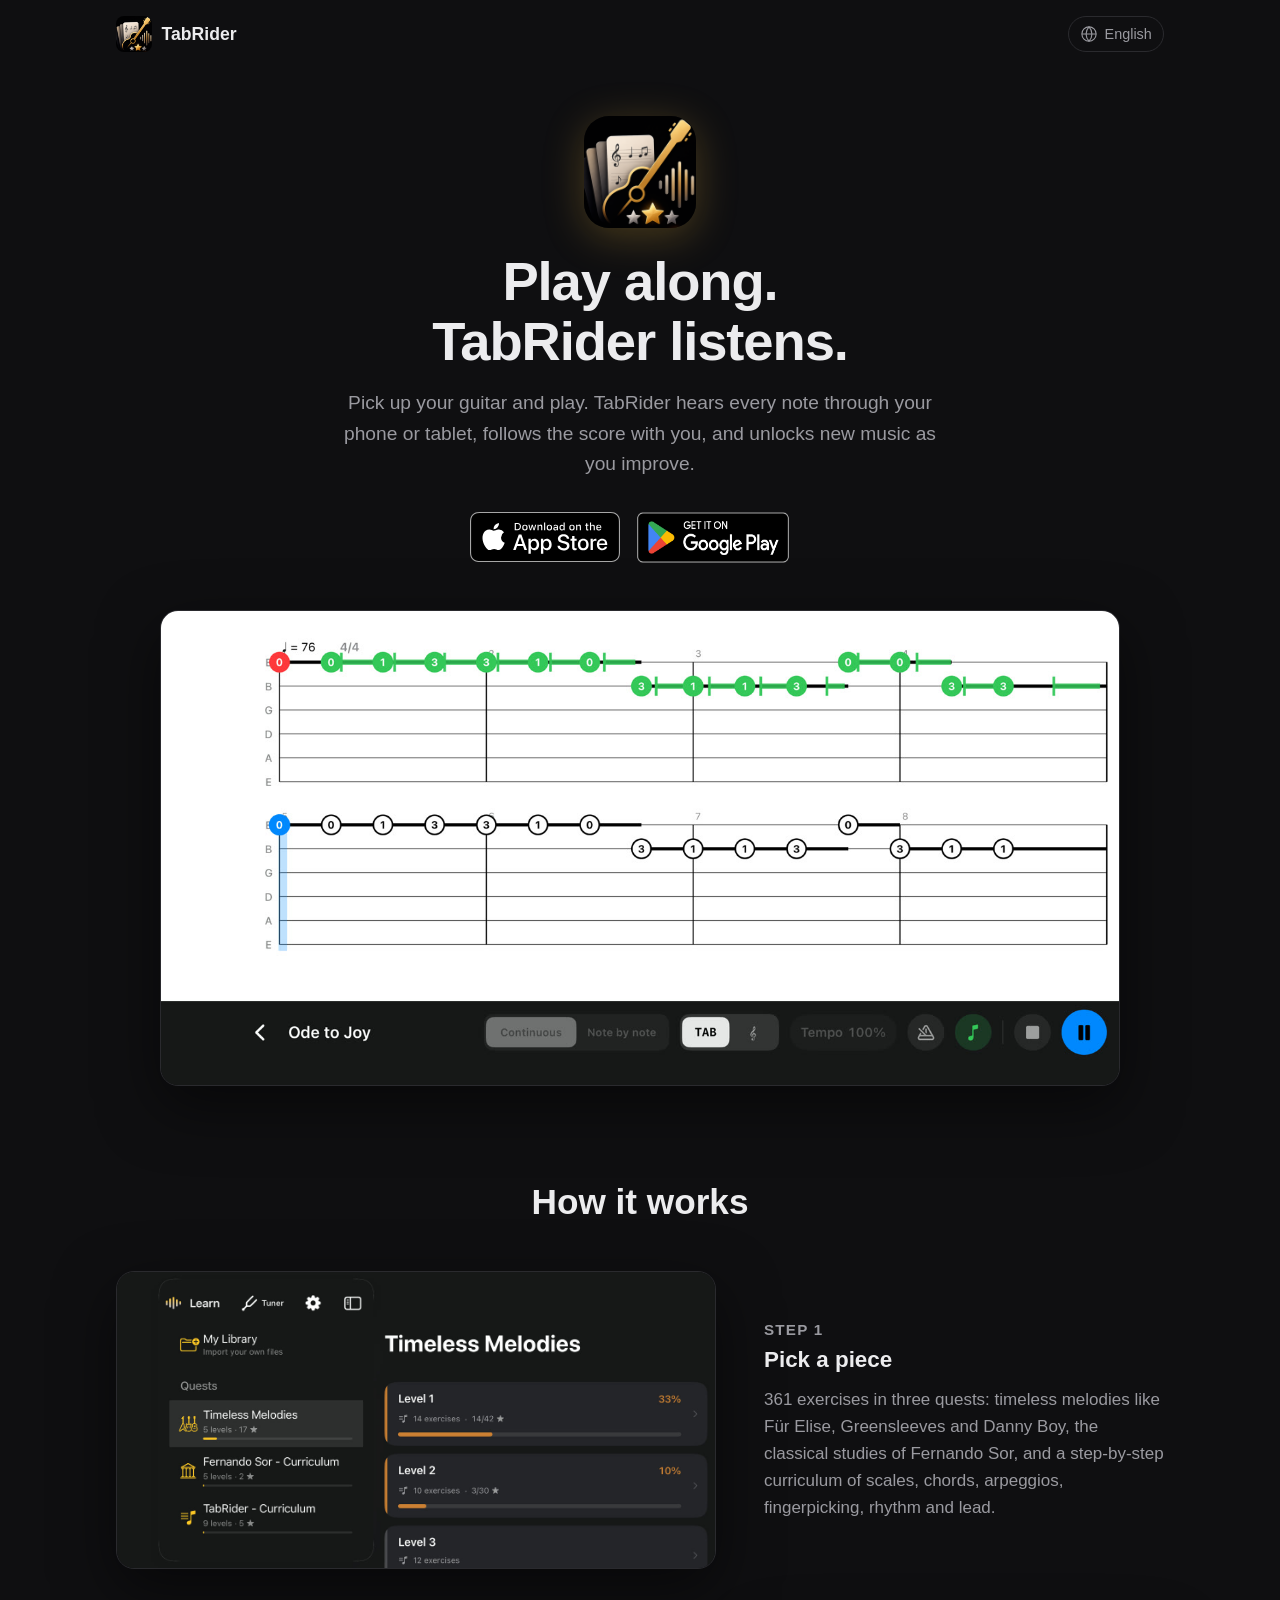
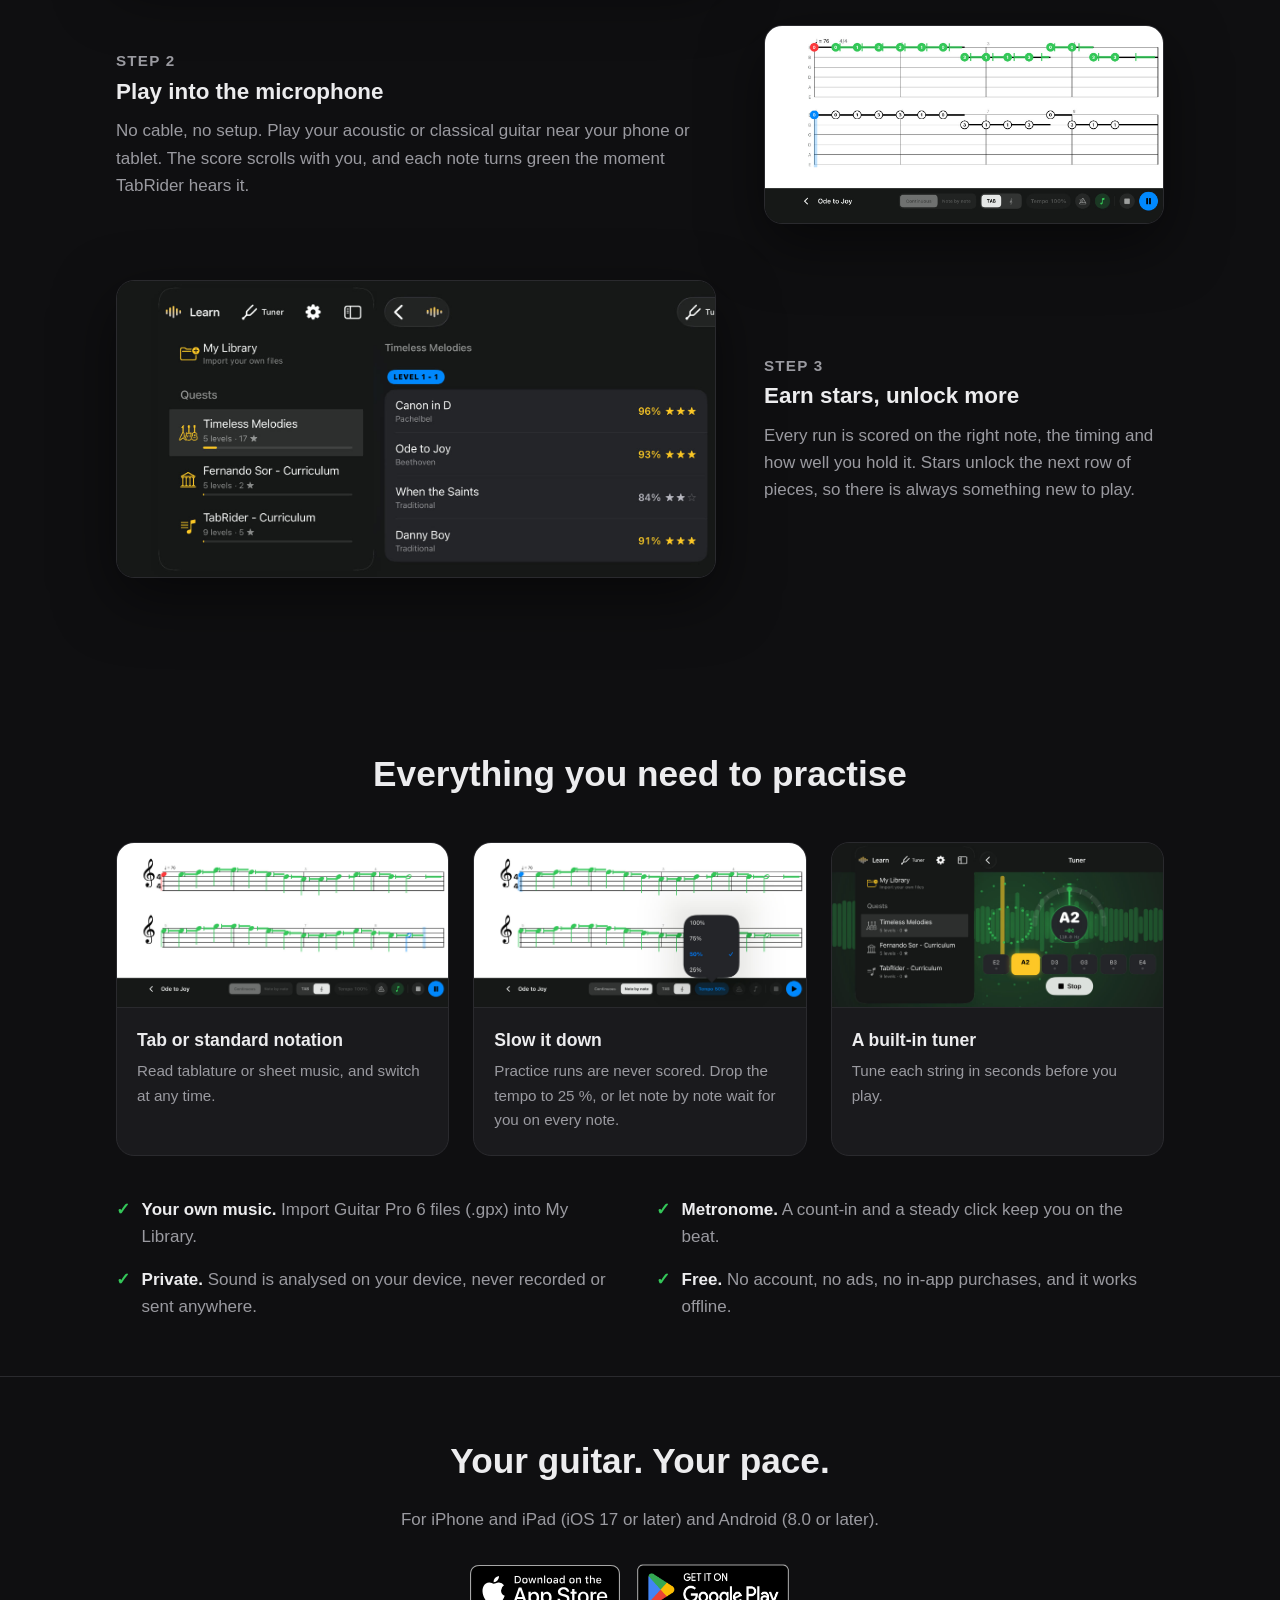
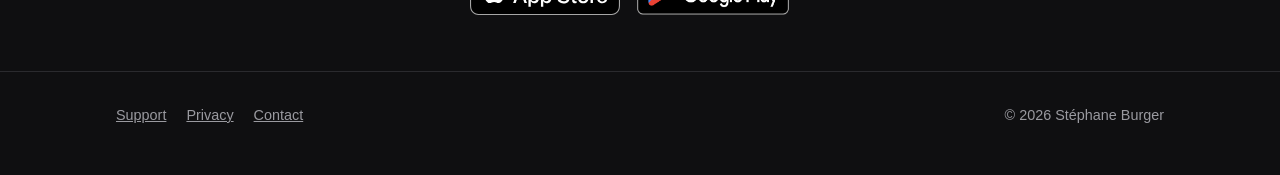
<file: index.html>
<!DOCTYPE html>
<html lang="en">
<head>
<meta charset="utf-8">
<meta name="viewport" content="width=device-width, initial-scale=1">
<title>TabRider — Learn guitar by playing</title>
<meta name="description" content="TabRider listens as you play your guitar, follows the score note by note, and unlocks new music as you improve. Free on iPhone, iPad and Android.">
<link rel="canonical" href="https://tabrider.app/">
<link rel="alternate" hreflang="en" href="https://tabrider.app/">
<link rel="alternate" hreflang="fr" href="https://tabrider.app/fr/">
<link rel="alternate" hreflang="es" href="https://tabrider.app/es/">
<link rel="alternate" hreflang="de" href="https://tabrider.app/de/">
<link rel="alternate" hreflang="zh-Hans" href="https://tabrider.app/zh-Hans/">
<link rel="alternate" hreflang="x-default" href="https://tabrider.app/">
<meta property="og:title" content="TabRider — Learn guitar by playing">
<meta property="og:description" content="Play along. TabRider listens, follows the score note by note, and unlocks new music as you improve.">
<meta property="og:image" content="https://tabrider.app/img/og.jpg">
<meta property="og:url" content="https://tabrider.app/">
<meta name="twitter:card" content="summary_large_image">
<link rel="icon" href="img/favicon-64.png">
<link rel="apple-touch-icon" href="img/apple-touch-icon.png">
<link rel="stylesheet" href="style.css">
<script>
// Root page only: open the site in the browser's language (English if it is not
// one of ours). A language picked from the menu is remembered and always wins.
(function () {
  var lang = null;
  try { lang = localStorage.getItem("lang"); } catch (e) {}
  var prefs = navigator.languages || [navigator.language || "en"];
  for (var i = 0; !lang && i < prefs.length; i++) {
    var code = prefs[i].toLowerCase();
    if (code.indexOf("zh") === 0) lang = "zh-Hans";
    else if (/^(en|fr|es|de)\b/.test(code)) lang = code.slice(0, 2);
  }
  if (lang && lang !== "en") location.replace(lang + "/");
})();
</script>
</head>
<body>

<header><div class="wrap">
  <a class="brand" href="./"><img src="img/favicon-64.png" alt="">TabRider</a>
  <details class="langs">
    <summary aria-label="Language"><svg viewBox="0 0 24 24" width="18" height="18" aria-hidden="true"><circle cx="12" cy="12" r="9.5"/><path d="M2.5 12h19M12 2.5c2.6 2.7 3.9 5.8 3.9 9.5s-1.3 6.8-3.9 9.5c-2.6-2.7-3.9-5.8-3.9-9.5s1.3-6.8 3.9-9.5z"/></svg>English</summary>
    <nav><strong>English</strong><a href="fr/" hreflang="fr">Français</a><a href="es/" hreflang="es">Español</a><a href="de/" hreflang="de">Deutsch</a><a href="zh-Hans/" hreflang="zh-Hans">简体中文</a></nav>
  </details>
</div></header>

<main>

<div class="hero"><div class="wrap">
  <img class="icon" src="img/icon-512.png" alt="TabRider app icon">
  <h1>Play along.<br>TabRider listens.</h1>
  <p class="lead">Pick up your guitar and play. TabRider hears every note through your phone or tablet,
    follows the score with you, and unlocks new music as you improve.</p>
  <div class="stores">
    <a href="https://apps.apple.com/app/id6775223307"><img class="appstore" src="img/badges/app-store-en.svg" alt="Download on the App Store"></a>
    <a href="https://play.google.com/store/apps/details?id=com.stephaneburger.tabrider"><img class="googleplay" src="img/badges/google-play-en.png" alt="Get it on Google Play"></a>
  </div>
  <img class="shot" src="img/en/session_tab.jpg" width="1400" height="693"
       alt="Ode to Joy in tablature: the notes already played are green">
</div></div>

<section><div class="wrap">
  <h2>How it works</h2>

  <div class="step">
    <img class="shot" src="img/en/learn.jpg" width="1400" height="693" loading="lazy"
         alt="The list of quests and the pieces of the first level">
    <div>
      <p class="num">STEP 1</p>
      <h3>Pick a piece</h3>
      <p>361 exercises in three quests: timeless melodies like Für Elise, Greensleeves and Danny Boy,
        the classical studies of Fernando Sor, and a step-by-step curriculum of scales, chords,
        arpeggios, fingerpicking, rhythm and lead.</p>
    </div>
  </div>

  <div class="step">
    <img class="shot" src="img/en/session_tab.jpg" width="1400" height="693" loading="lazy"
         alt="A piece being played: each note turns green when it is heard">
    <div>
      <p class="num">STEP 2</p>
      <h3>Play into the microphone</h3>
      <p>No cable, no setup. Play your acoustic or classical guitar near your phone or tablet. The score
        scrolls with you, and each note turns green the moment TabRider hears it.</p>
    </div>
  </div>

  <div class="step">
    <img class="shot" src="img/en/level.jpg" width="1400" height="693" loading="lazy"
         alt="Scores and stars for each piece of a level">
    <div>
      <p class="num">STEP 3</p>
      <h3>Earn stars, unlock more</h3>
      <p>Every run is scored on the right note, the timing and how well you hold it. Stars unlock the
        next row of pieces, so there is always something new to play.</p>
    </div>
  </div>
</div></section>

<section><div class="wrap">
  <h2>Everything you need to practise</h2>

  <div class="cards">
    <div class="card">
      <img src="img/en/session_notation.jpg" width="1400" height="693" loading="lazy" alt="A piece in standard notation">
      <div><h3>Tab or standard notation</h3><p>Read tablature or sheet music, and switch at any time.</p></div>
    </div>
    <div class="card">
      <img src="img/en/practice.jpg" width="1400" height="693" loading="lazy" alt="The tempo menu, from 100 % down to 25 %">
      <div><h3>Slow it down</h3><p>Practice runs are never scored. Drop the tempo to 25 %, or let note by note wait for you on every note.</p></div>
    </div>
    <div class="card">
      <img src="img/en/tuner.jpg" width="1400" height="693" loading="lazy" alt="The tuner showing the A string in tune">
      <div><h3>A built-in tuner</h3><p>Tune each string in seconds before you play.</p></div>
    </div>
  </div>

  <ul class="more">
    <li><strong>Your own music.</strong> Import Guitar Pro 6 files (.gpx) into My Library.</li>
    <li><strong>Metronome.</strong> A count-in and a steady click keep you on the beat.</li>
    <li><strong>Private.</strong> Sound is analysed on your device, never recorded or sent anywhere.</li>
    <li><strong>Free.</strong> No account, no ads, no in-app purchases, and it works offline.</li>
  </ul>
</div></section>

<section class="cta"><div class="wrap">
  <h2>Your guitar. Your pace.</h2>
  <p>For iPhone and iPad (iOS 17 or later) and Android (8.0 or later).</p>
  <div class="stores">
    <a href="https://apps.apple.com/app/id6775223307"><img class="appstore" src="img/badges/app-store-en.svg" alt="Download on the App Store"></a>
    <a href="https://play.google.com/store/apps/details?id=com.stephaneburger.tabrider"><img class="googleplay" src="img/badges/google-play-en.png" alt="Get it on Google Play"></a>
  </div>
</div></section>

</main>

<footer><div class="wrap">
  <nav><a href="support.html">Support</a><a href="privacy.html">Privacy</a><a href="mailto:burger.stephane@gmail.com">Contact</a></nav>
  <span>© 2026 Stéphane Burger</span>
</div></footer>

<script>
// Remember a language picked from the menu, so the root page never overrides it.
document.querySelectorAll(".langs a").forEach(function (a) {
  a.addEventListener("click", function () {
    try { localStorage.setItem("lang", a.hreflang); } catch (e) {}
  });
});
// Close the language menu when clicking anywhere else.
document.addEventListener("click", function (event) {
  var menu = document.querySelector(".langs");
  if (!menu.contains(event.target)) menu.open = false;
});
</script>

</body>
</html>
</file>
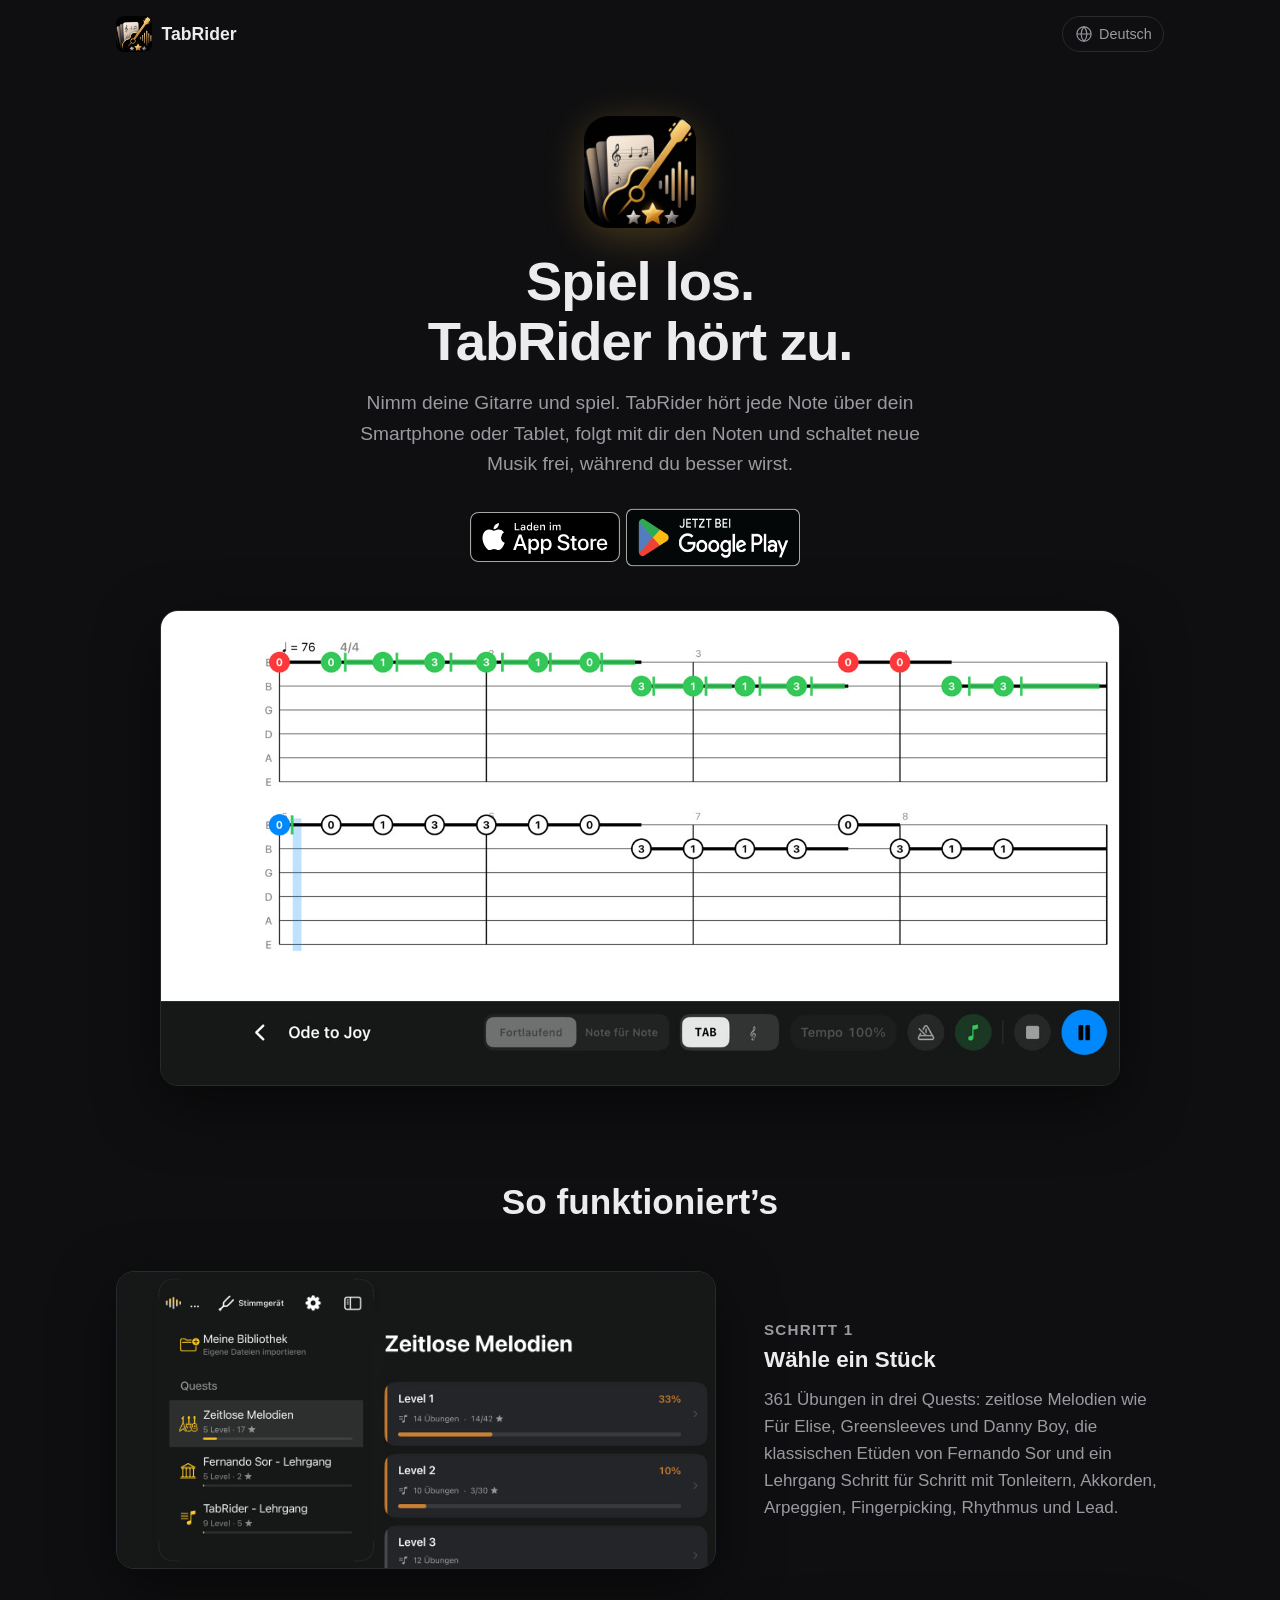
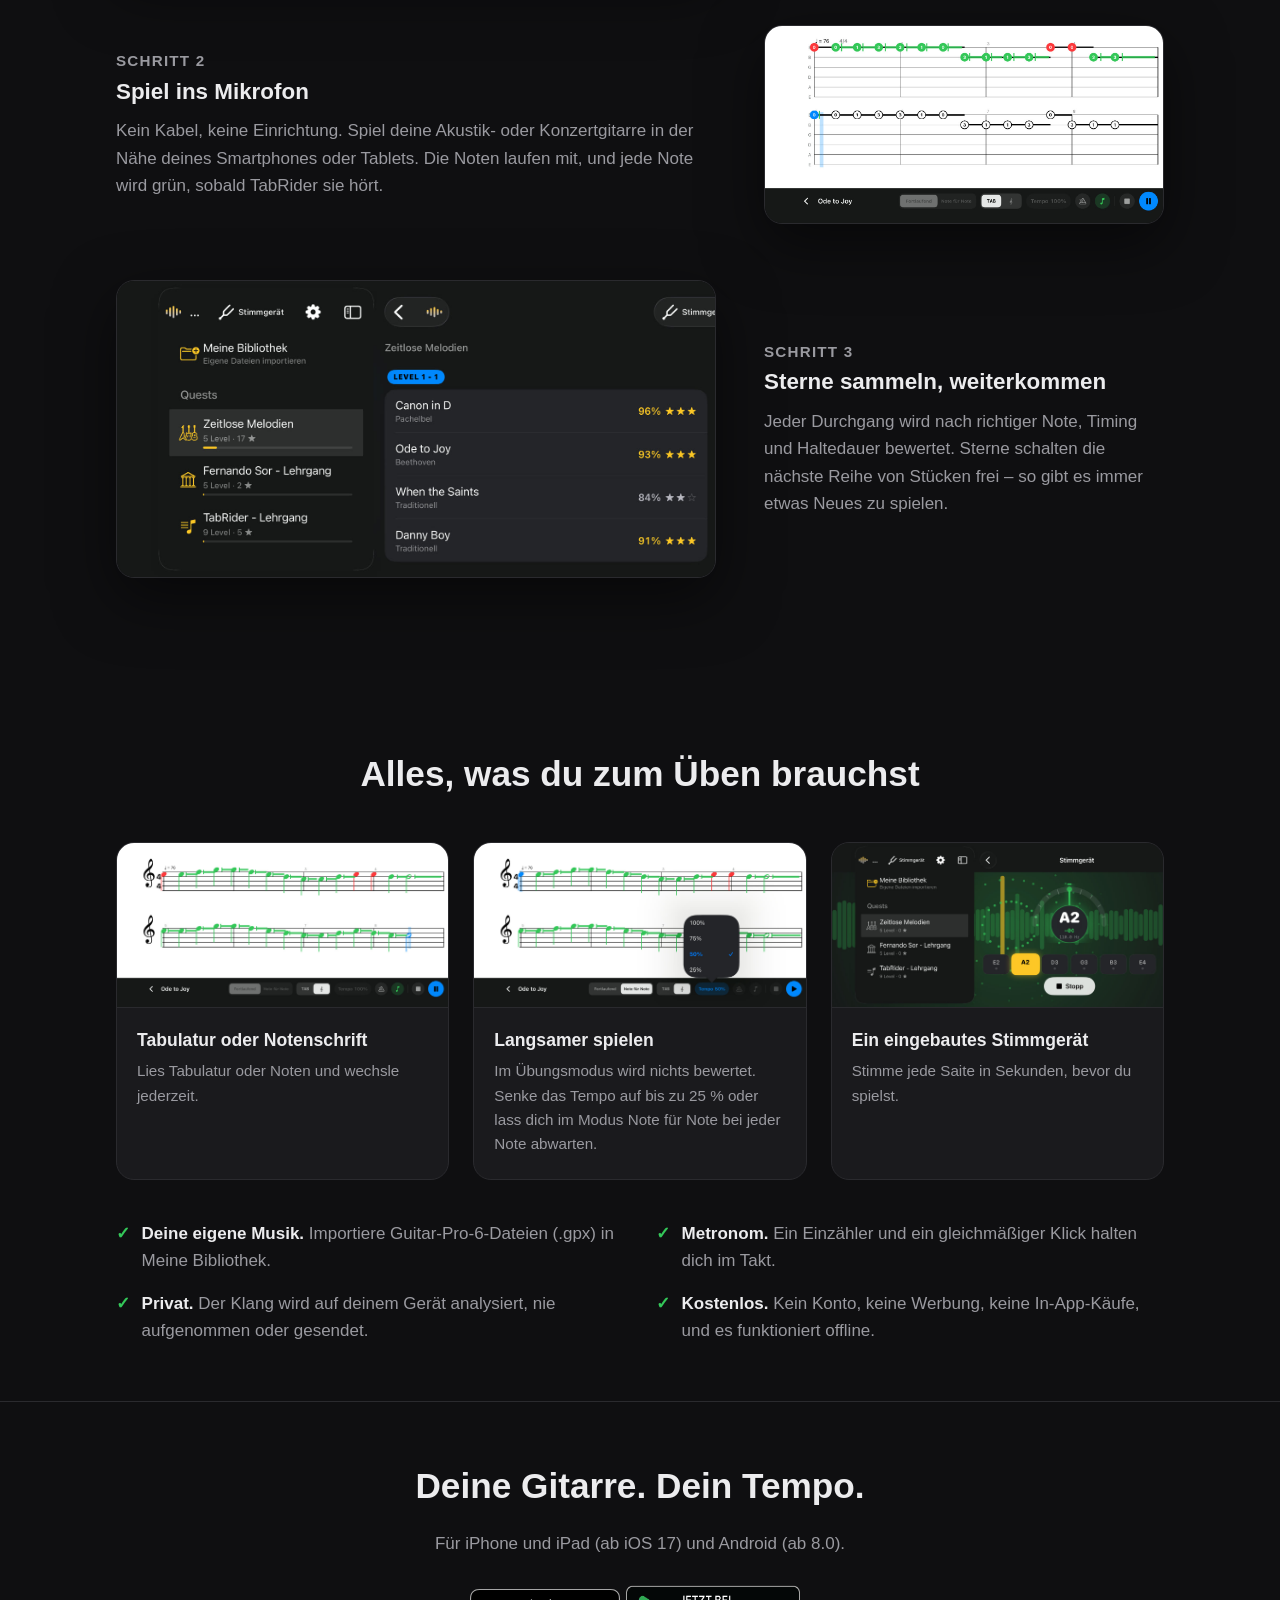
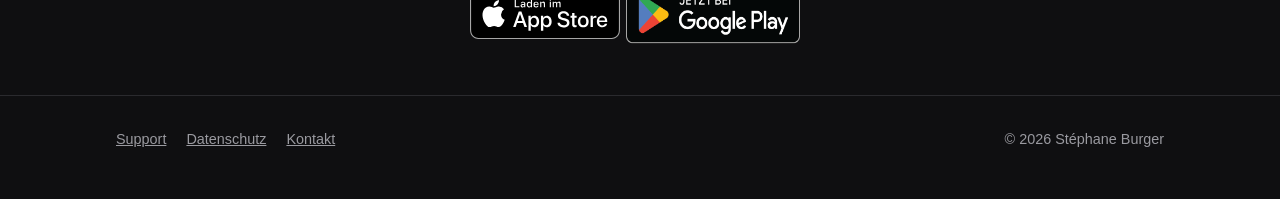
<file: de/index.html>
<!DOCTYPE html>
<html lang="de">
<head>
<meta charset="utf-8">
<meta name="viewport" content="width=device-width, initial-scale=1">
<title>TabRider — Gitarre lernen durch Spielen</title>
<meta name="description" content="TabRider hört dir beim Gitarrespielen zu, folgt den Noten Note für Note und schaltet neue Musik frei, während du besser wirst. Kostenlos für iPhone, iPad und Android.">
<link rel="canonical" href="https://tabrider.app/de/">
<link rel="alternate" hreflang="en" href="https://tabrider.app/">
<link rel="alternate" hreflang="fr" href="https://tabrider.app/fr/">
<link rel="alternate" hreflang="es" href="https://tabrider.app/es/">
<link rel="alternate" hreflang="de" href="https://tabrider.app/de/">
<link rel="alternate" hreflang="zh-Hans" href="https://tabrider.app/zh-Hans/">
<link rel="alternate" hreflang="x-default" href="https://tabrider.app/">
<meta property="og:title" content="TabRider — Gitarre lernen durch Spielen">
<meta property="og:description" content="Spiel los. TabRider hört zu, folgt den Noten Note für Note und schaltet neue Musik frei, während du besser wirst.">
<meta property="og:image" content="https://tabrider.app/img/og.jpg">
<meta property="og:url" content="https://tabrider.app/de/">
<meta name="twitter:card" content="summary_large_image">
<link rel="icon" href="../img/favicon-64.png">
<link rel="apple-touch-icon" href="../img/apple-touch-icon.png">
<link rel="stylesheet" href="../style.css">
</head>
<body>

<header><div class="wrap">
  <a class="brand" href="./"><img src="../img/favicon-64.png" alt="">TabRider</a>
  <details class="langs">
    <summary aria-label="Sprache"><svg viewBox="0 0 24 24" width="18" height="18" aria-hidden="true"><circle cx="12" cy="12" r="9.5"/><path d="M2.5 12h19M12 2.5c2.6 2.7 3.9 5.8 3.9 9.5s-1.3 6.8-3.9 9.5c-2.6-2.7-3.9-5.8-3.9-9.5s1.3-6.8 3.9-9.5z"/></svg>Deutsch</summary>
    <nav><a href="../" hreflang="en">English</a><a href="../fr/" hreflang="fr">Français</a><a href="../es/" hreflang="es">Español</a><strong>Deutsch</strong><a href="../zh-Hans/" hreflang="zh-Hans">简体中文</a></nav>
  </details>
</div></header>

<main>

<div class="hero"><div class="wrap">
  <img class="icon" src="../img/icon-512.png" alt="App-Symbol von TabRider">
  <h1>Spiel los.<br>TabRider hört zu.</h1>
  <p class="lead">Nimm deine Gitarre und spiel. TabRider hört jede Note über dein Smartphone oder Tablet,
    folgt mit dir den Noten und schaltet neue Musik frei, während du besser wirst.</p>
  <div class="stores">
    <a href="https://apps.apple.com/app/id6775223307"><img class="appstore" src="../img/badges/app-store-de.svg" alt="Laden im App Store"></a>
    <a href="https://play.google.com/store/apps/details?id=com.stephaneburger.tabrider"><img class="googleplay" src="../img/badges/google-play-de.png" alt="Jetzt bei Google Play"></a>
  </div>
  <img class="shot" src="../img/de/session_tab.jpg" width="1400" height="693"
       alt="Ode an die Freude als Tabulatur: bereits gespielte Noten sind grün">
</div></div>

<section><div class="wrap">
  <h2>So funktioniert’s</h2>

  <div class="step">
    <img class="shot" src="../img/de/learn.jpg" width="1400" height="693" loading="lazy"
         alt="Die Liste der Quests und die Stücke des ersten Levels">
    <div>
      <p class="num">SCHRITT 1</p>
      <h3>Wähle ein Stück</h3>
      <p>361 Übungen in drei Quests: zeitlose Melodien wie Für Elise, Greensleeves und Danny Boy, die
        klassischen Etüden von Fernando Sor und ein Lehrgang Schritt für Schritt mit Tonleitern,
        Akkorden, Arpeggien, Fingerpicking, Rhythmus und Lead.</p>
    </div>
  </div>

  <div class="step">
    <img class="shot" src="../img/de/session_tab.jpg" width="1400" height="693" loading="lazy"
         alt="Ein Stück wird gespielt: Jede Note wird grün, sobald sie erkannt wird">
    <div>
      <p class="num">SCHRITT 2</p>
      <h3>Spiel ins Mikrofon</h3>
      <p>Kein Kabel, keine Einrichtung. Spiel deine Akustik- oder Konzertgitarre in der Nähe deines
        Smartphones oder Tablets. Die Noten laufen mit, und jede Note wird grün, sobald TabRider sie hört.</p>
    </div>
  </div>

  <div class="step">
    <img class="shot" src="../img/de/level.jpg" width="1400" height="693" loading="lazy"
         alt="Ergebnisse und Sterne für jedes Stück eines Levels">
    <div>
      <p class="num">SCHRITT 3</p>
      <h3>Sterne sammeln, weiterkommen</h3>
      <p>Jeder Durchgang wird nach richtiger Note, Timing und Haltedauer bewertet. Sterne schalten die
        nächste Reihe von Stücken frei – so gibt es immer etwas Neues zu spielen.</p>
    </div>
  </div>
</div></section>

<section><div class="wrap">
  <h2>Alles, was du zum Üben brauchst</h2>

  <div class="cards">
    <div class="card">
      <img src="../img/de/session_notation.jpg" width="1400" height="693" loading="lazy" alt="Ein Stück in Notenschrift">
      <div><h3>Tabulatur oder Notenschrift</h3><p>Lies Tabulatur oder Noten und wechsle jederzeit.</p></div>
    </div>
    <div class="card">
      <img src="../img/de/practice.jpg" width="1400" height="693" loading="lazy" alt="Das Tempo-Menü, von 100 % bis 25 %">
      <div><h3>Langsamer spielen</h3><p>Im Übungsmodus wird nichts bewertet. Senke das Tempo auf bis zu 25 % oder lass dich im Modus Note für Note bei jeder Note abwarten.</p></div>
    </div>
    <div class="card">
      <img src="../img/de/tuner.jpg" width="1400" height="693" loading="lazy" alt="Das Stimmgerät: die A-Saite ist gestimmt">
      <div><h3>Ein eingebautes Stimmgerät</h3><p>Stimme jede Saite in Sekunden, bevor du spielst.</p></div>
    </div>
  </div>

  <ul class="more">
    <li><strong>Deine eigene Musik.</strong> Importiere Guitar-Pro-6-Dateien (.gpx) in Meine Bibliothek.</li>
    <li><strong>Metronom.</strong> Ein Einzähler und ein gleichmäßiger Klick halten dich im Takt.</li>
    <li><strong>Privat.</strong> Der Klang wird auf deinem Gerät analysiert, nie aufgenommen oder gesendet.</li>
    <li><strong>Kostenlos.</strong> Kein Konto, keine Werbung, keine In-App-Käufe, und es funktioniert offline.</li>
  </ul>
</div></section>

<section class="cta"><div class="wrap">
  <h2>Deine Gitarre. Dein Tempo.</h2>
  <p>Für iPhone und iPad (ab iOS 17) und Android (ab 8.0).</p>
  <div class="stores">
    <a href="https://apps.apple.com/app/id6775223307"><img class="appstore" src="../img/badges/app-store-de.svg" alt="Laden im App Store"></a>
    <a href="https://play.google.com/store/apps/details?id=com.stephaneburger.tabrider"><img class="googleplay" src="../img/badges/google-play-de.png" alt="Jetzt bei Google Play"></a>
  </div>
</div></section>

</main>

<footer><div class="wrap">
  <nav><a href="support.html">Support</a><a href="privacy.html">Datenschutz</a><a href="mailto:burger.stephane@gmail.com">Kontakt</a></nav>
  <span>© 2026 Stéphane Burger</span>
</div></footer>

<script>
// Remember a language picked from the menu, so the root page never overrides it.
document.querySelectorAll(".langs a").forEach(function (a) {
  a.addEventListener("click", function () {
    try { localStorage.setItem("lang", a.hreflang); } catch (e) {}
  });
});
// Close the language menu when clicking anywhere else.
document.addEventListener("click", function (event) {
  var menu = document.querySelector(".langs");
  if (!menu.contains(event.target)) menu.open = false;
});
</script>

</body>
</html>
</file>
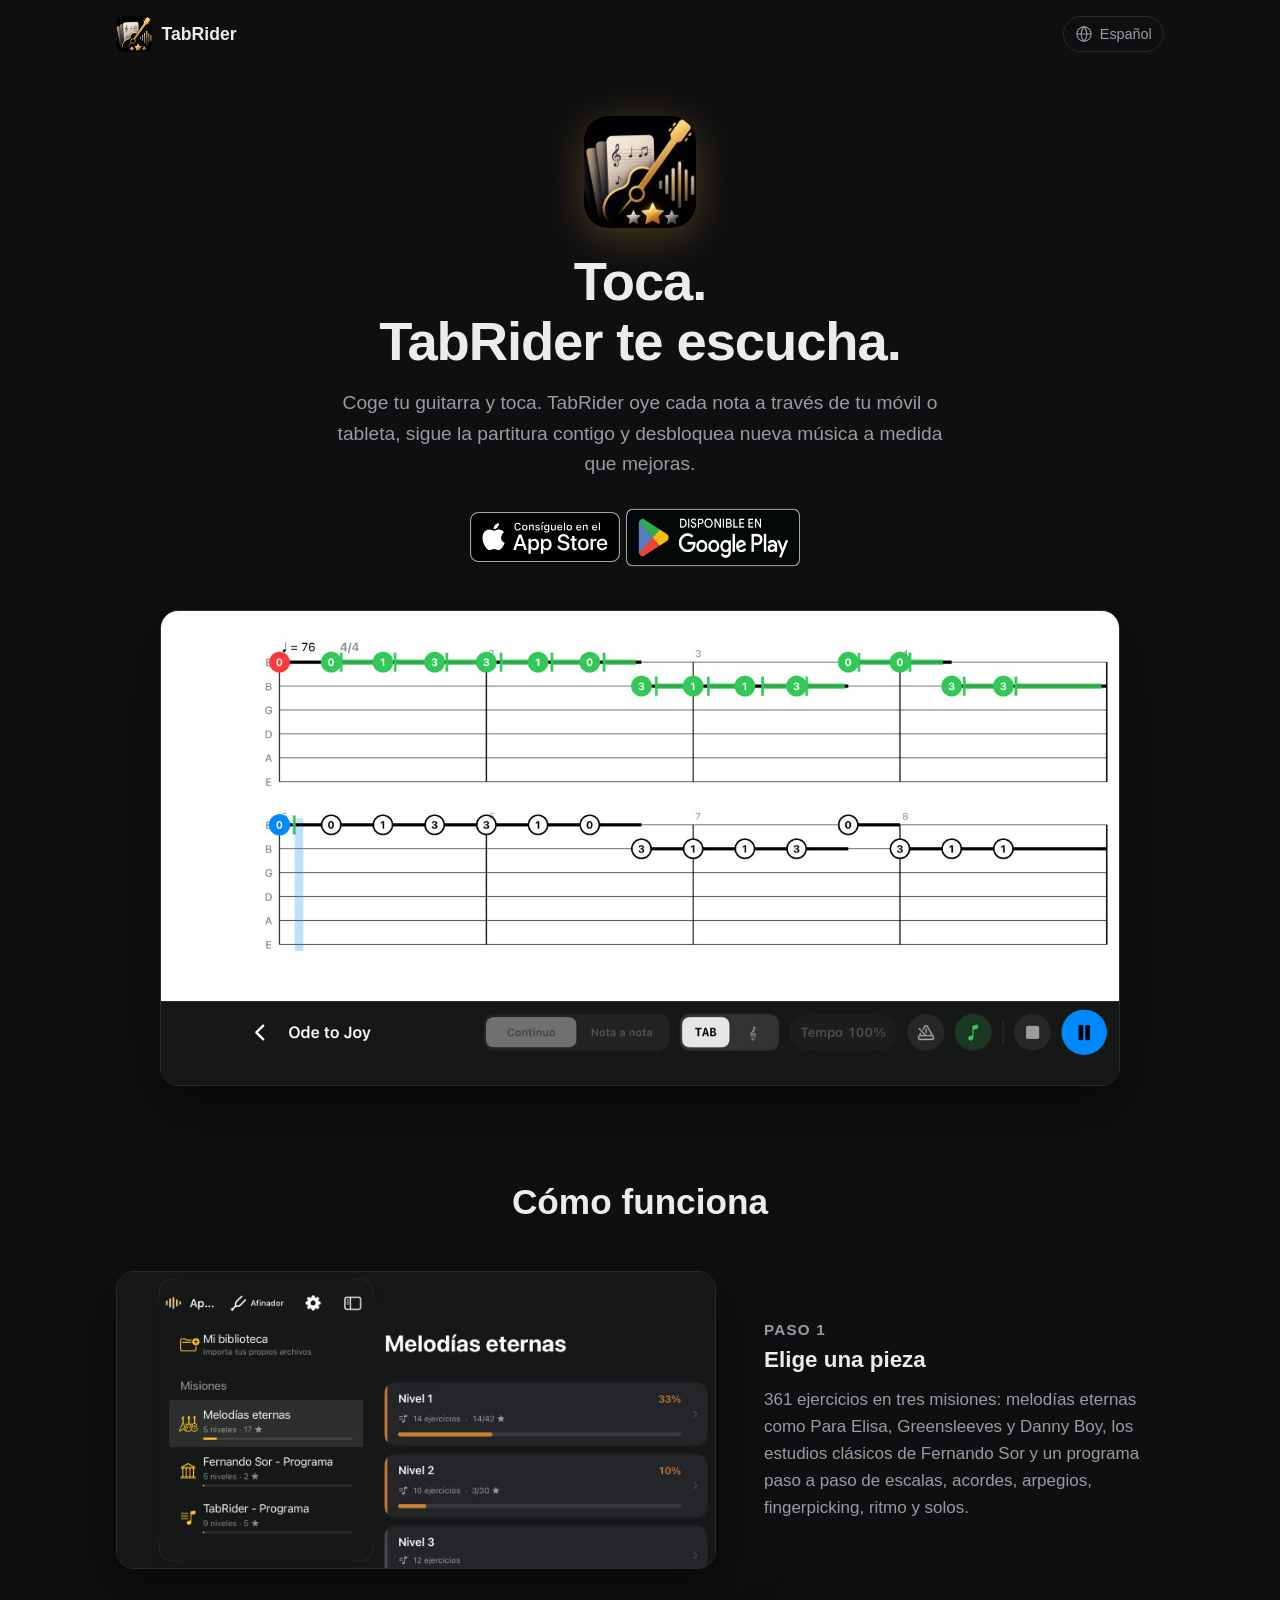
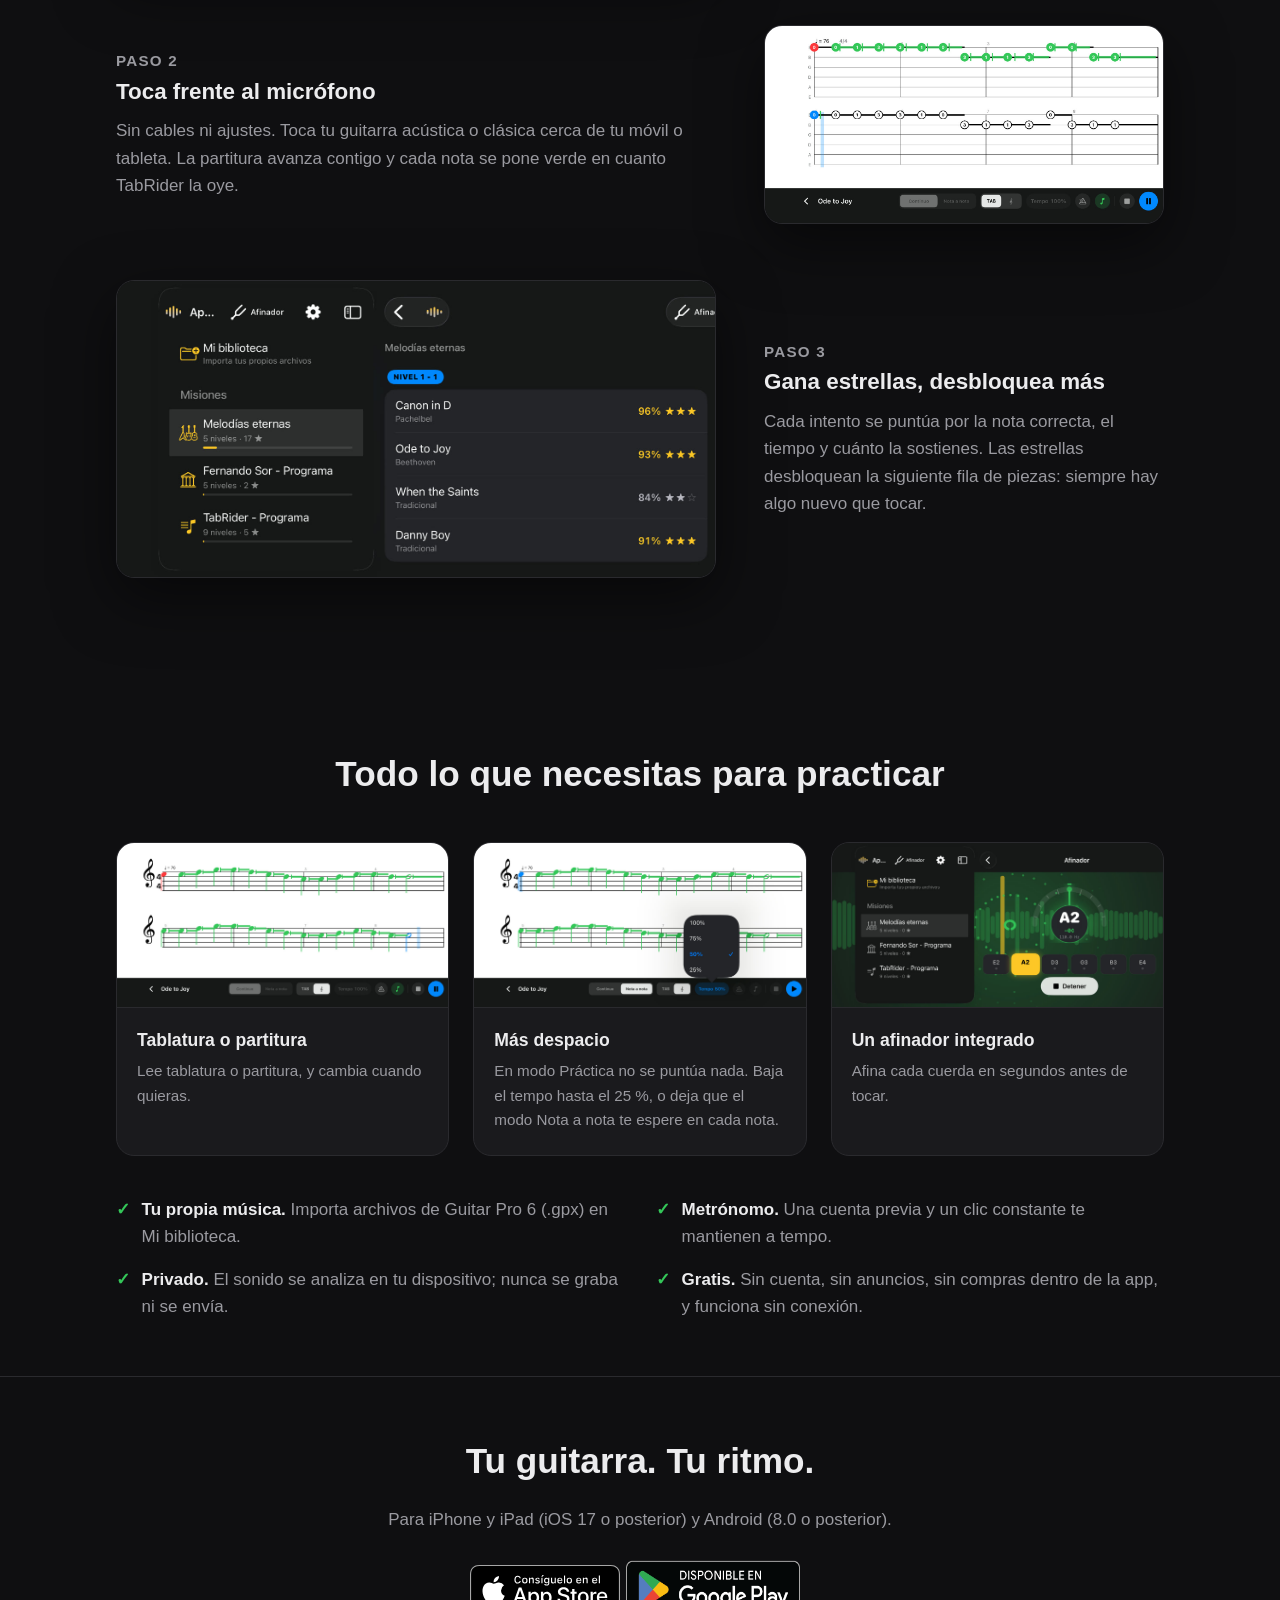
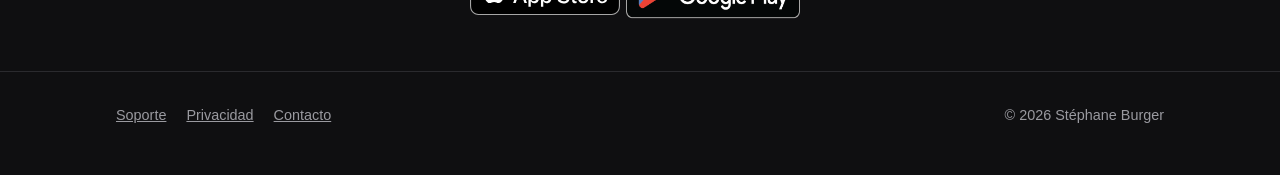
<file: es/index.html>
<!DOCTYPE html>
<html lang="es">
<head>
<meta charset="utf-8">
<meta name="viewport" content="width=device-width, initial-scale=1">
<title>TabRider — Aprende guitarra tocando</title>
<meta name="description" content="TabRider te escucha mientras tocas la guitarra, sigue la partitura nota a nota y desbloquea nueva música a medida que mejoras. Gratis en iPhone, iPad y Android.">
<link rel="canonical" href="https://tabrider.app/es/">
<link rel="alternate" hreflang="en" href="https://tabrider.app/">
<link rel="alternate" hreflang="fr" href="https://tabrider.app/fr/">
<link rel="alternate" hreflang="es" href="https://tabrider.app/es/">
<link rel="alternate" hreflang="de" href="https://tabrider.app/de/">
<link rel="alternate" hreflang="zh-Hans" href="https://tabrider.app/zh-Hans/">
<link rel="alternate" hreflang="x-default" href="https://tabrider.app/">
<meta property="og:title" content="TabRider — Aprende guitarra tocando">
<meta property="og:description" content="Toca. TabRider te escucha, sigue la partitura nota a nota y desbloquea nueva música a medida que mejoras.">
<meta property="og:image" content="https://tabrider.app/img/og.jpg">
<meta property="og:url" content="https://tabrider.app/es/">
<meta name="twitter:card" content="summary_large_image">
<link rel="icon" href="../img/favicon-64.png">
<link rel="apple-touch-icon" href="../img/apple-touch-icon.png">
<link rel="stylesheet" href="../style.css">
</head>
<body>

<header><div class="wrap">
  <a class="brand" href="./"><img src="../img/favicon-64.png" alt="">TabRider</a>
  <details class="langs">
    <summary aria-label="Idioma"><svg viewBox="0 0 24 24" width="18" height="18" aria-hidden="true"><circle cx="12" cy="12" r="9.5"/><path d="M2.5 12h19M12 2.5c2.6 2.7 3.9 5.8 3.9 9.5s-1.3 6.8-3.9 9.5c-2.6-2.7-3.9-5.8-3.9-9.5s1.3-6.8 3.9-9.5z"/></svg>Español</summary>
    <nav><a href="../" hreflang="en">English</a><a href="../fr/" hreflang="fr">Français</a><strong>Español</strong><a href="../de/" hreflang="de">Deutsch</a><a href="../zh-Hans/" hreflang="zh-Hans">简体中文</a></nav>
  </details>
</div></header>

<main>

<div class="hero"><div class="wrap">
  <img class="icon" src="../img/icon-512.png" alt="Icono de la app TabRider">
  <h1>Toca.<br>TabRider te escucha.</h1>
  <p class="lead">Coge tu guitarra y toca. TabRider oye cada nota a través de tu móvil o tableta, sigue la
    partitura contigo y desbloquea nueva música a medida que mejoras.</p>
  <div class="stores">
    <a href="https://apps.apple.com/app/id6775223307"><img class="appstore" src="../img/badges/app-store-es.svg" alt="Descargar en el App Store"></a>
    <a href="https://play.google.com/store/apps/details?id=com.stephaneburger.tabrider"><img class="googleplay" src="../img/badges/google-play-es.png" alt="Disponible en Google Play"></a>
  </div>
  <img class="shot" src="../img/es/session_tab.jpg" width="1400" height="693"
       alt="El Himno de la alegría en tablatura: las notas ya tocadas están en verde">
</div></div>

<section><div class="wrap">
  <h2>Cómo funciona</h2>

  <div class="step">
    <img class="shot" src="../img/es/learn.jpg" width="1400" height="693" loading="lazy"
         alt="La lista de misiones y las piezas del primer nivel">
    <div>
      <p class="num">PASO 1</p>
      <h3>Elige una pieza</h3>
      <p>361 ejercicios en tres misiones: melodías eternas como Para Elisa, Greensleeves y Danny Boy,
        los estudios clásicos de Fernando Sor y un programa paso a paso de escalas, acordes,
        arpegios, fingerpicking, ritmo y solos.</p>
    </div>
  </div>

  <div class="step">
    <img class="shot" src="../img/es/session_tab.jpg" width="1400" height="693" loading="lazy"
         alt="Una pieza en curso: cada nota se pone verde en cuanto se oye">
    <div>
      <p class="num">PASO 2</p>
      <h3>Toca frente al micrófono</h3>
      <p>Sin cables ni ajustes. Toca tu guitarra acústica o clásica cerca de tu móvil o tableta. La
        partitura avanza contigo y cada nota se pone verde en cuanto TabRider la oye.</p>
    </div>
  </div>

  <div class="step">
    <img class="shot" src="../img/es/level.jpg" width="1400" height="693" loading="lazy"
         alt="Puntuaciones y estrellas de cada pieza de un nivel">
    <div>
      <p class="num">PASO 3</p>
      <h3>Gana estrellas, desbloquea más</h3>
      <p>Cada intento se puntúa por la nota correcta, el tiempo y cuánto la sostienes. Las estrellas
        desbloquean la siguiente fila de piezas: siempre hay algo nuevo que tocar.</p>
    </div>
  </div>
</div></section>

<section><div class="wrap">
  <h2>Todo lo que necesitas para practicar</h2>

  <div class="cards">
    <div class="card">
      <img src="../img/es/session_notation.jpg" width="1400" height="693" loading="lazy" alt="Una pieza en notación estándar">
      <div><h3>Tablatura o partitura</h3><p>Lee tablatura o partitura, y cambia cuando quieras.</p></div>
    </div>
    <div class="card">
      <img src="../img/es/practice.jpg" width="1400" height="693" loading="lazy" alt="El menú de tempo, del 100 % al 25 %">
      <div><h3>Más despacio</h3><p>En modo Práctica no se puntúa nada. Baja el tempo hasta el 25 %, o deja que el modo Nota a nota te espere en cada nota.</p></div>
    </div>
    <div class="card">
      <img src="../img/es/tuner.jpg" width="1400" height="693" loading="lazy" alt="El afinador: la cuerda La está afinada">
      <div><h3>Un afinador integrado</h3><p>Afina cada cuerda en segundos antes de tocar.</p></div>
    </div>
  </div>

  <ul class="more">
    <li><strong>Tu propia música.</strong> Importa archivos de Guitar Pro 6 (.gpx) en Mi biblioteca.</li>
    <li><strong>Metrónomo.</strong> Una cuenta previa y un clic constante te mantienen a tempo.</li>
    <li><strong>Privado.</strong> El sonido se analiza en tu dispositivo; nunca se graba ni se envía.</li>
    <li><strong>Gratis.</strong> Sin cuenta, sin anuncios, sin compras dentro de la app, y funciona sin conexión.</li>
  </ul>
</div></section>

<section class="cta"><div class="wrap">
  <h2>Tu guitarra. Tu ritmo.</h2>
  <p>Para iPhone y iPad (iOS 17 o posterior) y Android (8.0 o posterior).</p>
  <div class="stores">
    <a href="https://apps.apple.com/app/id6775223307"><img class="appstore" src="../img/badges/app-store-es.svg" alt="Descargar en el App Store"></a>
    <a href="https://play.google.com/store/apps/details?id=com.stephaneburger.tabrider"><img class="googleplay" src="../img/badges/google-play-es.png" alt="Disponible en Google Play"></a>
  </div>
</div></section>

</main>

<footer><div class="wrap">
  <nav><a href="support.html">Soporte</a><a href="privacy.html">Privacidad</a><a href="mailto:burger.stephane@gmail.com">Contacto</a></nav>
  <span>© 2026 Stéphane Burger</span>
</div></footer>

<script>
// Remember a language picked from the menu, so the root page never overrides it.
document.querySelectorAll(".langs a").forEach(function (a) {
  a.addEventListener("click", function () {
    try { localStorage.setItem("lang", a.hreflang); } catch (e) {}
  });
});
// Close the language menu when clicking anywhere else.
document.addEventListener("click", function (event) {
  var menu = document.querySelector(".langs");
  if (!menu.contains(event.target)) menu.open = false;
});
</script>

</body>
</html>
</file>
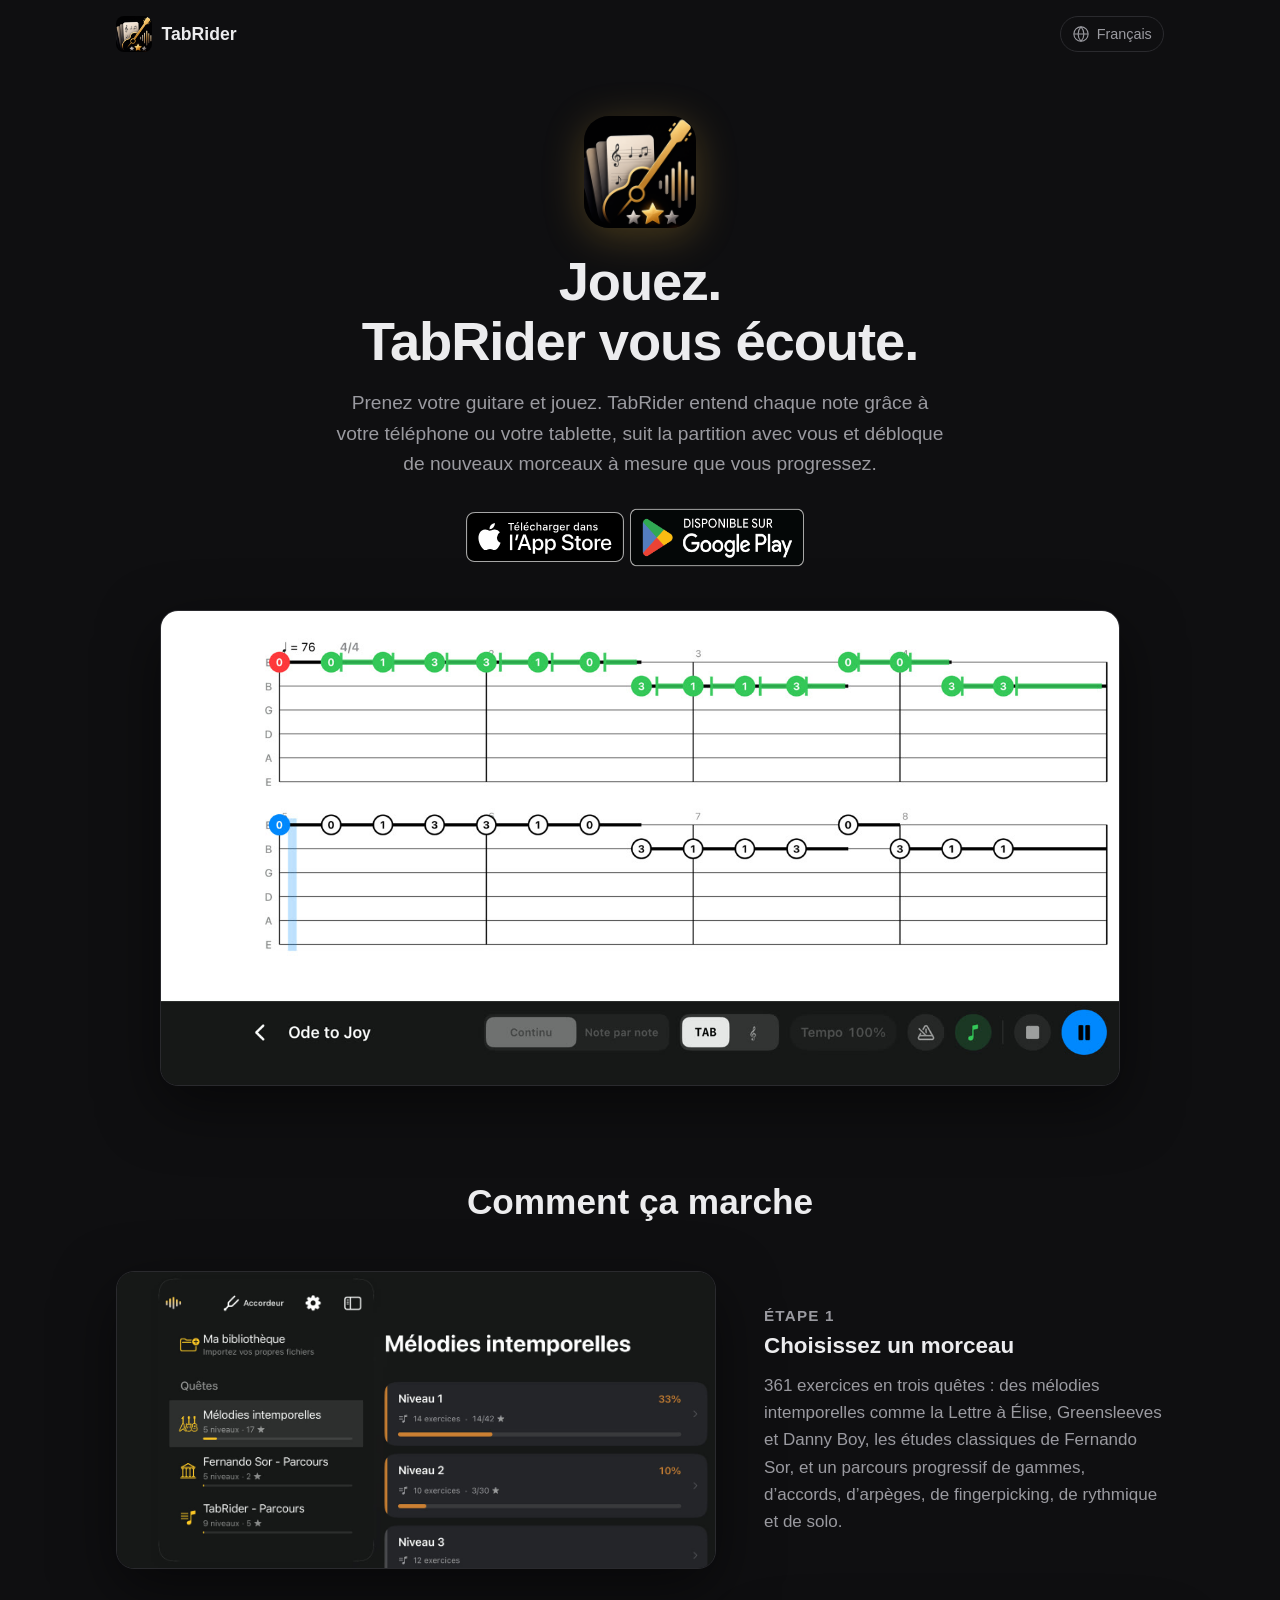
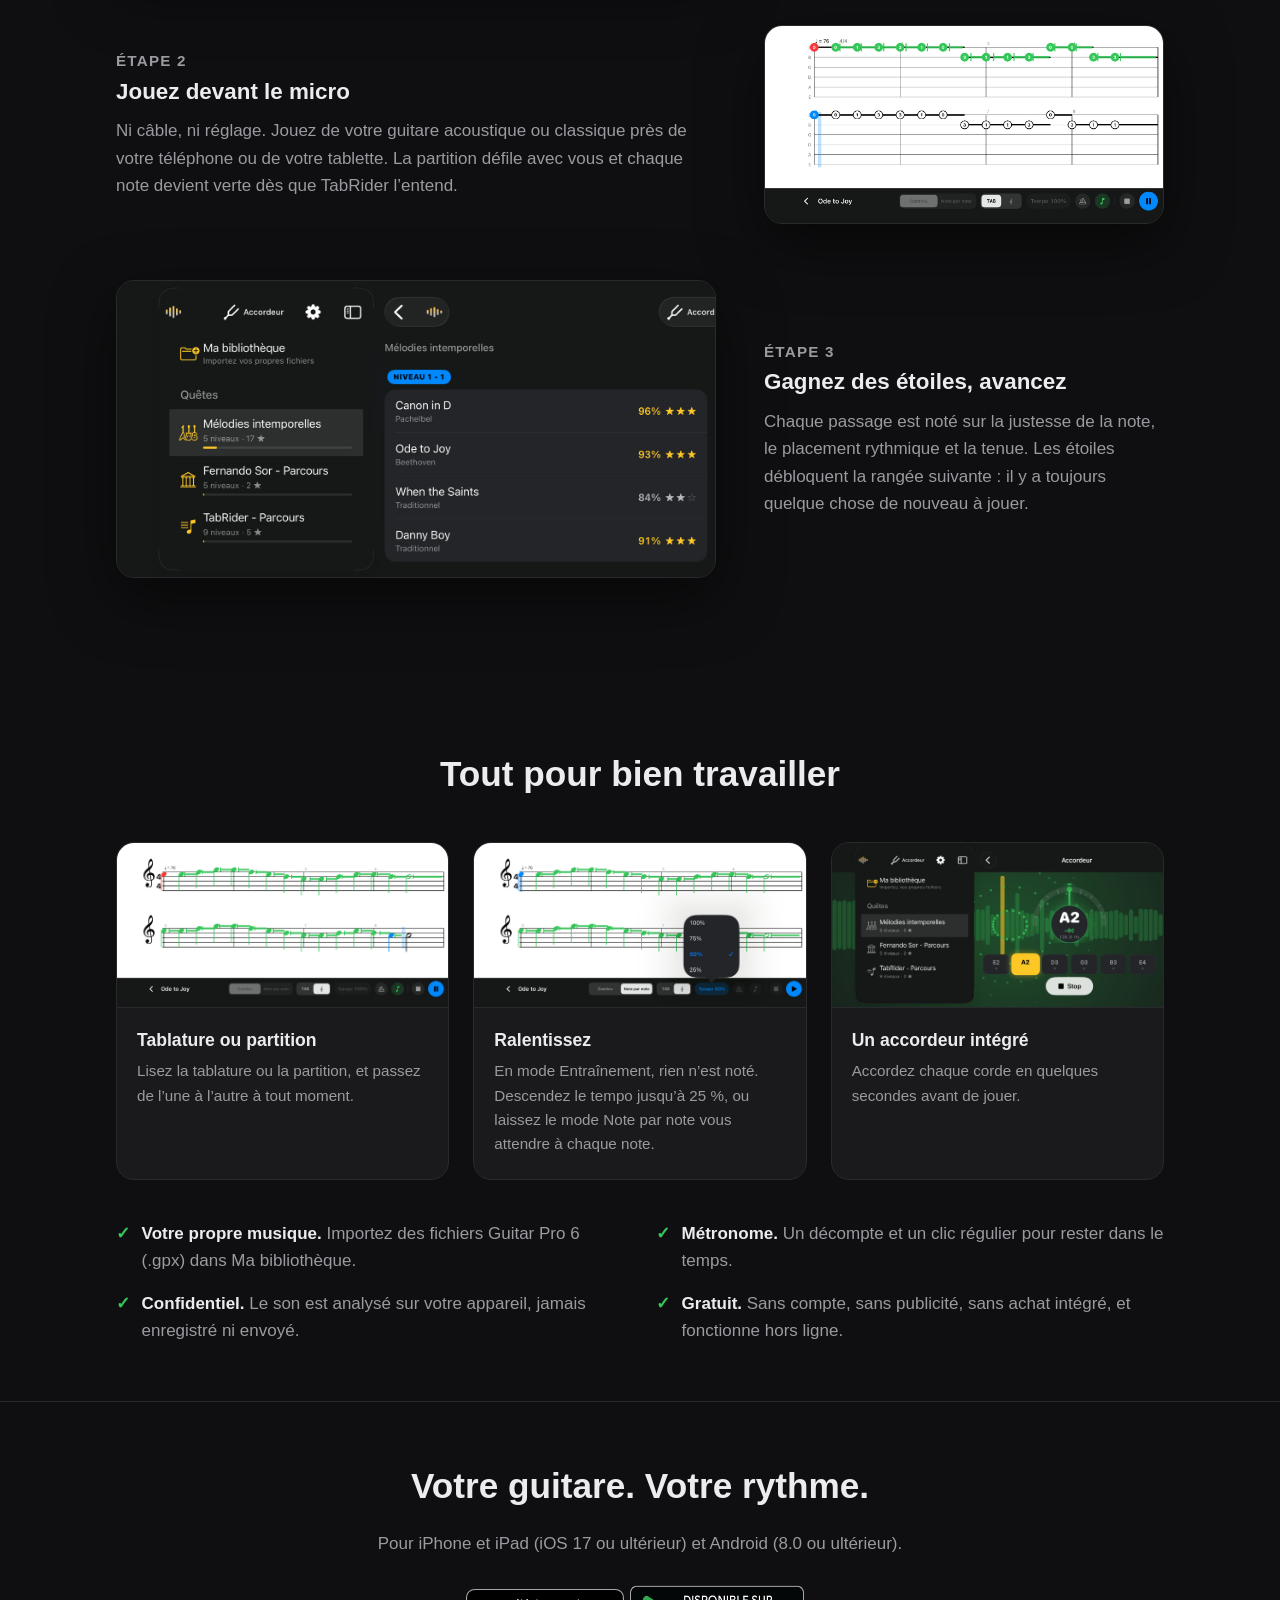
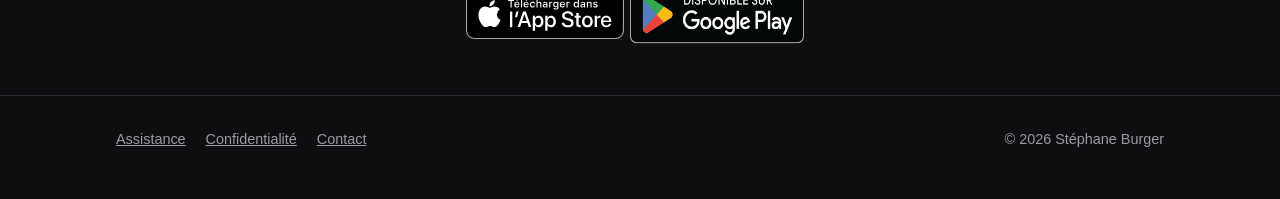
<file: fr/index.html>
<!DOCTYPE html>
<html lang="fr">
<head>
<meta charset="utf-8">
<meta name="viewport" content="width=device-width, initial-scale=1">
<title>TabRider — Apprendre la guitare en jouant</title>
<meta name="description" content="TabRider vous écoute jouer de la guitare, suit la partition note par note et débloque de nouveaux morceaux à mesure que vous progressez. Gratuit sur iPhone, iPad et Android.">
<link rel="canonical" href="https://tabrider.app/fr/">
<link rel="alternate" hreflang="en" href="https://tabrider.app/">
<link rel="alternate" hreflang="fr" href="https://tabrider.app/fr/">
<link rel="alternate" hreflang="es" href="https://tabrider.app/es/">
<link rel="alternate" hreflang="de" href="https://tabrider.app/de/">
<link rel="alternate" hreflang="zh-Hans" href="https://tabrider.app/zh-Hans/">
<link rel="alternate" hreflang="x-default" href="https://tabrider.app/">
<meta property="og:title" content="TabRider — Apprendre la guitare en jouant">
<meta property="og:description" content="Jouez. TabRider vous écoute, suit la partition note par note et débloque de nouveaux morceaux à mesure que vous progressez.">
<meta property="og:image" content="https://tabrider.app/img/og.jpg">
<meta property="og:url" content="https://tabrider.app/fr/">
<meta name="twitter:card" content="summary_large_image">
<link rel="icon" href="../img/favicon-64.png">
<link rel="apple-touch-icon" href="../img/apple-touch-icon.png">
<link rel="stylesheet" href="../style.css">
</head>
<body>

<header><div class="wrap">
  <a class="brand" href="./"><img src="../img/favicon-64.png" alt="">TabRider</a>
  <details class="langs">
    <summary aria-label="Langue"><svg viewBox="0 0 24 24" width="18" height="18" aria-hidden="true"><circle cx="12" cy="12" r="9.5"/><path d="M2.5 12h19M12 2.5c2.6 2.7 3.9 5.8 3.9 9.5s-1.3 6.8-3.9 9.5c-2.6-2.7-3.9-5.8-3.9-9.5s1.3-6.8 3.9-9.5z"/></svg>Français</summary>
    <nav><a href="../" hreflang="en">English</a><strong>Français</strong><a href="../es/" hreflang="es">Español</a><a href="../de/" hreflang="de">Deutsch</a><a href="../zh-Hans/" hreflang="zh-Hans">简体中文</a></nav>
  </details>
</div></header>

<main>

<div class="hero"><div class="wrap">
  <img class="icon" src="../img/icon-512.png" alt="Icône de l’app TabRider">
  <h1>Jouez.<br>TabRider vous écoute.</h1>
  <p class="lead">Prenez votre guitare et jouez. TabRider entend chaque note grâce à votre téléphone ou votre
    tablette, suit la partition avec vous et débloque de nouveaux morceaux à mesure que vous progressez.</p>
  <div class="stores">
    <a href="https://apps.apple.com/app/id6775223307"><img class="appstore" src="../img/badges/app-store-fr.svg" alt="Télécharger dans l’App Store"></a>
    <a href="https://play.google.com/store/apps/details?id=com.stephaneburger.tabrider"><img class="googleplay" src="../img/badges/google-play-fr.png" alt="Disponible sur Google Play"></a>
  </div>
  <img class="shot" src="../img/fr/session_tab.jpg" width="1400" height="693"
       alt="L’Hymne à la joie en tablature : les notes déjà jouées sont vertes">
</div></div>

<section><div class="wrap">
  <h2>Comment ça marche</h2>

  <div class="step">
    <img class="shot" src="../img/fr/learn.jpg" width="1400" height="693" loading="lazy"
         alt="La liste des quêtes et les morceaux du premier niveau">
    <div>
      <p class="num">ÉTAPE 1</p>
      <h3>Choisissez un morceau</h3>
      <p>361 exercices en trois quêtes : des mélodies intemporelles comme la Lettre à Élise, Greensleeves
        et Danny Boy, les études classiques de Fernando Sor, et un parcours progressif de gammes,
        d’accords, d’arpèges, de fingerpicking, de rythmique et de solo.</p>
    </div>
  </div>

  <div class="step">
    <img class="shot" src="../img/fr/session_tab.jpg" width="1400" height="693" loading="lazy"
         alt="Un morceau en cours : chaque note devient verte dès qu’elle est entendue">
    <div>
      <p class="num">ÉTAPE 2</p>
      <h3>Jouez devant le micro</h3>
      <p>Ni câble, ni réglage. Jouez de votre guitare acoustique ou classique près de votre téléphone
        ou de votre tablette. La partition défile avec vous et chaque note devient verte dès que TabRider l’entend.</p>
    </div>
  </div>

  <div class="step">
    <img class="shot" src="../img/fr/level.jpg" width="1400" height="693" loading="lazy"
         alt="Scores et étoiles pour chaque morceau d’un niveau">
    <div>
      <p class="num">ÉTAPE 3</p>
      <h3>Gagnez des étoiles, avancez</h3>
      <p>Chaque passage est noté sur la justesse de la note, le placement rythmique et la tenue. Les
        étoiles débloquent la rangée suivante : il y a toujours quelque chose de nouveau à jouer.</p>
    </div>
  </div>
</div></section>

<section><div class="wrap">
  <h2>Tout pour bien travailler</h2>

  <div class="cards">
    <div class="card">
      <img src="../img/fr/session_notation.jpg" width="1400" height="693" loading="lazy" alt="Un morceau en notation classique">
      <div><h3>Tablature ou partition</h3><p>Lisez la tablature ou la partition, et passez de l’une à l’autre à tout moment.</p></div>
    </div>
    <div class="card">
      <img src="../img/fr/practice.jpg" width="1400" height="693" loading="lazy" alt="Le menu du tempo, de 100 % à 25 %">
      <div><h3>Ralentissez</h3><p>En mode Entraînement, rien n’est noté. Descendez le tempo jusqu’à 25 %, ou laissez le mode Note par note vous attendre à chaque note.</p></div>
    </div>
    <div class="card">
      <img src="../img/fr/tuner.jpg" width="1400" height="693" loading="lazy" alt="L’accordeur : la corde de la est juste">
      <div><h3>Un accordeur intégré</h3><p>Accordez chaque corde en quelques secondes avant de jouer.</p></div>
    </div>
  </div>

  <ul class="more">
    <li><strong>Votre propre musique.</strong> Importez des fichiers Guitar Pro 6 (.gpx) dans Ma bibliothèque.</li>
    <li><strong>Métronome.</strong> Un décompte et un clic régulier pour rester dans le temps.</li>
    <li><strong>Confidentiel.</strong> Le son est analysé sur votre appareil, jamais enregistré ni envoyé.</li>
    <li><strong>Gratuit.</strong> Sans compte, sans publicité, sans achat intégré, et fonctionne hors ligne.</li>
  </ul>
</div></section>

<section class="cta"><div class="wrap">
  <h2>Votre guitare. Votre rythme.</h2>
  <p>Pour iPhone et iPad (iOS 17 ou ultérieur) et Android (8.0 ou ultérieur).</p>
  <div class="stores">
    <a href="https://apps.apple.com/app/id6775223307"><img class="appstore" src="../img/badges/app-store-fr.svg" alt="Télécharger dans l’App Store"></a>
    <a href="https://play.google.com/store/apps/details?id=com.stephaneburger.tabrider"><img class="googleplay" src="../img/badges/google-play-fr.png" alt="Disponible sur Google Play"></a>
  </div>
</div></section>

</main>

<footer><div class="wrap">
  <nav><a href="support.html">Assistance</a><a href="privacy.html">Confidentialité</a><a href="mailto:burger.stephane@gmail.com">Contact</a></nav>
  <span>© 2026 Stéphane Burger</span>
</div></footer>

<script>
// Remember a language picked from the menu, so the root page never overrides it.
document.querySelectorAll(".langs a").forEach(function (a) {
  a.addEventListener("click", function () {
    try { localStorage.setItem("lang", a.hreflang); } catch (e) {}
  });
});
// Close the language menu when clicking anywhere else.
document.addEventListener("click", function (event) {
  var menu = document.querySelector(".langs");
  if (!menu.contains(event.target)) menu.open = false;
});
</script>

</body>
</html>
</file>
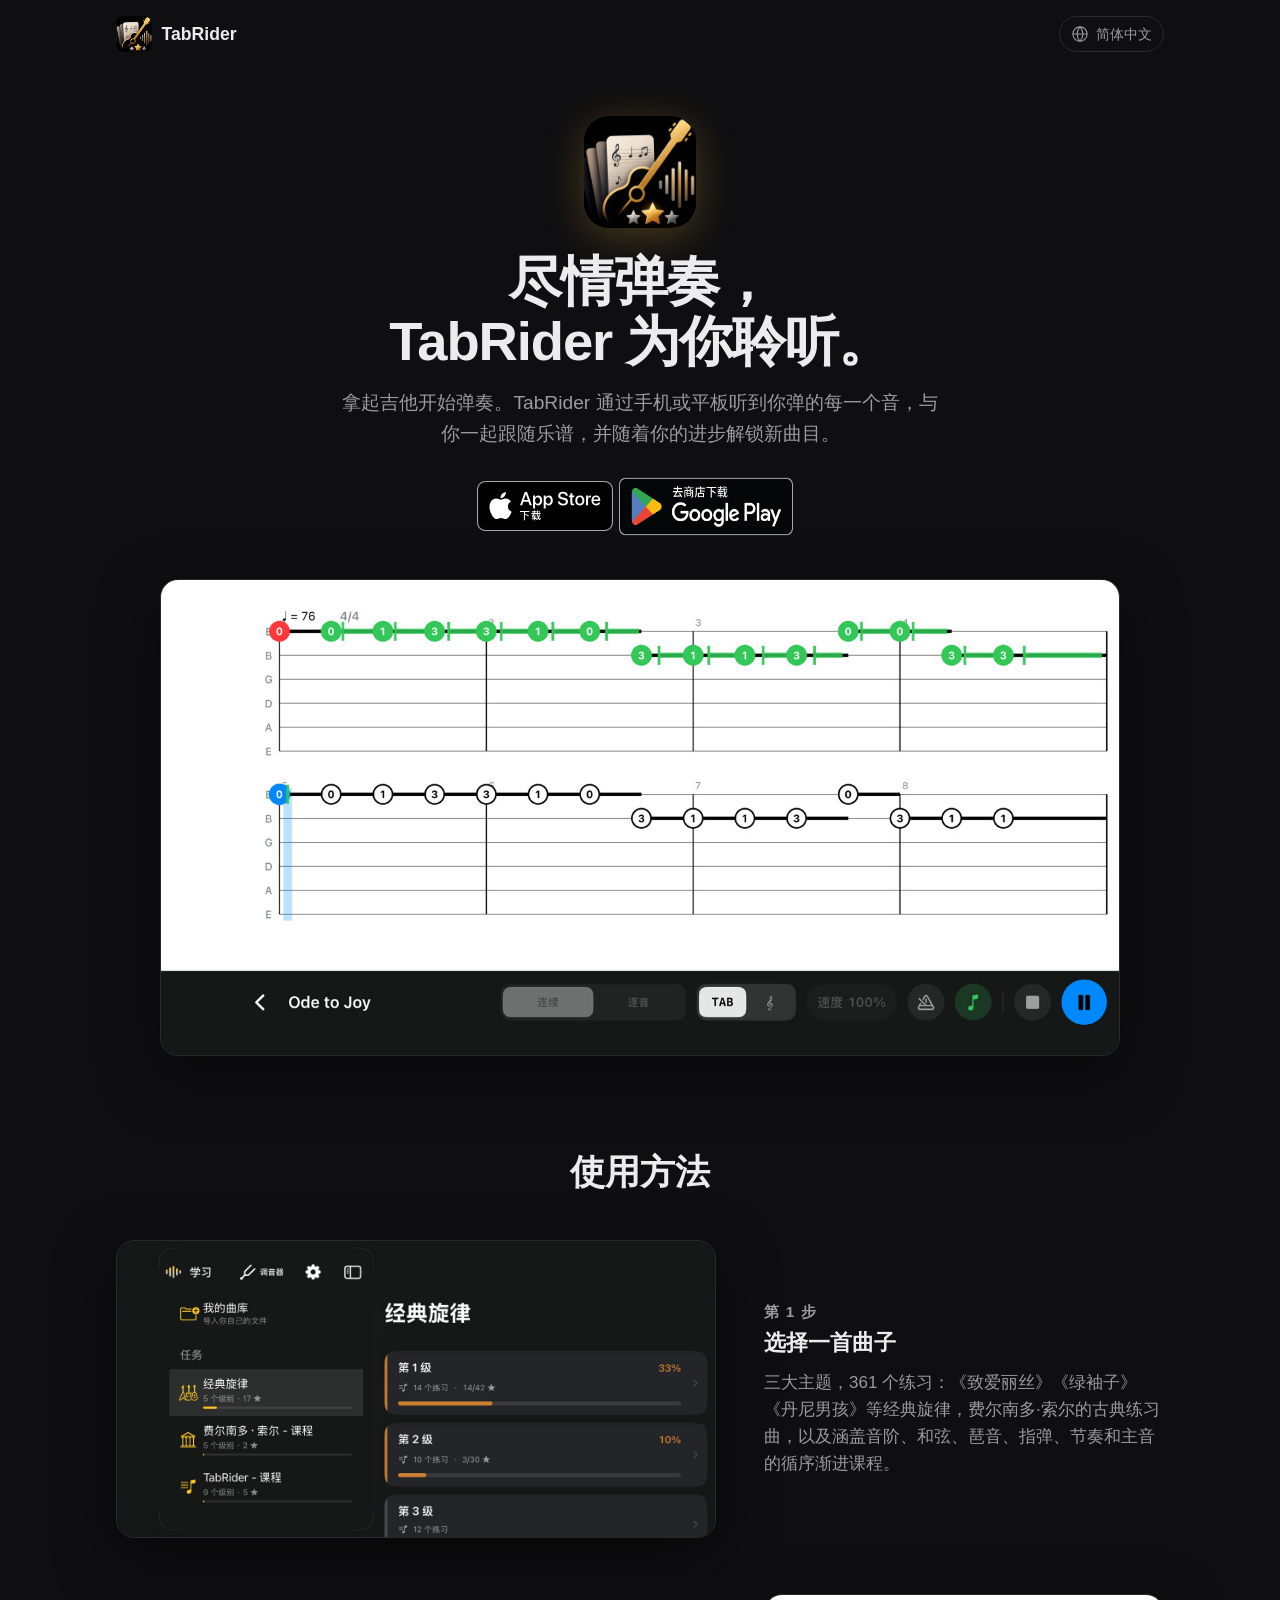
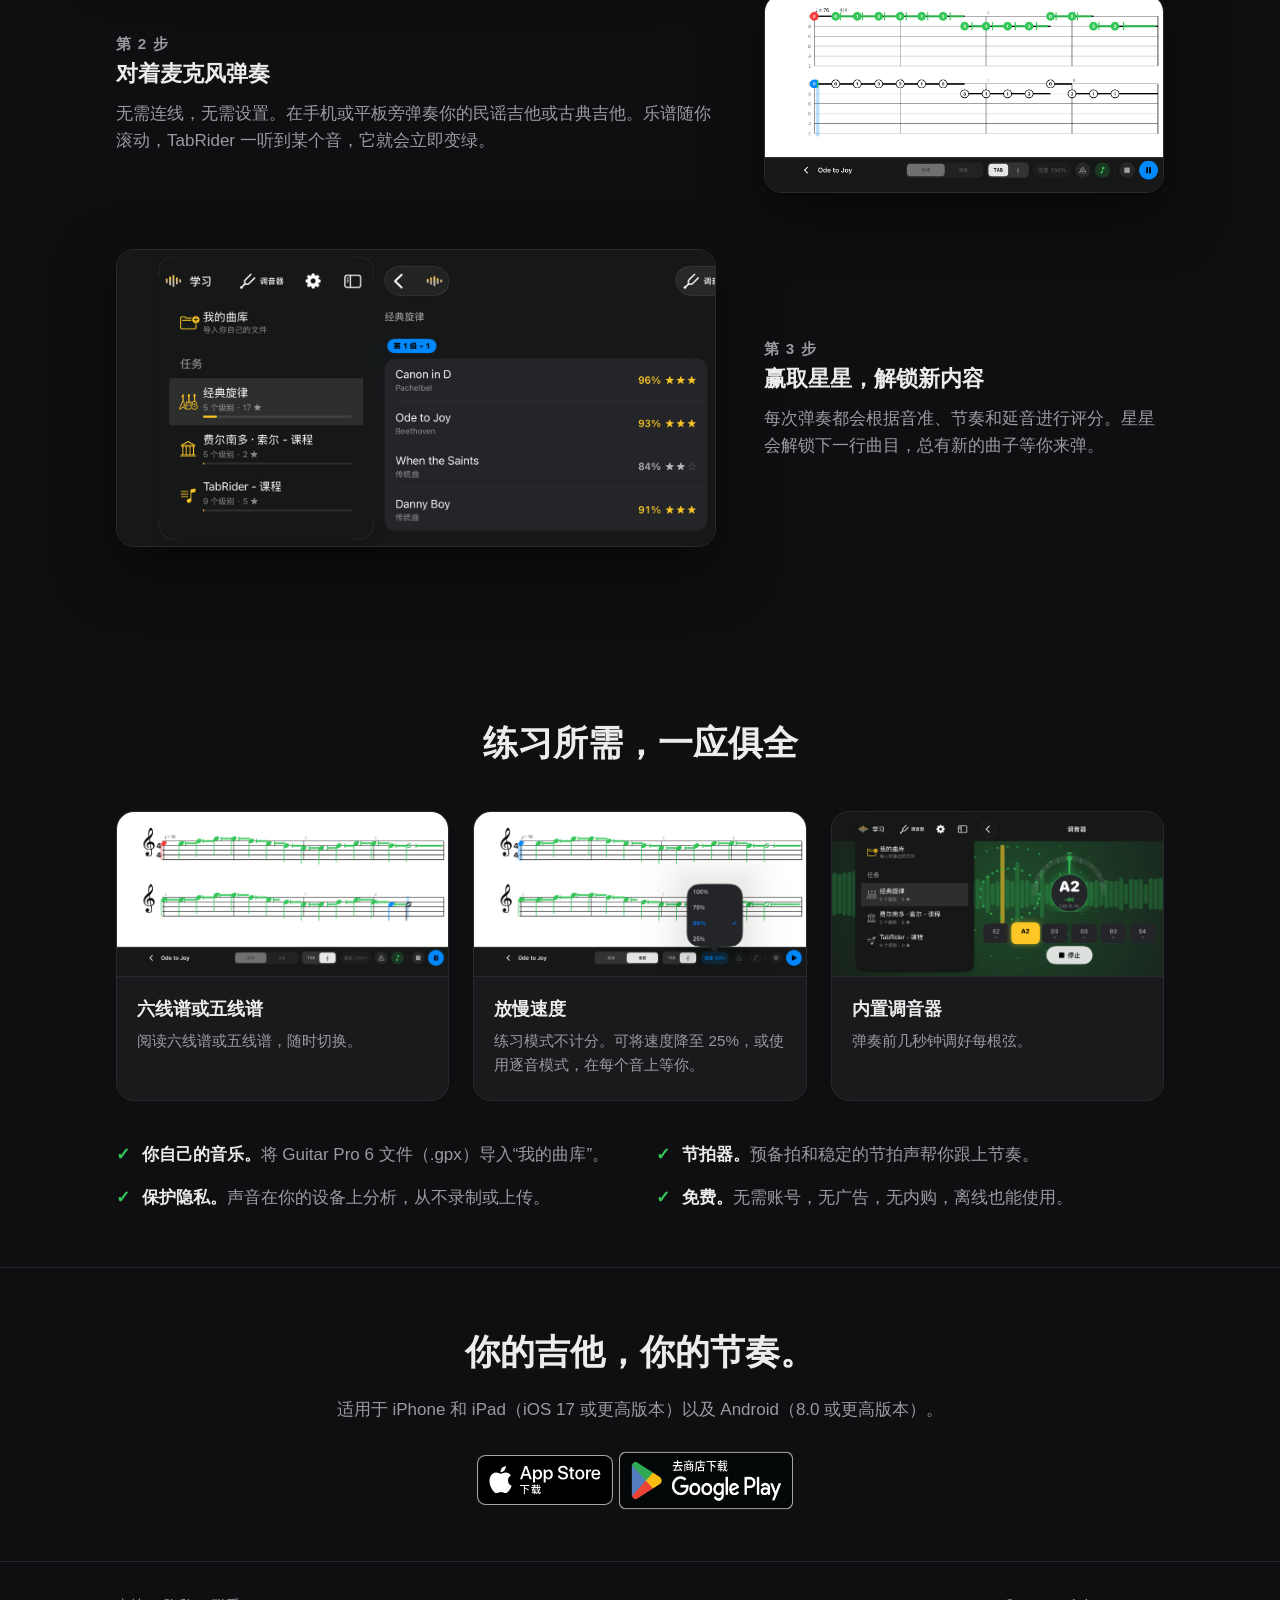
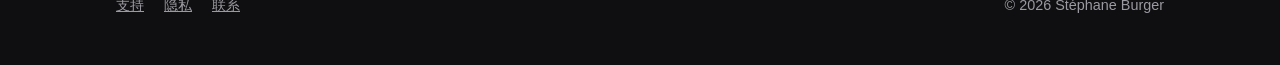
<file: zh-Hans/index.html>
<!DOCTYPE html>
<html lang="zh-Hans">
<head>
<meta charset="utf-8">
<meta name="viewport" content="width=device-width, initial-scale=1">
<title>TabRider — 边弹边学吉他</title>
<meta name="description" content="TabRider 在你弹吉他时聆听，逐音跟随乐谱，并随着你的进步解锁新曲目。iPhone、iPad 和 Android 免费下载。">
<link rel="canonical" href="https://tabrider.app/zh-Hans/">
<link rel="alternate" hreflang="en" href="https://tabrider.app/">
<link rel="alternate" hreflang="fr" href="https://tabrider.app/fr/">
<link rel="alternate" hreflang="es" href="https://tabrider.app/es/">
<link rel="alternate" hreflang="de" href="https://tabrider.app/de/">
<link rel="alternate" hreflang="zh-Hans" href="https://tabrider.app/zh-Hans/">
<link rel="alternate" hreflang="x-default" href="https://tabrider.app/">
<meta property="og:title" content="TabRider — 边弹边学吉他">
<meta property="og:description" content="尽情弹奏，TabRider 为你聆听，逐音跟随乐谱，并随着你的进步解锁新曲目。">
<meta property="og:image" content="https://tabrider.app/img/og.jpg">
<meta property="og:url" content="https://tabrider.app/zh-Hans/">
<meta name="twitter:card" content="summary_large_image">
<link rel="icon" href="../img/favicon-64.png">
<link rel="apple-touch-icon" href="../img/apple-touch-icon.png">
<link rel="stylesheet" href="../style.css">
</head>
<body>

<header><div class="wrap">
  <a class="brand" href="./"><img src="../img/favicon-64.png" alt="">TabRider</a>
  <details class="langs">
    <summary aria-label="语言"><svg viewBox="0 0 24 24" width="18" height="18" aria-hidden="true"><circle cx="12" cy="12" r="9.5"/><path d="M2.5 12h19M12 2.5c2.6 2.7 3.9 5.8 3.9 9.5s-1.3 6.8-3.9 9.5c-2.6-2.7-3.9-5.8-3.9-9.5s1.3-6.8 3.9-9.5z"/></svg>简体中文</summary>
    <nav><a href="../" hreflang="en">English</a><a href="../fr/" hreflang="fr">Français</a><a href="../es/" hreflang="es">Español</a><a href="../de/" hreflang="de">Deutsch</a><strong>简体中文</strong></nav>
  </details>
</div></header>

<main>

<div class="hero"><div class="wrap">
  <img class="icon" src="../img/icon-512.png" alt="TabRider 应用图标">
  <h1>尽情弹奏，<br>TabRider 为你聆听。</h1>
  <p class="lead">拿起吉他开始弹奏。TabRider 通过手机或平板听到你弹的每一个音，与你一起跟随乐谱，并随着你的进步解锁新曲目。</p>
  <div class="stores">
    <a href="https://apps.apple.com/app/id6775223307"><img class="appstore" src="../img/badges/app-store-zh-Hans.svg" alt="在 App Store 下载"></a>
    <a href="https://play.google.com/store/apps/details?id=com.stephaneburger.tabrider"><img class="googleplay" src="../img/badges/google-play-zh-Hans.png" alt="在 Google Play 下载"></a>
  </div>
  <img class="shot" src="../img/zh-Hans/session_tab.jpg" width="1400" height="693"
       alt="六线谱中的《欢乐颂》：已弹奏的音显示为绿色">
</div></div>

<section><div class="wrap">
  <h2>使用方法</h2>

  <div class="step">
    <img class="shot" src="../img/zh-Hans/learn.jpg" width="1400" height="693" loading="lazy"
         alt="主题列表和第一级的曲目">
    <div>
      <p class="num">第 1 步</p>
      <h3>选择一首曲子</h3>
      <p>三大主题，361 个练习：《致爱丽丝》《绿袖子》《丹尼男孩》等经典旋律，费尔南多·索尔的古典练习曲，以及涵盖音阶、和弦、琶音、指弹、节奏和主音的循序渐进课程。</p>
    </div>
  </div>

  <div class="step">
    <img class="shot" src="../img/zh-Hans/session_tab.jpg" width="1400" height="693" loading="lazy"
         alt="正在弹奏的曲子：每个音被听到后立即变绿">
    <div>
      <p class="num">第 2 步</p>
      <h3>对着麦克风弹奏</h3>
      <p>无需连线，无需设置。在手机或平板旁弹奏你的民谣吉他或古典吉他。乐谱随你滚动，TabRider 一听到某个音，它就会立即变绿。</p>
    </div>
  </div>

  <div class="step">
    <img class="shot" src="../img/zh-Hans/level.jpg" width="1400" height="693" loading="lazy"
         alt="某一级中每首曲子的得分和星星">
    <div>
      <p class="num">第 3 步</p>
      <h3>赢取星星，解锁新内容</h3>
      <p>每次弹奏都会根据音准、节奏和延音进行评分。星星会解锁下一行曲目，总有新的曲子等你来弹。</p>
    </div>
  </div>
</div></section>

<section><div class="wrap">
  <h2>练习所需，一应俱全</h2>

  <div class="cards">
    <div class="card">
      <img src="../img/zh-Hans/session_notation.jpg" width="1400" height="693" loading="lazy" alt="五线谱中的曲子">
      <div><h3>六线谱或五线谱</h3><p>阅读六线谱或五线谱，随时切换。</p></div>
    </div>
    <div class="card">
      <img src="../img/zh-Hans/practice.jpg" width="1400" height="693" loading="lazy" alt="速度菜单，从 100% 到 25%">
      <div><h3>放慢速度</h3><p>练习模式不计分。可将速度降至 25%，或使用逐音模式，在每个音上等你。</p></div>
    </div>
    <div class="card">
      <img src="../img/zh-Hans/tuner.jpg" width="1400" height="693" loading="lazy" alt="调音器：A 弦已调准">
      <div><h3>内置调音器</h3><p>弹奏前几秒钟调好每根弦。</p></div>
    </div>
  </div>

  <ul class="more">
    <li><strong>你自己的音乐。</strong>将 Guitar Pro 6 文件（.gpx）导入“我的曲库”。</li>
    <li><strong>节拍器。</strong>预备拍和稳定的节拍声帮你跟上节奏。</li>
    <li><strong>保护隐私。</strong>声音在你的设备上分析，从不录制或上传。</li>
    <li><strong>免费。</strong>无需账号，无广告，无内购，离线也能使用。</li>
  </ul>
</div></section>

<section class="cta"><div class="wrap">
  <h2>你的吉他，你的节奏。</h2>
  <p>适用于 iPhone 和 iPad（iOS 17 或更高版本）以及 Android（8.0 或更高版本）。</p>
  <div class="stores">
    <a href="https://apps.apple.com/app/id6775223307"><img class="appstore" src="../img/badges/app-store-zh-Hans.svg" alt="在 App Store 下载"></a>
    <a href="https://play.google.com/store/apps/details?id=com.stephaneburger.tabrider"><img class="googleplay" src="../img/badges/google-play-zh-Hans.png" alt="在 Google Play 下载"></a>
  </div>
</div></section>

</main>

<footer><div class="wrap">
  <nav><a href="support.html">支持</a><a href="privacy.html">隐私</a><a href="mailto:burger.stephane@gmail.com">联系</a></nav>
  <span>© 2026 Stéphane Burger</span>
</div></footer>

<script>
// Remember a language picked from the menu, so the root page never overrides it.
document.querySelectorAll(".langs a").forEach(function (a) {
  a.addEventListener("click", function () {
    try { localStorage.setItem("lang", a.hreflang); } catch (e) {}
  });
});
// Close the language menu when clicking anywhere else.
document.addEventListener("click", function (event) {
  var menu = document.querySelector(".langs");
  if (!menu.contains(event.target)) menu.open = false;
});
</script>

</body>
</html>
</file>
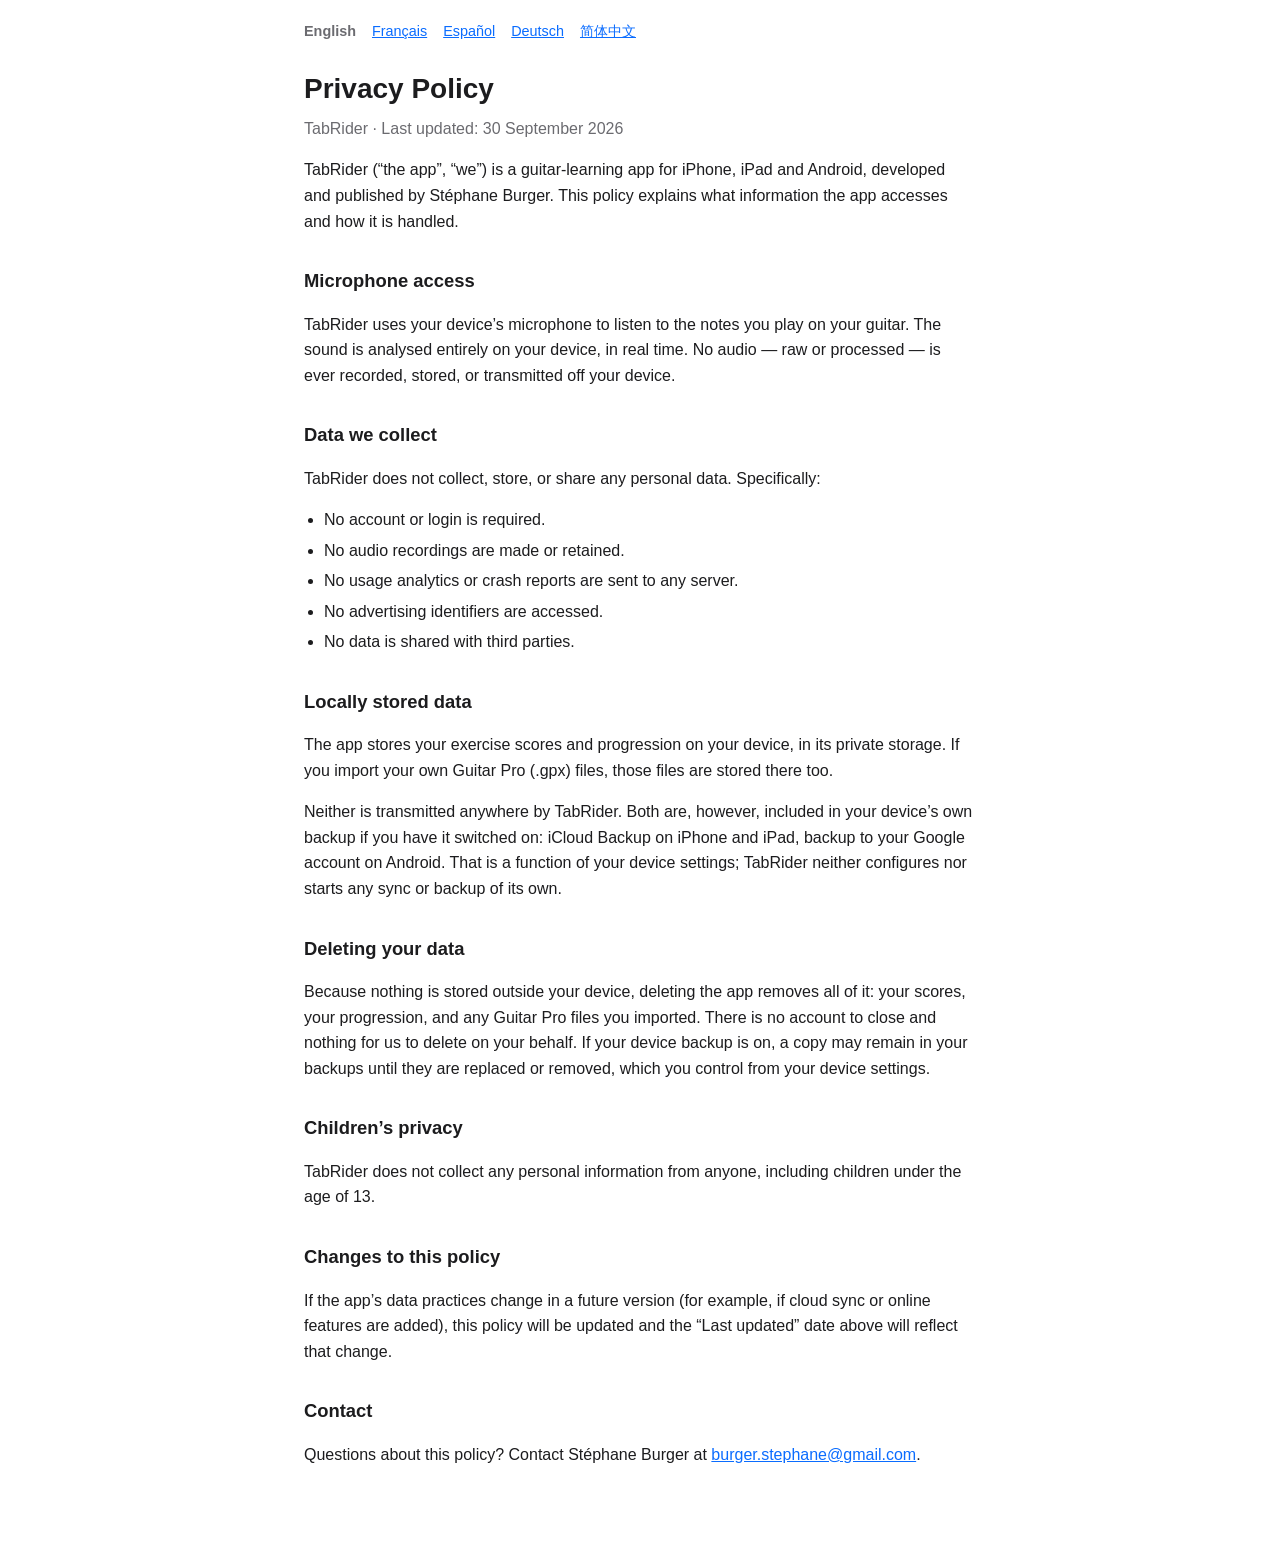
<file: privacy.html>
<!DOCTYPE html>
<html lang="en">
<head>
<meta charset="utf-8">
<meta name="viewport" content="width=device-width, initial-scale=1">
<title>TabRider — Privacy Policy</title>
<link rel="alternate" hreflang="en" href="https://stephaneburger.github.io/tabrider-public/privacy.html">
<link rel="alternate" hreflang="fr" href="https://stephaneburger.github.io/tabrider-public/fr/privacy.html">
<link rel="alternate" hreflang="es" href="https://stephaneburger.github.io/tabrider-public/es/privacy.html">
<link rel="alternate" hreflang="de" href="https://stephaneburger.github.io/tabrider-public/de/privacy.html">
<link rel="alternate" hreflang="zh-Hans" href="https://stephaneburger.github.io/tabrider-public/zh-Hans/privacy.html">
<style>
  :root { color-scheme: light dark; }
  body {
    font: 16px/1.6 -apple-system, BlinkMacSystemFont, "Segoe UI", Roboto, "PingFang SC", "Noto Sans SC", Helvetica, Arial, sans-serif;
    max-width: 42rem;
    margin: 0 auto;
    padding: 1.25rem 1.25rem 4rem;
    color: #1c1c1e;
    background: #fff;
  }
  nav { font-size: .9rem; color: #6b6b70; margin-bottom: 1.5rem; }
  nav a, nav strong { margin-right: .75rem; white-space: nowrap; }
  nav strong { color: inherit; font-weight: 600; }
  h1 { font-size: 1.75rem; margin-bottom: .25rem; }
  h2 { font-size: 1.15rem; margin-top: 2rem; }
  .meta { color: #6b6b70; margin-top: 0; }
  .note { color: #6b6b70; font-size: .9rem; margin-top: 2.5rem; }
  ul { padding-left: 1.25rem; }
  li { margin: .3rem 0; }
  a { color: #0a6cff; }
  .q { font-weight: 600; margin-top: 1.5rem; margin-bottom: .25rem; }
  @media (prefers-color-scheme: dark) {
    body { color: #e8e8ea; background: #131315; }
    .meta, nav, .note { color: #9a9aa0; }
    a { color: #5aa9ff; }
  }
</style>
</head>
<body>

<nav><strong>English</strong> <a href="fr/privacy.html" hreflang="fr">Français</a> <a href="es/privacy.html" hreflang="es">Español</a> <a href="de/privacy.html" hreflang="de">Deutsch</a> <a href="zh-Hans/privacy.html" hreflang="zh-Hans">简体中文</a></nav>

<h1>Privacy Policy</h1>
<p class="meta">TabRider · Last updated: 30 September 2026</p>

<p>TabRider (&ldquo;the app&rdquo;, &ldquo;we&rdquo;) is a guitar-learning app for iPhone, iPad and
Android, developed and published by Stéphane Burger. This policy explains what information the app
accesses and how it is handled.</p>

<h2>Microphone access</h2>
<p>TabRider uses your device&rsquo;s microphone to listen to the notes you play on your guitar. The
sound is analysed entirely on your device, in real time. No audio — raw or processed — is ever
recorded, stored, or transmitted off your device.</p>

<h2>Data we collect</h2>
<p>TabRider does not collect, store, or share any personal data. Specifically:</p>
<ul>
  <li>No account or login is required.</li>
  <li>No audio recordings are made or retained.</li>
  <li>No usage analytics or crash reports are sent to any server.</li>
  <li>No advertising identifiers are accessed.</li>
  <li>No data is shared with third parties.</li>
</ul>

<h2>Locally stored data</h2>
<p>The app stores your exercise scores and progression on your device, in its private storage. If
you import your own Guitar Pro (.gpx) files, those files are stored there too.</p>
<p>Neither is transmitted anywhere by TabRider. Both are, however, included in your device&rsquo;s own
backup if you have it switched on: iCloud Backup on iPhone and iPad, backup to your Google account on
Android. That is a function of your device settings; TabRider neither configures nor starts any sync
or backup of its own.</p>

<h2>Deleting your data</h2>
<p>Because nothing is stored outside your device, deleting the app removes all of it: your scores,
your progression, and any Guitar Pro files you imported. There is no account to close and nothing for
us to delete on your behalf. If your device backup is on, a copy may remain in your backups until
they are replaced or removed, which you control from your device settings.</p>

<h2>Children&rsquo;s privacy</h2>
<p>TabRider does not collect any personal information from anyone, including children under the age
of 13.</p>

<h2>Changes to this policy</h2>
<p>If the app&rsquo;s data practices change in a future version (for example, if cloud sync or online
features are added), this policy will be updated and the &ldquo;Last updated&rdquo; date above will
reflect that change.</p>

<h2>Contact</h2>
<p>Questions about this policy? Contact Stéphane Burger at <a href="mailto:burger.stephane@gmail.com">burger.stephane@gmail.com</a>.</p>

</body>
</html>
</file>
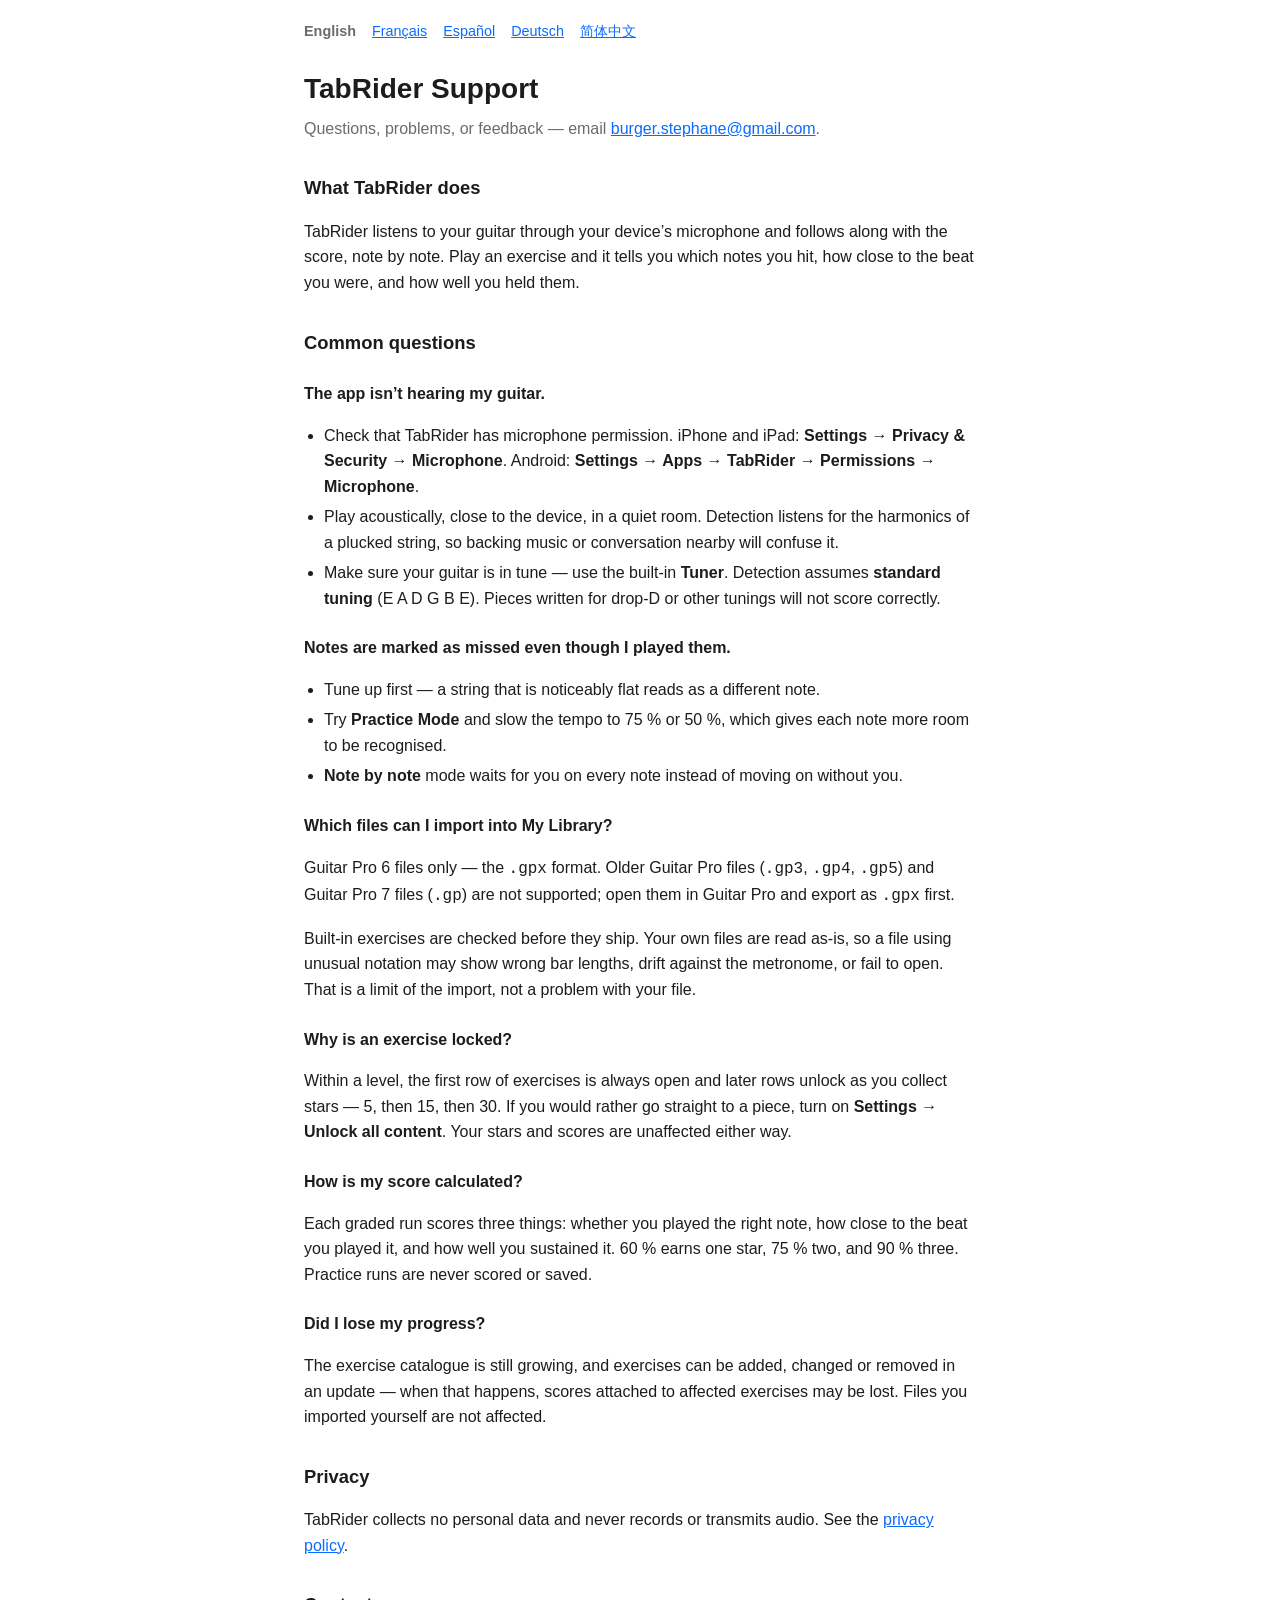
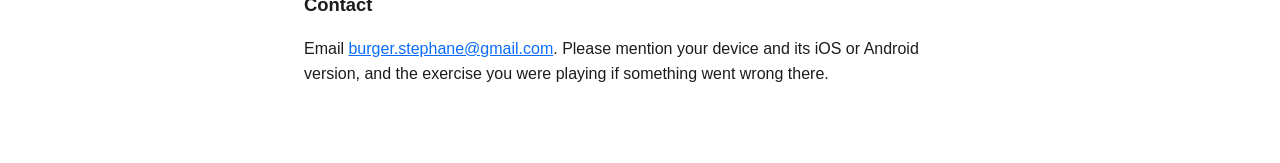
<file: support.html>
<!DOCTYPE html>
<html lang="en">
<head>
<meta charset="utf-8">
<meta name="viewport" content="width=device-width, initial-scale=1">
<title>TabRider — Support</title>
<link rel="alternate" hreflang="en" href="https://stephaneburger.github.io/tabrider-public/support.html">
<link rel="alternate" hreflang="fr" href="https://stephaneburger.github.io/tabrider-public/fr/support.html">
<link rel="alternate" hreflang="es" href="https://stephaneburger.github.io/tabrider-public/es/support.html">
<link rel="alternate" hreflang="de" href="https://stephaneburger.github.io/tabrider-public/de/support.html">
<link rel="alternate" hreflang="zh-Hans" href="https://stephaneburger.github.io/tabrider-public/zh-Hans/support.html">
<style>
  :root { color-scheme: light dark; }
  body {
    font: 16px/1.6 -apple-system, BlinkMacSystemFont, "Segoe UI", Roboto, "PingFang SC", "Noto Sans SC", Helvetica, Arial, sans-serif;
    max-width: 42rem;
    margin: 0 auto;
    padding: 1.25rem 1.25rem 4rem;
    color: #1c1c1e;
    background: #fff;
  }
  nav { font-size: .9rem; color: #6b6b70; margin-bottom: 1.5rem; }
  nav a, nav strong { margin-right: .75rem; white-space: nowrap; }
  nav strong { color: inherit; font-weight: 600; }
  h1 { font-size: 1.75rem; margin-bottom: .25rem; }
  h2 { font-size: 1.15rem; margin-top: 2rem; }
  .meta { color: #6b6b70; margin-top: 0; }
  .note { color: #6b6b70; font-size: .9rem; margin-top: 2.5rem; }
  ul { padding-left: 1.25rem; }
  li { margin: .3rem 0; }
  a { color: #0a6cff; }
  .q { font-weight: 600; margin-top: 1.5rem; margin-bottom: .25rem; }
  @media (prefers-color-scheme: dark) {
    body { color: #e8e8ea; background: #131315; }
    .meta, nav, .note { color: #9a9aa0; }
    a { color: #5aa9ff; }
  }
</style>
</head>
<body>

<nav><strong>English</strong> <a href="fr/support.html" hreflang="fr">Français</a> <a href="es/support.html" hreflang="es">Español</a> <a href="de/support.html" hreflang="de">Deutsch</a> <a href="zh-Hans/support.html" hreflang="zh-Hans">简体中文</a></nav>

<h1>TabRider Support</h1>
<p class="meta">Questions, problems, or feedback — email <a href="mailto:burger.stephane@gmail.com">burger.stephane@gmail.com</a>.</p>

<h2>What TabRider does</h2>
<p>TabRider listens to your guitar through your device&rsquo;s microphone and follows along with the
score, note by note. Play an exercise and it tells you which notes you hit, how close to the beat you
were, and how well you held them.</p>

<h2>Common questions</h2>

<p class="q">The app isn&rsquo;t hearing my guitar.</p>
<ul>
  <li>Check that TabRider has microphone permission. iPhone and iPad: <strong>Settings → Privacy &amp;
      Security → Microphone</strong>. Android: <strong>Settings → Apps → TabRider → Permissions →
      Microphone</strong>.</li>
  <li>Play acoustically, close to the device, in a quiet room. Detection listens for the harmonics of a
      plucked string, so backing music or conversation nearby will confuse it.</li>
  <li>Make sure your guitar is in tune — use the built-in <strong>Tuner</strong>. Detection assumes
      <strong>standard tuning</strong> (E A D G B E). Pieces written for drop-D or other tunings will
      not score correctly.</li>
</ul>

<p class="q">Notes are marked as missed even though I played them.</p>
<ul>
  <li>Tune up first — a string that is noticeably flat reads as a different note.</li>
  <li>Try <strong>Practice Mode</strong> and slow the tempo to 75 % or 50 %, which gives each note more
      room to be recognised.</li>
  <li><strong>Note by note</strong> mode waits for you on every note instead of moving on without
      you.</li>
</ul>

<p class="q">Which files can I import into My Library?</p>
<p>Guitar Pro 6 files only — the <code>.gpx</code> format. Older Guitar Pro files (<code>.gp3</code>,
<code>.gp4</code>, <code>.gp5</code>) and Guitar Pro 7 files (<code>.gp</code>) are not supported; open
them in Guitar Pro and export as <code>.gpx</code> first.</p>
<p>Built-in exercises are checked before they ship. Your own files are read as-is, so a file using
unusual notation may show wrong bar lengths, drift against the metronome, or fail to open. That is a
limit of the import, not a problem with your file.</p>

<p class="q">Why is an exercise locked?</p>
<p>Within a level, the first row of exercises is always open and later rows unlock as you collect
stars — 5, then 15, then 30. If you would rather go straight to a piece, turn on <strong>Settings →
Unlock all content</strong>. Your stars and scores are unaffected either way.</p>

<p class="q">How is my score calculated?</p>
<p>Each graded run scores three things: whether you played the right note, how close to the beat you
played it, and how well you sustained it. 60 % earns one star, 75 % two, and 90 % three. Practice runs
are never scored or saved.</p>

<p class="q">Did I lose my progress?</p>
<p>The exercise catalogue is still growing, and exercises can be added, changed or removed in an update
— when that happens, scores attached to affected exercises may be lost. Files you imported yourself are
not affected.</p>

<h2>Privacy</h2>
<p>TabRider collects no personal data and never records or transmits audio. See the
<a href="privacy.html">privacy policy</a>.</p>

<h2>Contact</h2>
<p>Email <a href="mailto:burger.stephane@gmail.com">burger.stephane@gmail.com</a>. Please mention your device and its iOS or Android version, and the exercise you were
playing if something went wrong there.</p>

</body>
</html>
</file>
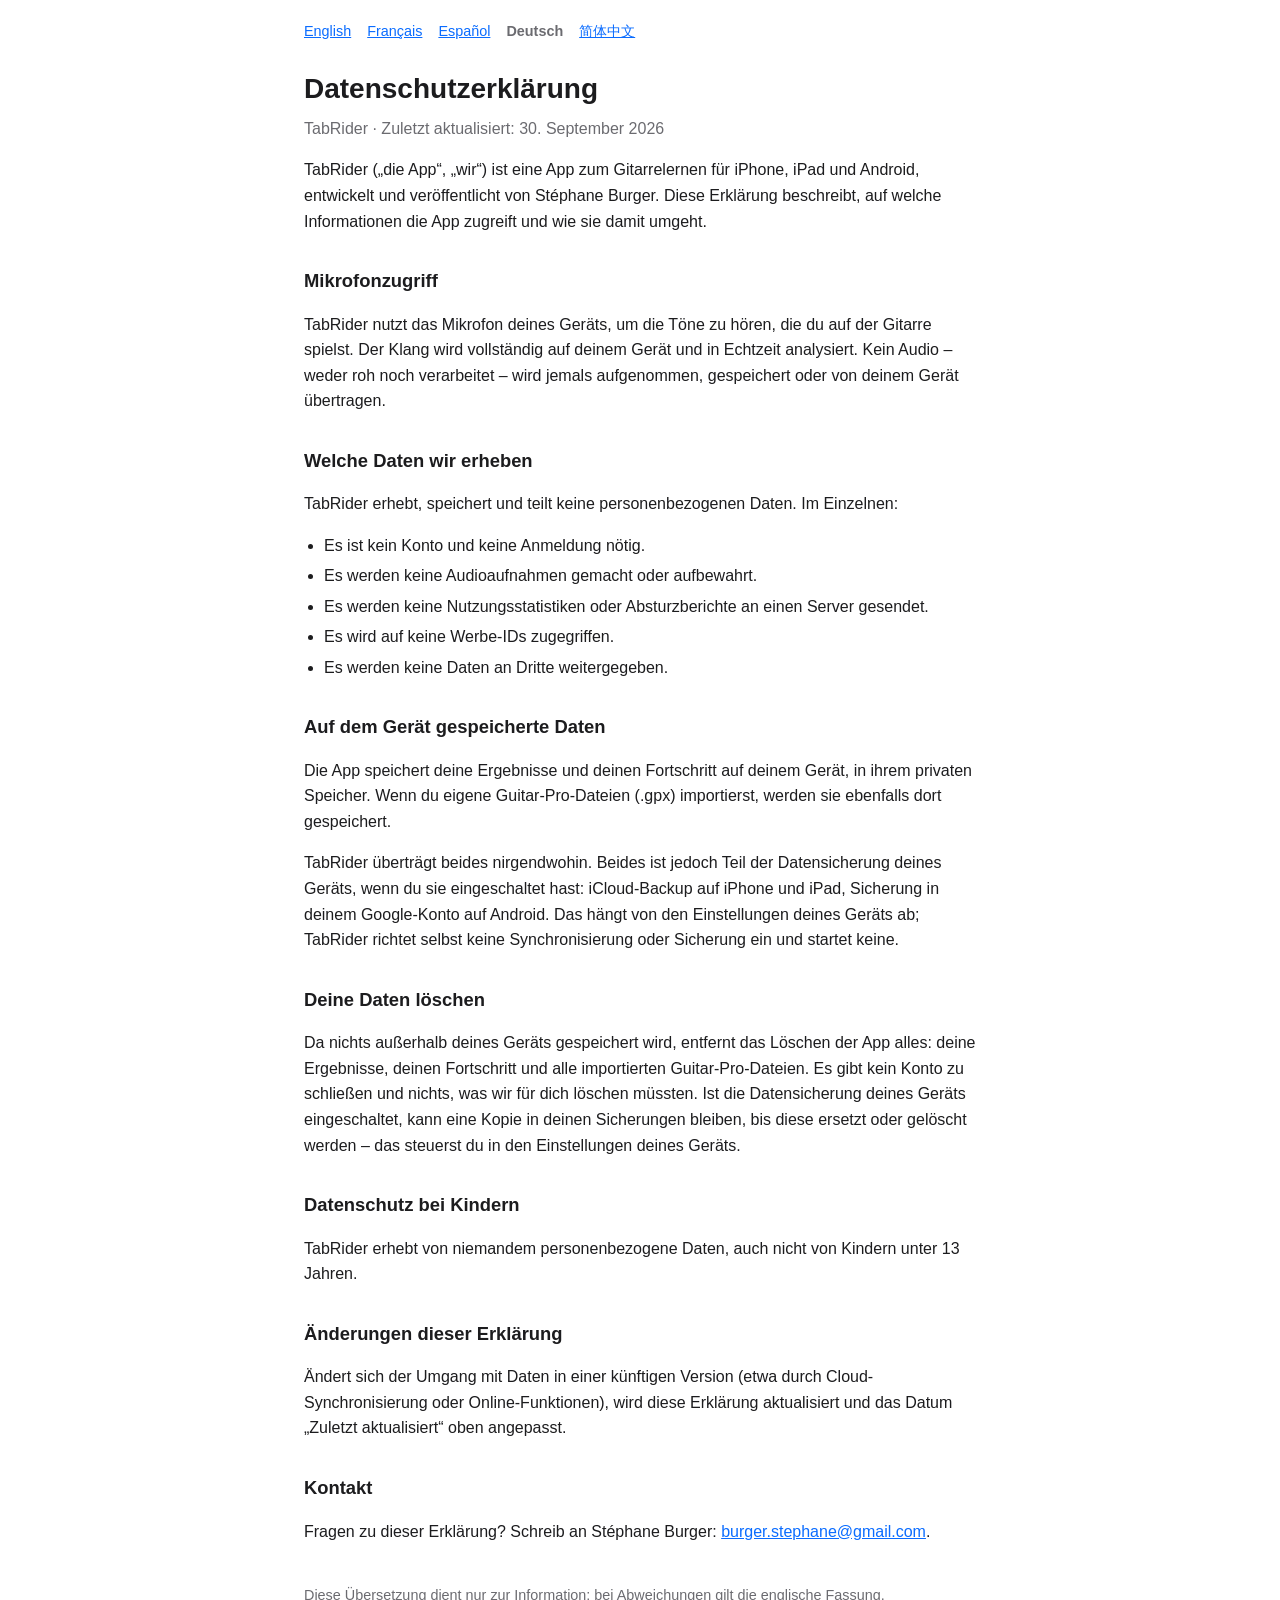
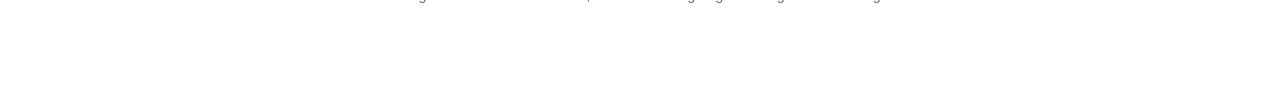
<file: de/privacy.html>
<!DOCTYPE html>
<html lang="de">
<head>
<meta charset="utf-8">
<meta name="viewport" content="width=device-width, initial-scale=1">
<title>TabRider — Datenschutzerklärung</title>
<link rel="alternate" hreflang="en" href="https://stephaneburger.github.io/tabrider-public/privacy.html">
<link rel="alternate" hreflang="fr" href="https://stephaneburger.github.io/tabrider-public/fr/privacy.html">
<link rel="alternate" hreflang="es" href="https://stephaneburger.github.io/tabrider-public/es/privacy.html">
<link rel="alternate" hreflang="de" href="https://stephaneburger.github.io/tabrider-public/de/privacy.html">
<link rel="alternate" hreflang="zh-Hans" href="https://stephaneburger.github.io/tabrider-public/zh-Hans/privacy.html">
<style>
  :root { color-scheme: light dark; }
  body {
    font: 16px/1.6 -apple-system, BlinkMacSystemFont, "Segoe UI", Roboto, "PingFang SC", "Noto Sans SC", Helvetica, Arial, sans-serif;
    max-width: 42rem;
    margin: 0 auto;
    padding: 1.25rem 1.25rem 4rem;
    color: #1c1c1e;
    background: #fff;
  }
  nav { font-size: .9rem; color: #6b6b70; margin-bottom: 1.5rem; }
  nav a, nav strong { margin-right: .75rem; white-space: nowrap; }
  nav strong { color: inherit; font-weight: 600; }
  h1 { font-size: 1.75rem; margin-bottom: .25rem; }
  h2 { font-size: 1.15rem; margin-top: 2rem; }
  .meta { color: #6b6b70; margin-top: 0; }
  .note { color: #6b6b70; font-size: .9rem; margin-top: 2.5rem; }
  ul { padding-left: 1.25rem; }
  li { margin: .3rem 0; }
  a { color: #0a6cff; }
  .q { font-weight: 600; margin-top: 1.5rem; margin-bottom: .25rem; }
  @media (prefers-color-scheme: dark) {
    body { color: #e8e8ea; background: #131315; }
    .meta, nav, .note { color: #9a9aa0; }
    a { color: #5aa9ff; }
  }
</style>
</head>
<body>

<nav><a href="../privacy.html" hreflang="en">English</a> <a href="../fr/privacy.html" hreflang="fr">Français</a> <a href="../es/privacy.html" hreflang="es">Español</a> <strong>Deutsch</strong> <a href="../zh-Hans/privacy.html" hreflang="zh-Hans">简体中文</a></nav>

<h1>Datenschutzerklärung</h1>
<p class="meta">TabRider · Zuletzt aktualisiert: 30. September 2026</p>

<p>TabRider („die App“, „wir“) ist eine App zum Gitarrelernen für iPhone, iPad und Android, entwickelt
und veröffentlicht von Stéphane Burger. Diese Erklärung beschreibt, auf welche Informationen die App
zugreift und wie sie damit umgeht.</p>

<h2>Mikrofonzugriff</h2>
<p>TabRider nutzt das Mikrofon deines Geräts, um die Töne zu hören, die du auf der Gitarre spielst.
Der Klang wird vollständig auf deinem Gerät und in Echtzeit analysiert. Kein Audio – weder roh noch
verarbeitet – wird jemals aufgenommen, gespeichert oder von deinem Gerät übertragen.</p>

<h2>Welche Daten wir erheben</h2>
<p>TabRider erhebt, speichert und teilt keine personenbezogenen Daten. Im Einzelnen:</p>
<ul>
  <li>Es ist kein Konto und keine Anmeldung nötig.</li>
  <li>Es werden keine Audioaufnahmen gemacht oder aufbewahrt.</li>
  <li>Es werden keine Nutzungsstatistiken oder Absturzberichte an einen Server gesendet.</li>
  <li>Es wird auf keine Werbe-IDs zugegriffen.</li>
  <li>Es werden keine Daten an Dritte weitergegeben.</li>
</ul>

<h2>Auf dem Gerät gespeicherte Daten</h2>
<p>Die App speichert deine Ergebnisse und deinen Fortschritt auf deinem Gerät, in ihrem privaten
Speicher. Wenn du eigene Guitar-Pro-Dateien (.gpx) importierst, werden sie ebenfalls dort
gespeichert.</p>
<p>TabRider überträgt beides nirgendwohin. Beides ist jedoch Teil der Datensicherung deines Geräts,
wenn du sie eingeschaltet hast: iCloud-Backup auf iPhone und iPad, Sicherung in deinem Google-Konto auf
Android. Das hängt von den Einstellungen deines Geräts ab; TabRider richtet selbst keine
Synchronisierung oder Sicherung ein und startet keine.</p>

<h2>Deine Daten löschen</h2>
<p>Da nichts außerhalb deines Geräts gespeichert wird, entfernt das Löschen der App alles: deine
Ergebnisse, deinen Fortschritt und alle importierten Guitar-Pro-Dateien. Es gibt kein Konto zu
schließen und nichts, was wir für dich löschen müssten. Ist die Datensicherung deines Geräts
eingeschaltet, kann eine Kopie in deinen Sicherungen bleiben, bis diese ersetzt oder gelöscht werden –
das steuerst du in den Einstellungen deines Geräts.</p>

<h2>Datenschutz bei Kindern</h2>
<p>TabRider erhebt von niemandem personenbezogene Daten, auch nicht von Kindern unter 13 Jahren.</p>

<h2>Änderungen dieser Erklärung</h2>
<p>Ändert sich der Umgang mit Daten in einer künftigen Version (etwa durch Cloud-Synchronisierung oder
Online-Funktionen), wird diese Erklärung aktualisiert und das Datum „Zuletzt aktualisiert“ oben
angepasst.</p>

<h2>Kontakt</h2>
<p>Fragen zu dieser Erklärung? Schreib an Stéphane Burger: <a href="mailto:burger.stephane@gmail.com">burger.stephane@gmail.com</a>.</p>

<p class="note">Diese Übersetzung dient nur zur Information; bei Abweichungen gilt die englische
Fassung.</p>

</body>
</html>
</file>
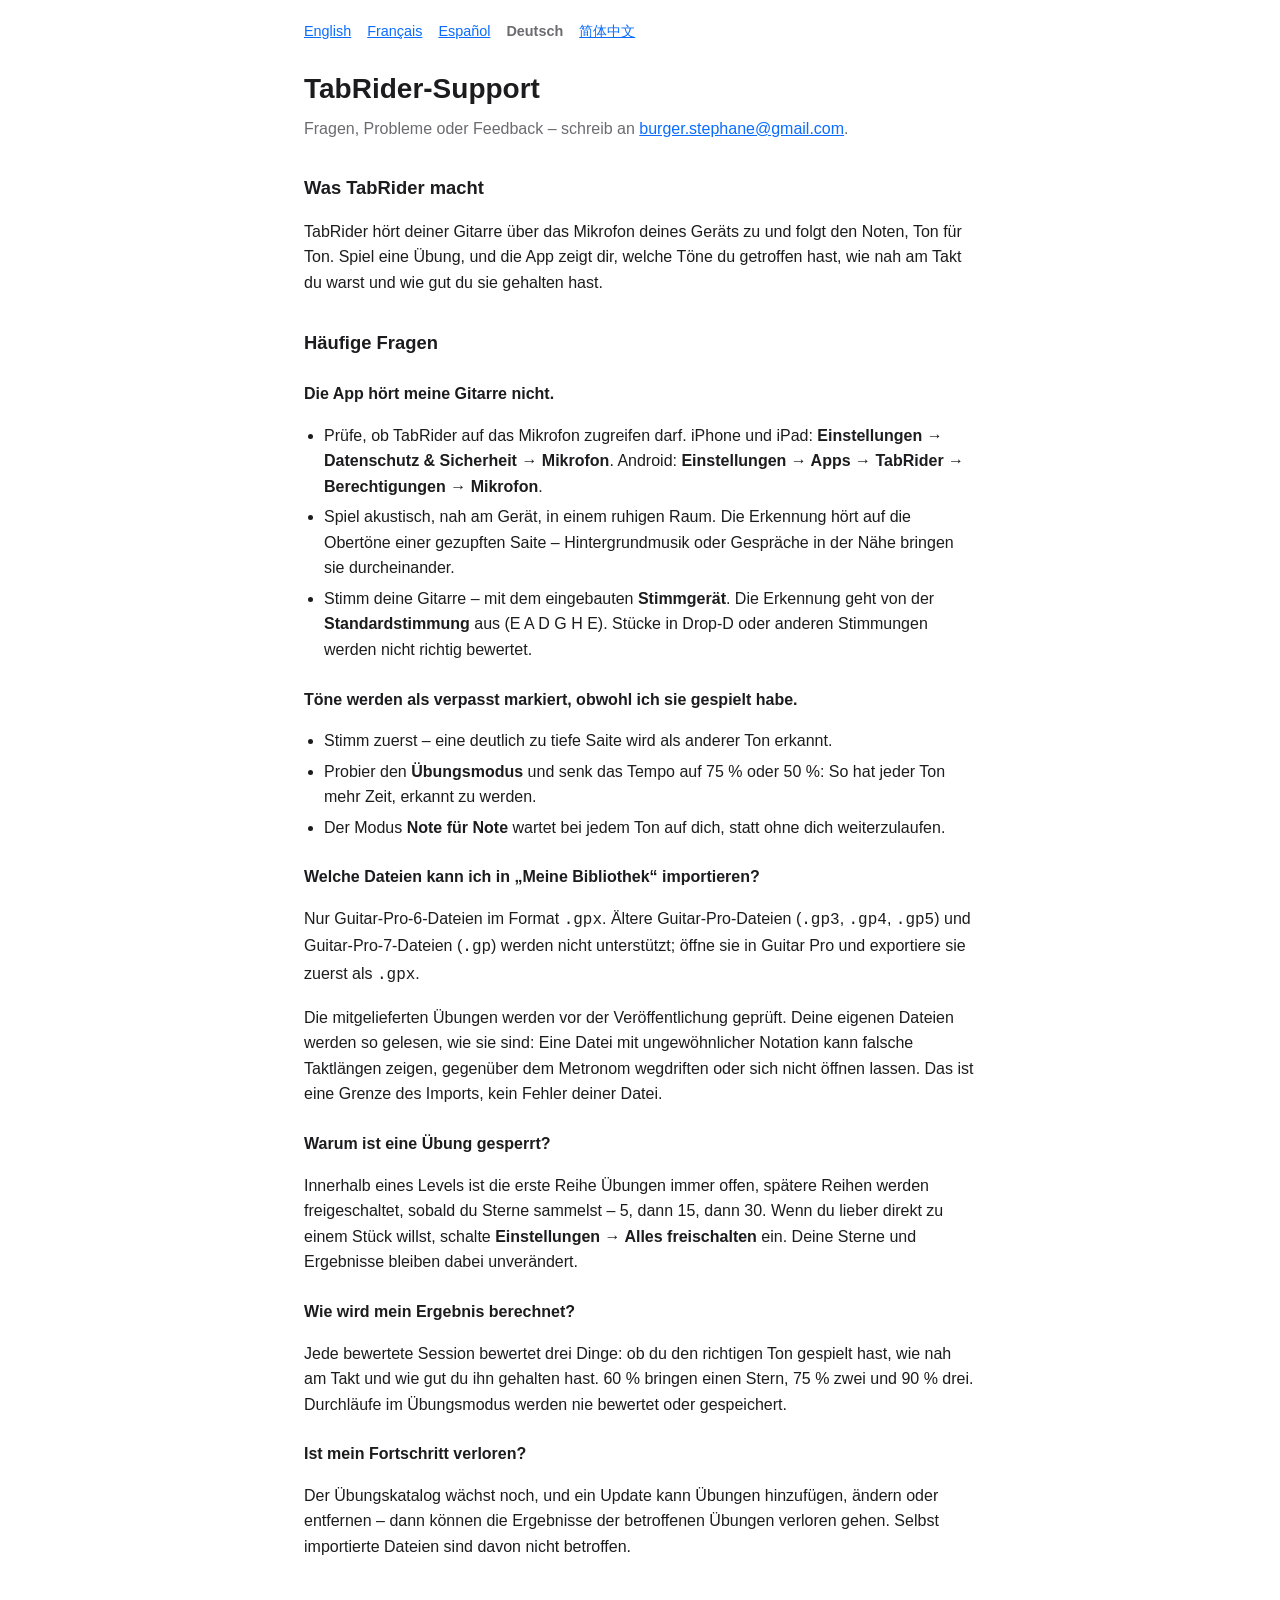
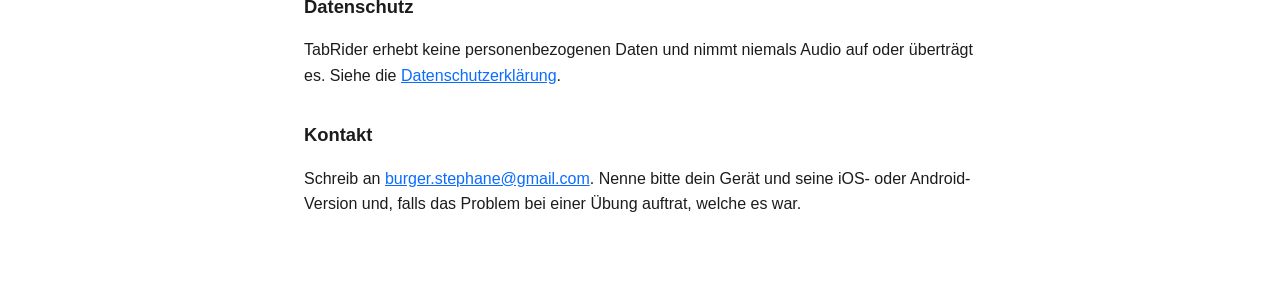
<file: de/support.html>
<!DOCTYPE html>
<html lang="de">
<head>
<meta charset="utf-8">
<meta name="viewport" content="width=device-width, initial-scale=1">
<title>TabRider — Support</title>
<link rel="alternate" hreflang="en" href="https://stephaneburger.github.io/tabrider-public/support.html">
<link rel="alternate" hreflang="fr" href="https://stephaneburger.github.io/tabrider-public/fr/support.html">
<link rel="alternate" hreflang="es" href="https://stephaneburger.github.io/tabrider-public/es/support.html">
<link rel="alternate" hreflang="de" href="https://stephaneburger.github.io/tabrider-public/de/support.html">
<link rel="alternate" hreflang="zh-Hans" href="https://stephaneburger.github.io/tabrider-public/zh-Hans/support.html">
<style>
  :root { color-scheme: light dark; }
  body {
    font: 16px/1.6 -apple-system, BlinkMacSystemFont, "Segoe UI", Roboto, "PingFang SC", "Noto Sans SC", Helvetica, Arial, sans-serif;
    max-width: 42rem;
    margin: 0 auto;
    padding: 1.25rem 1.25rem 4rem;
    color: #1c1c1e;
    background: #fff;
  }
  nav { font-size: .9rem; color: #6b6b70; margin-bottom: 1.5rem; }
  nav a, nav strong { margin-right: .75rem; white-space: nowrap; }
  nav strong { color: inherit; font-weight: 600; }
  h1 { font-size: 1.75rem; margin-bottom: .25rem; }
  h2 { font-size: 1.15rem; margin-top: 2rem; }
  .meta { color: #6b6b70; margin-top: 0; }
  .note { color: #6b6b70; font-size: .9rem; margin-top: 2.5rem; }
  ul { padding-left: 1.25rem; }
  li { margin: .3rem 0; }
  a { color: #0a6cff; }
  .q { font-weight: 600; margin-top: 1.5rem; margin-bottom: .25rem; }
  @media (prefers-color-scheme: dark) {
    body { color: #e8e8ea; background: #131315; }
    .meta, nav, .note { color: #9a9aa0; }
    a { color: #5aa9ff; }
  }
</style>
</head>
<body>

<nav><a href="../support.html" hreflang="en">English</a> <a href="../fr/support.html" hreflang="fr">Français</a> <a href="../es/support.html" hreflang="es">Español</a> <strong>Deutsch</strong> <a href="../zh-Hans/support.html" hreflang="zh-Hans">简体中文</a></nav>

<h1>TabRider-Support</h1>
<p class="meta">Fragen, Probleme oder Feedback – schreib an <a href="mailto:burger.stephane@gmail.com">burger.stephane@gmail.com</a>.</p>

<h2>Was TabRider macht</h2>
<p>TabRider hört deiner Gitarre über das Mikrofon deines Geräts zu und folgt den Noten, Ton für Ton.
Spiel eine Übung, und die App zeigt dir, welche Töne du getroffen hast, wie nah am Takt du warst und wie
gut du sie gehalten hast.</p>

<h2>Häufige Fragen</h2>

<p class="q">Die App hört meine Gitarre nicht.</p>
<ul>
  <li>Prüfe, ob TabRider auf das Mikrofon zugreifen darf. iPhone und iPad: <strong>Einstellungen →
      Datenschutz &amp; Sicherheit → Mikrofon</strong>. Android: <strong>Einstellungen → Apps →
      TabRider → Berechtigungen → Mikrofon</strong>.</li>
  <li>Spiel akustisch, nah am Gerät, in einem ruhigen Raum. Die Erkennung hört auf die Obertöne einer
      gezupften Saite – Hintergrundmusik oder Gespräche in der Nähe bringen sie durcheinander.</li>
  <li>Stimm deine Gitarre – mit dem eingebauten <strong>Stimmgerät</strong>. Die Erkennung geht von der
      <strong>Standardstimmung</strong> aus (E A D G H E). Stücke in Drop-D oder anderen Stimmungen
      werden nicht richtig bewertet.</li>
</ul>

<p class="q">Töne werden als verpasst markiert, obwohl ich sie gespielt habe.</p>
<ul>
  <li>Stimm zuerst – eine deutlich zu tiefe Saite wird als anderer Ton erkannt.</li>
  <li>Probier den <strong>Übungsmodus</strong> und senk das Tempo auf 75 % oder 50 %: So hat jeder Ton
      mehr Zeit, erkannt zu werden.</li>
  <li>Der Modus <strong>Note für Note</strong> wartet bei jedem Ton auf dich, statt ohne dich
      weiterzulaufen.</li>
</ul>

<p class="q">Welche Dateien kann ich in „Meine Bibliothek“ importieren?</p>
<p>Nur Guitar-Pro-6-Dateien im Format <code>.gpx</code>. Ältere Guitar-Pro-Dateien (<code>.gp3</code>,
<code>.gp4</code>, <code>.gp5</code>) und Guitar-Pro-7-Dateien (<code>.gp</code>) werden nicht
unterstützt; öffne sie in Guitar Pro und exportiere sie zuerst als <code>.gpx</code>.</p>
<p>Die mitgelieferten Übungen werden vor der Veröffentlichung geprüft. Deine eigenen Dateien werden so
gelesen, wie sie sind: Eine Datei mit ungewöhnlicher Notation kann falsche Taktlängen zeigen, gegenüber
dem Metronom wegdriften oder sich nicht öffnen lassen. Das ist eine Grenze des Imports, kein Fehler
deiner Datei.</p>

<p class="q">Warum ist eine Übung gesperrt?</p>
<p>Innerhalb eines Levels ist die erste Reihe Übungen immer offen, spätere Reihen werden freigeschaltet,
sobald du Sterne sammelst – 5, dann 15, dann 30. Wenn du lieber direkt zu einem Stück willst, schalte
<strong>Einstellungen → Alles freischalten</strong> ein. Deine Sterne und Ergebnisse bleiben dabei
unverändert.</p>

<p class="q">Wie wird mein Ergebnis berechnet?</p>
<p>Jede bewertete Session bewertet drei Dinge: ob du den richtigen Ton gespielt hast, wie nah am Takt
und wie gut du ihn gehalten hast. 60 % bringen einen Stern, 75 % zwei und 90 % drei. Durchläufe im
Übungsmodus werden nie bewertet oder gespeichert.</p>

<p class="q">Ist mein Fortschritt verloren?</p>
<p>Der Übungskatalog wächst noch, und ein Update kann Übungen hinzufügen, ändern oder entfernen – dann
können die Ergebnisse der betroffenen Übungen verloren gehen. Selbst importierte Dateien sind davon
nicht betroffen.</p>

<h2>Datenschutz</h2>
<p>TabRider erhebt keine personenbezogenen Daten und nimmt niemals Audio auf oder überträgt es. Siehe
die <a href="privacy.html">Datenschutzerklärung</a>.</p>

<h2>Kontakt</h2>
<p>Schreib an <a href="mailto:burger.stephane@gmail.com">burger.stephane@gmail.com</a>. Nenne bitte dein Gerät und seine iOS- oder Android-Version und, falls das
Problem bei einer Übung auftrat, welche es war.</p>

</body>
</html>
</file>
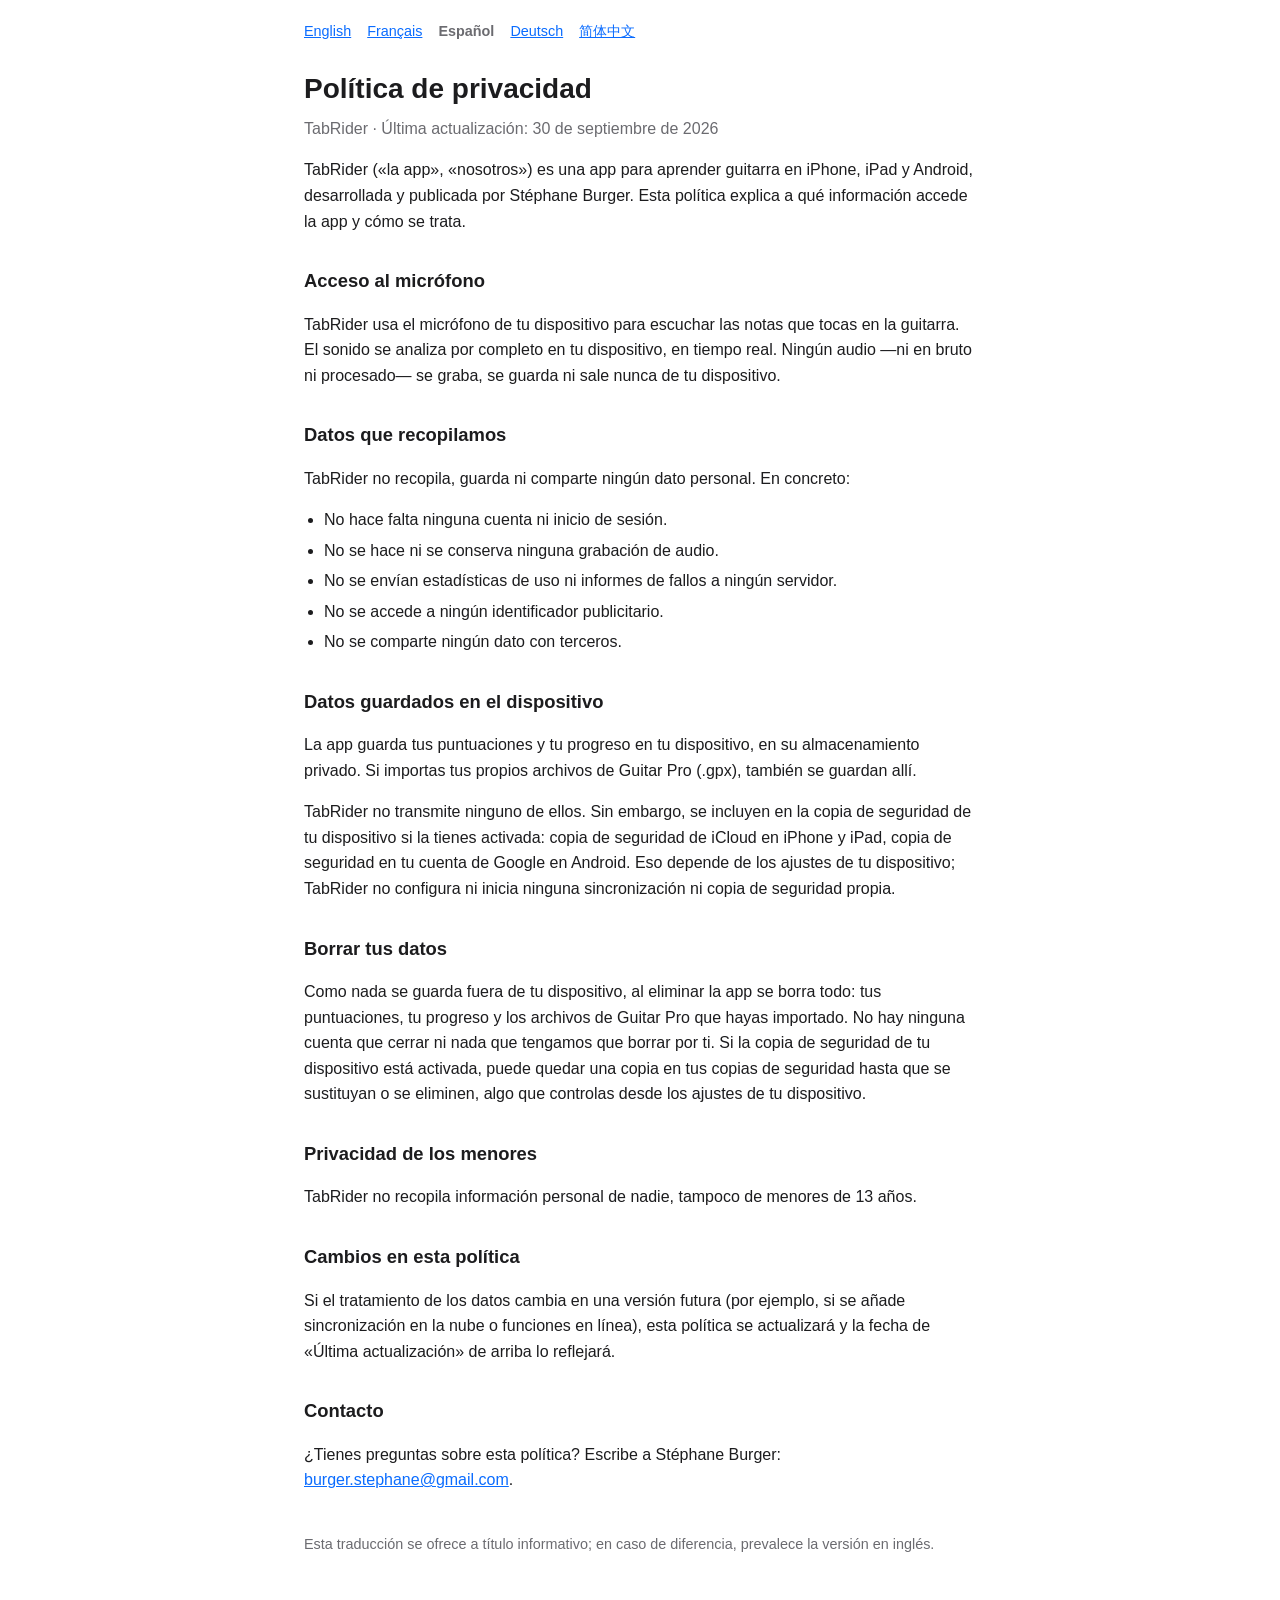
<file: es/privacy.html>
<!DOCTYPE html>
<html lang="es">
<head>
<meta charset="utf-8">
<meta name="viewport" content="width=device-width, initial-scale=1">
<title>TabRider — Política de privacidad</title>
<link rel="alternate" hreflang="en" href="https://stephaneburger.github.io/tabrider-public/privacy.html">
<link rel="alternate" hreflang="fr" href="https://stephaneburger.github.io/tabrider-public/fr/privacy.html">
<link rel="alternate" hreflang="es" href="https://stephaneburger.github.io/tabrider-public/es/privacy.html">
<link rel="alternate" hreflang="de" href="https://stephaneburger.github.io/tabrider-public/de/privacy.html">
<link rel="alternate" hreflang="zh-Hans" href="https://stephaneburger.github.io/tabrider-public/zh-Hans/privacy.html">
<style>
  :root { color-scheme: light dark; }
  body {
    font: 16px/1.6 -apple-system, BlinkMacSystemFont, "Segoe UI", Roboto, "PingFang SC", "Noto Sans SC", Helvetica, Arial, sans-serif;
    max-width: 42rem;
    margin: 0 auto;
    padding: 1.25rem 1.25rem 4rem;
    color: #1c1c1e;
    background: #fff;
  }
  nav { font-size: .9rem; color: #6b6b70; margin-bottom: 1.5rem; }
  nav a, nav strong { margin-right: .75rem; white-space: nowrap; }
  nav strong { color: inherit; font-weight: 600; }
  h1 { font-size: 1.75rem; margin-bottom: .25rem; }
  h2 { font-size: 1.15rem; margin-top: 2rem; }
  .meta { color: #6b6b70; margin-top: 0; }
  .note { color: #6b6b70; font-size: .9rem; margin-top: 2.5rem; }
  ul { padding-left: 1.25rem; }
  li { margin: .3rem 0; }
  a { color: #0a6cff; }
  .q { font-weight: 600; margin-top: 1.5rem; margin-bottom: .25rem; }
  @media (prefers-color-scheme: dark) {
    body { color: #e8e8ea; background: #131315; }
    .meta, nav, .note { color: #9a9aa0; }
    a { color: #5aa9ff; }
  }
</style>
</head>
<body>

<nav><a href="../privacy.html" hreflang="en">English</a> <a href="../fr/privacy.html" hreflang="fr">Français</a> <strong>Español</strong> <a href="../de/privacy.html" hreflang="de">Deutsch</a> <a href="../zh-Hans/privacy.html" hreflang="zh-Hans">简体中文</a></nav>

<h1>Política de privacidad</h1>
<p class="meta">TabRider · Última actualización: 30 de septiembre de 2026</p>

<p>TabRider («la app», «nosotros») es una app para aprender guitarra en iPhone, iPad y Android,
desarrollada y publicada por Stéphane Burger. Esta política explica a qué información accede la app y
cómo se trata.</p>

<h2>Acceso al micrófono</h2>
<p>TabRider usa el micrófono de tu dispositivo para escuchar las notas que tocas en la guitarra. El
sonido se analiza por completo en tu dispositivo, en tiempo real. Ningún audio —ni en bruto ni
procesado— se graba, se guarda ni sale nunca de tu dispositivo.</p>

<h2>Datos que recopilamos</h2>
<p>TabRider no recopila, guarda ni comparte ningún dato personal. En concreto:</p>
<ul>
  <li>No hace falta ninguna cuenta ni inicio de sesión.</li>
  <li>No se hace ni se conserva ninguna grabación de audio.</li>
  <li>No se envían estadísticas de uso ni informes de fallos a ningún servidor.</li>
  <li>No se accede a ningún identificador publicitario.</li>
  <li>No se comparte ningún dato con terceros.</li>
</ul>

<h2>Datos guardados en el dispositivo</h2>
<p>La app guarda tus puntuaciones y tu progreso en tu dispositivo, en su almacenamiento privado. Si
importas tus propios archivos de Guitar Pro (.gpx), también se guardan allí.</p>
<p>TabRider no transmite ninguno de ellos. Sin embargo, se incluyen en la copia de seguridad de tu
dispositivo si la tienes activada: copia de seguridad de iCloud en iPhone y iPad, copia de seguridad en
tu cuenta de Google en Android. Eso depende de los ajustes de tu dispositivo; TabRider no configura ni
inicia ninguna sincronización ni copia de seguridad propia.</p>

<h2>Borrar tus datos</h2>
<p>Como nada se guarda fuera de tu dispositivo, al eliminar la app se borra todo: tus puntuaciones, tu
progreso y los archivos de Guitar Pro que hayas importado. No hay ninguna cuenta que cerrar ni nada que
tengamos que borrar por ti. Si la copia de seguridad de tu dispositivo está activada, puede quedar una
copia en tus copias de seguridad hasta que se sustituyan o se eliminen, algo que controlas desde los
ajustes de tu dispositivo.</p>

<h2>Privacidad de los menores</h2>
<p>TabRider no recopila información personal de nadie, tampoco de menores de 13 años.</p>

<h2>Cambios en esta política</h2>
<p>Si el tratamiento de los datos cambia en una versión futura (por ejemplo, si se añade
sincronización en la nube o funciones en línea), esta política se actualizará y la fecha de «Última
actualización» de arriba lo reflejará.</p>

<h2>Contacto</h2>
<p>¿Tienes preguntas sobre esta política? Escribe a Stéphane Burger: <a href="mailto:burger.stephane@gmail.com">burger.stephane@gmail.com</a>.</p>

<p class="note">Esta traducción se ofrece a título informativo; en caso de diferencia, prevalece la
versión en inglés.</p>

</body>
</html>
</file>
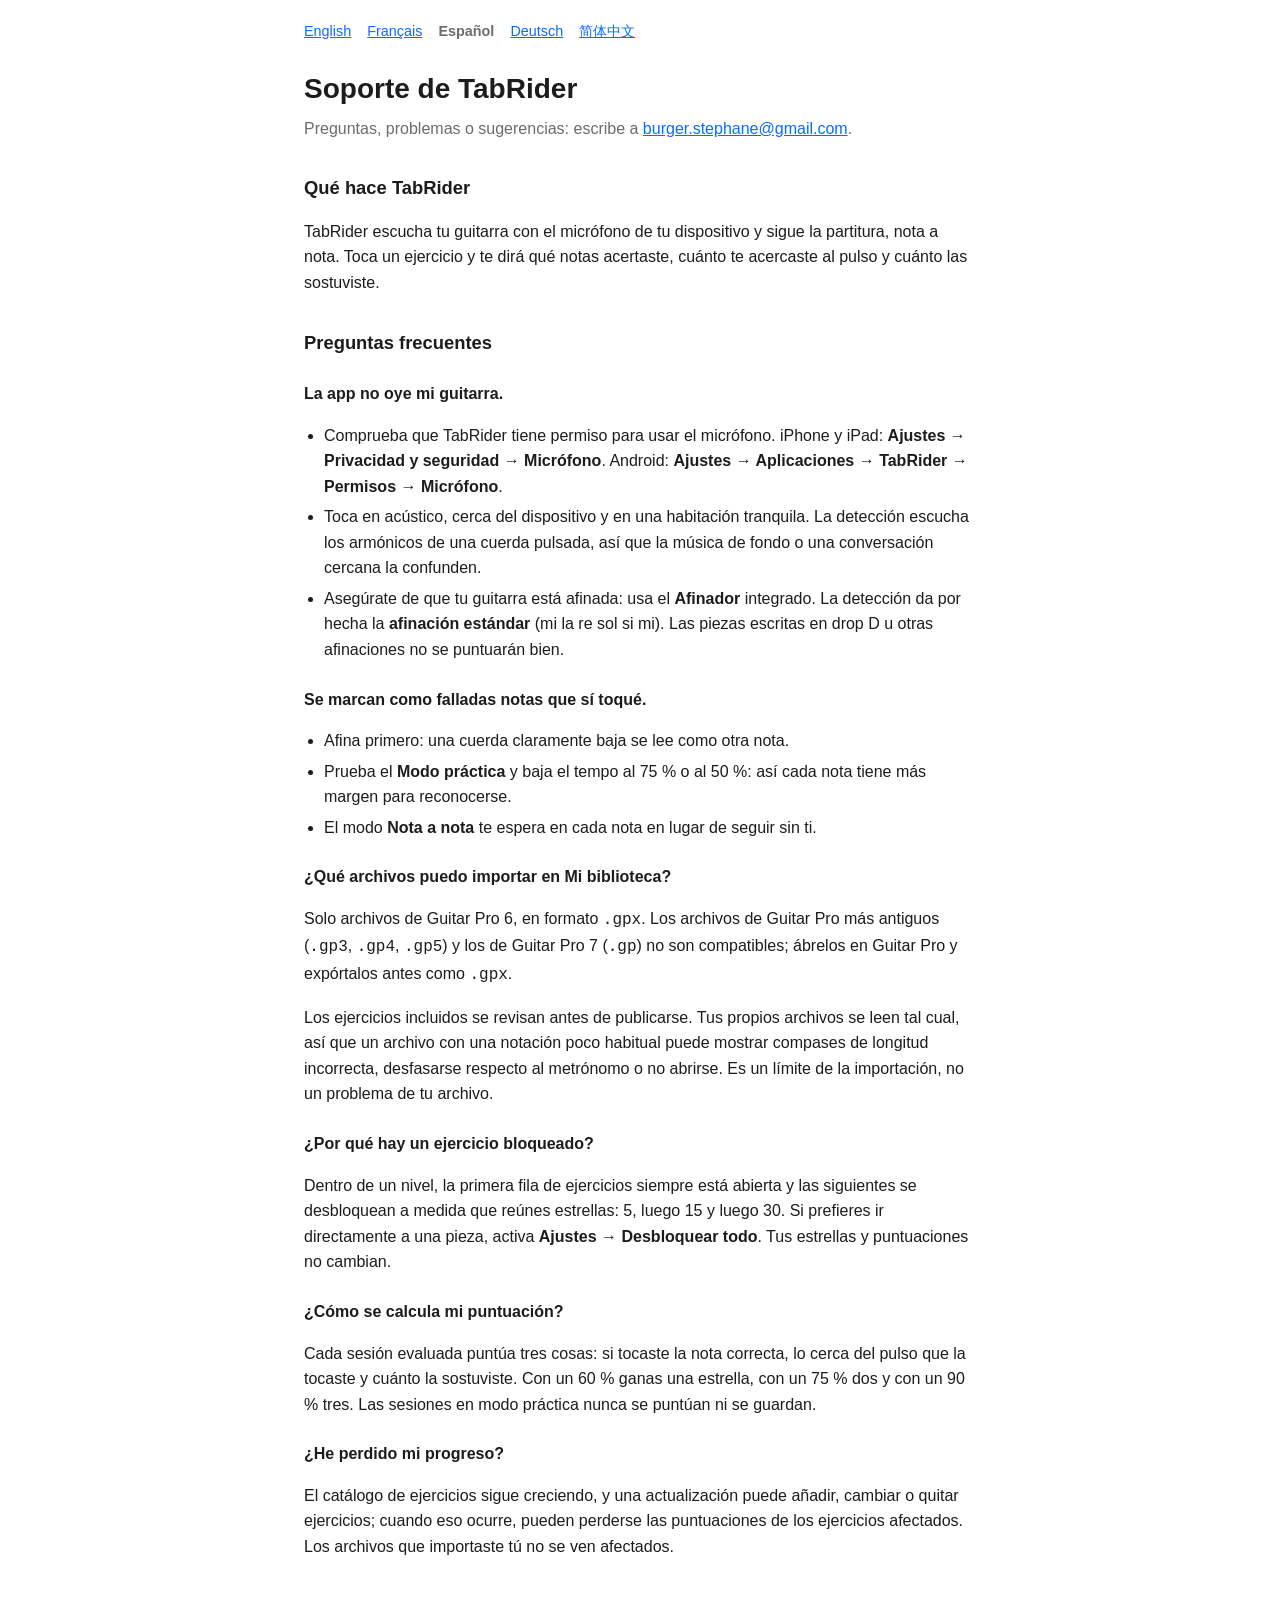
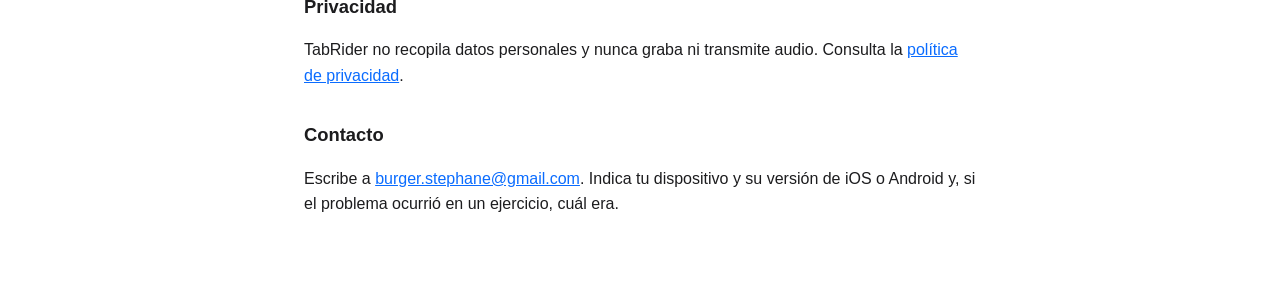
<file: es/support.html>
<!DOCTYPE html>
<html lang="es">
<head>
<meta charset="utf-8">
<meta name="viewport" content="width=device-width, initial-scale=1">
<title>TabRider — Soporte</title>
<link rel="alternate" hreflang="en" href="https://stephaneburger.github.io/tabrider-public/support.html">
<link rel="alternate" hreflang="fr" href="https://stephaneburger.github.io/tabrider-public/fr/support.html">
<link rel="alternate" hreflang="es" href="https://stephaneburger.github.io/tabrider-public/es/support.html">
<link rel="alternate" hreflang="de" href="https://stephaneburger.github.io/tabrider-public/de/support.html">
<link rel="alternate" hreflang="zh-Hans" href="https://stephaneburger.github.io/tabrider-public/zh-Hans/support.html">
<style>
  :root { color-scheme: light dark; }
  body {
    font: 16px/1.6 -apple-system, BlinkMacSystemFont, "Segoe UI", Roboto, "PingFang SC", "Noto Sans SC", Helvetica, Arial, sans-serif;
    max-width: 42rem;
    margin: 0 auto;
    padding: 1.25rem 1.25rem 4rem;
    color: #1c1c1e;
    background: #fff;
  }
  nav { font-size: .9rem; color: #6b6b70; margin-bottom: 1.5rem; }
  nav a, nav strong { margin-right: .75rem; white-space: nowrap; }
  nav strong { color: inherit; font-weight: 600; }
  h1 { font-size: 1.75rem; margin-bottom: .25rem; }
  h2 { font-size: 1.15rem; margin-top: 2rem; }
  .meta { color: #6b6b70; margin-top: 0; }
  .note { color: #6b6b70; font-size: .9rem; margin-top: 2.5rem; }
  ul { padding-left: 1.25rem; }
  li { margin: .3rem 0; }
  a { color: #0a6cff; }
  .q { font-weight: 600; margin-top: 1.5rem; margin-bottom: .25rem; }
  @media (prefers-color-scheme: dark) {
    body { color: #e8e8ea; background: #131315; }
    .meta, nav, .note { color: #9a9aa0; }
    a { color: #5aa9ff; }
  }
</style>
</head>
<body>

<nav><a href="../support.html" hreflang="en">English</a> <a href="../fr/support.html" hreflang="fr">Français</a> <strong>Español</strong> <a href="../de/support.html" hreflang="de">Deutsch</a> <a href="../zh-Hans/support.html" hreflang="zh-Hans">简体中文</a></nav>

<h1>Soporte de TabRider</h1>
<p class="meta">Preguntas, problemas o sugerencias: escribe a <a href="mailto:burger.stephane@gmail.com">burger.stephane@gmail.com</a>.</p>

<h2>Qué hace TabRider</h2>
<p>TabRider escucha tu guitarra con el micrófono de tu dispositivo y sigue la partitura, nota a nota.
Toca un ejercicio y te dirá qué notas acertaste, cuánto te acercaste al pulso y cuánto las
sostuviste.</p>

<h2>Preguntas frecuentes</h2>

<p class="q">La app no oye mi guitarra.</p>
<ul>
  <li>Comprueba que TabRider tiene permiso para usar el micrófono. iPhone y iPad: <strong>Ajustes →
      Privacidad y seguridad → Micrófono</strong>. Android: <strong>Ajustes → Aplicaciones → TabRider →
      Permisos → Micrófono</strong>.</li>
  <li>Toca en acústico, cerca del dispositivo y en una habitación tranquila. La detección escucha los
      armónicos de una cuerda pulsada, así que la música de fondo o una conversación cercana la
      confunden.</li>
  <li>Asegúrate de que tu guitarra está afinada: usa el <strong>Afinador</strong> integrado. La detección
      da por hecha la <strong>afinación estándar</strong> (mi la re sol si mi). Las piezas escritas en
      drop D u otras afinaciones no se puntuarán bien.</li>
</ul>

<p class="q">Se marcan como falladas notas que sí toqué.</p>
<ul>
  <li>Afina primero: una cuerda claramente baja se lee como otra nota.</li>
  <li>Prueba el <strong>Modo práctica</strong> y baja el tempo al 75 % o al 50 %: así cada nota tiene
      más margen para reconocerse.</li>
  <li>El modo <strong>Nota a nota</strong> te espera en cada nota en lugar de seguir sin ti.</li>
</ul>

<p class="q">¿Qué archivos puedo importar en Mi biblioteca?</p>
<p>Solo archivos de Guitar Pro 6, en formato <code>.gpx</code>. Los archivos de Guitar Pro más antiguos
(<code>.gp3</code>, <code>.gp4</code>, <code>.gp5</code>) y los de Guitar Pro 7 (<code>.gp</code>) no
son compatibles; ábrelos en Guitar Pro y expórtalos antes como <code>.gpx</code>.</p>
<p>Los ejercicios incluidos se revisan antes de publicarse. Tus propios archivos se leen tal cual, así
que un archivo con una notación poco habitual puede mostrar compases de longitud incorrecta, desfasarse
respecto al metrónomo o no abrirse. Es un límite de la importación, no un problema de tu archivo.</p>

<p class="q">¿Por qué hay un ejercicio bloqueado?</p>
<p>Dentro de un nivel, la primera fila de ejercicios siempre está abierta y las siguientes se
desbloquean a medida que reúnes estrellas: 5, luego 15 y luego 30. Si prefieres ir directamente a una
pieza, activa <strong>Ajustes → Desbloquear todo</strong>. Tus estrellas y puntuaciones no cambian.</p>

<p class="q">¿Cómo se calcula mi puntuación?</p>
<p>Cada sesión evaluada puntúa tres cosas: si tocaste la nota correcta, lo cerca del pulso que la
tocaste y cuánto la sostuviste. Con un 60 % ganas una estrella, con un 75 % dos y con un 90 % tres. Las
sesiones en modo práctica nunca se puntúan ni se guardan.</p>

<p class="q">¿He perdido mi progreso?</p>
<p>El catálogo de ejercicios sigue creciendo, y una actualización puede añadir, cambiar o quitar
ejercicios; cuando eso ocurre, pueden perderse las puntuaciones de los ejercicios afectados. Los
archivos que importaste tú no se ven afectados.</p>

<h2>Privacidad</h2>
<p>TabRider no recopila datos personales y nunca graba ni transmite audio. Consulta la
<a href="privacy.html">política de privacidad</a>.</p>

<h2>Contacto</h2>
<p>Escribe a <a href="mailto:burger.stephane@gmail.com">burger.stephane@gmail.com</a>. Indica tu dispositivo y su versión de iOS o Android y, si el problema ocurrió en
un ejercicio, cuál era.</p>

</body>
</html>
</file>
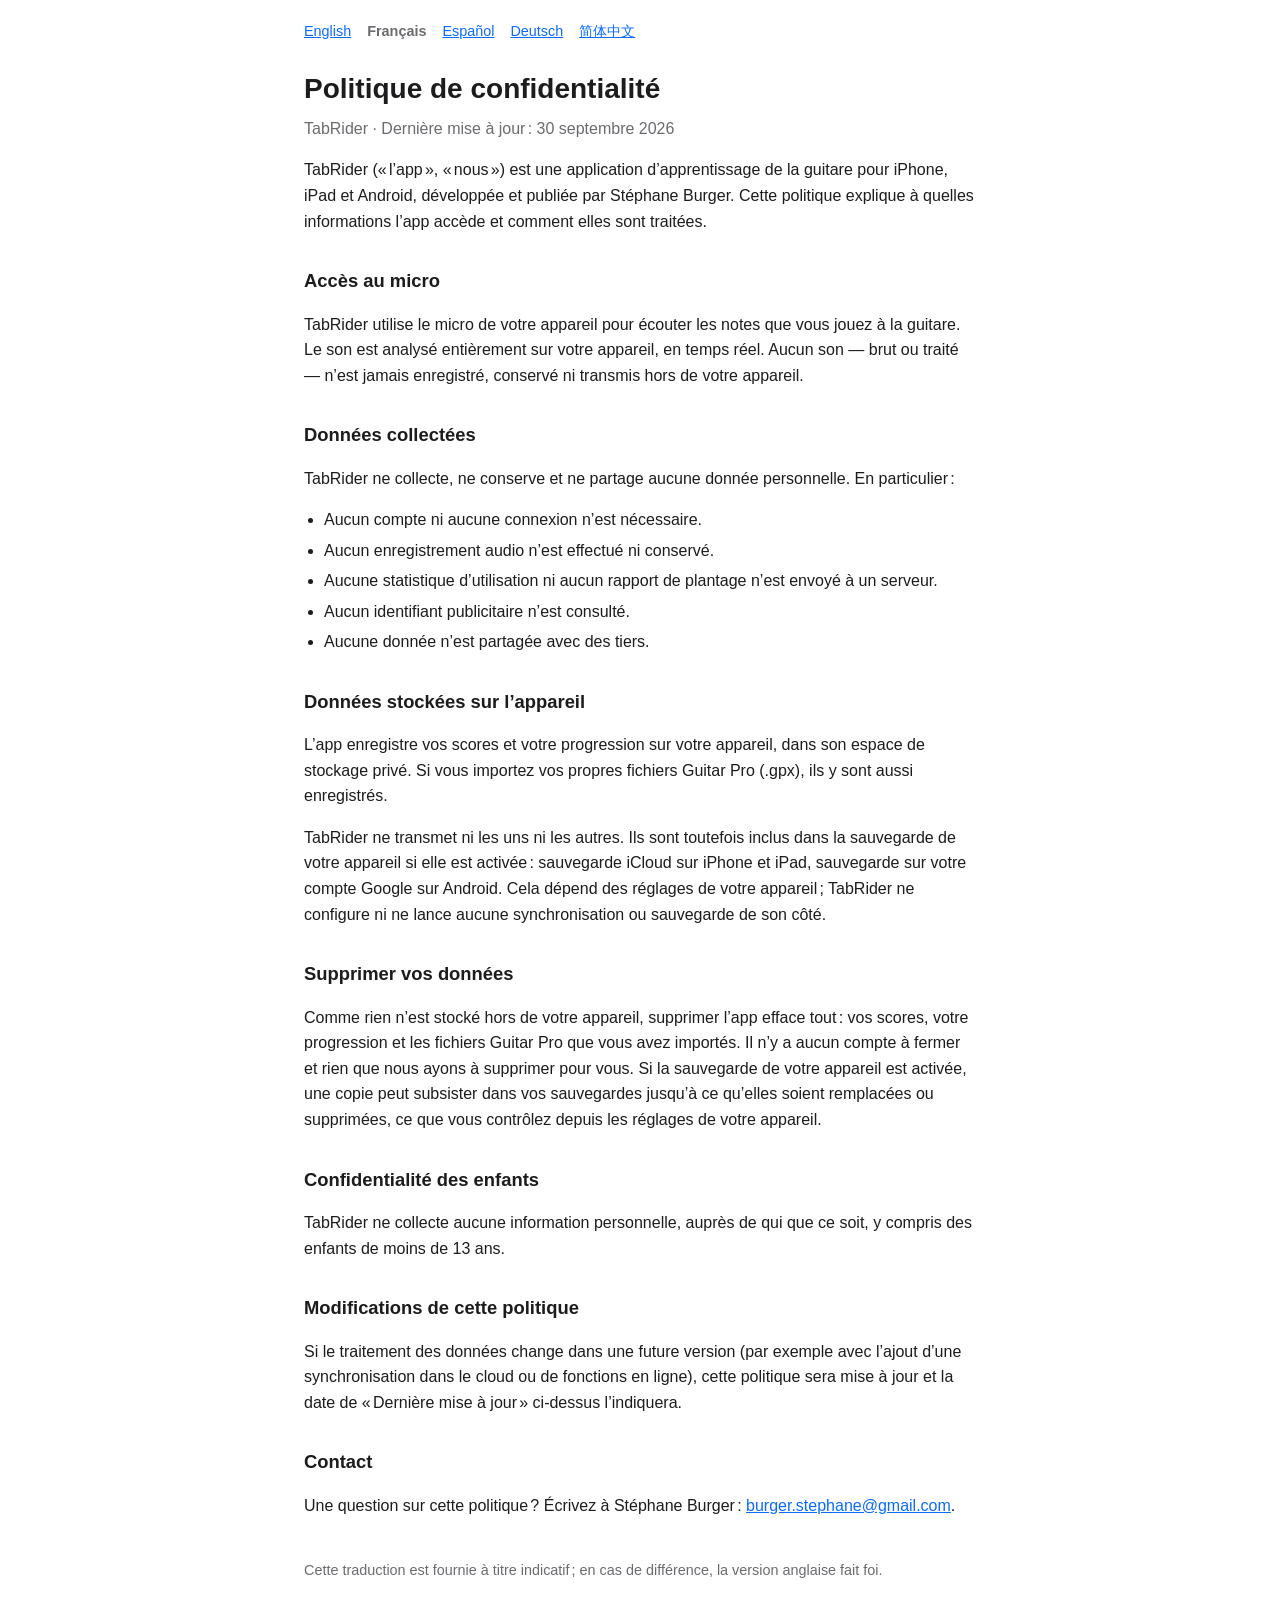
<file: fr/privacy.html>
<!DOCTYPE html>
<html lang="fr">
<head>
<meta charset="utf-8">
<meta name="viewport" content="width=device-width, initial-scale=1">
<title>TabRider — Politique de confidentialité</title>
<link rel="alternate" hreflang="en" href="https://stephaneburger.github.io/tabrider-public/privacy.html">
<link rel="alternate" hreflang="fr" href="https://stephaneburger.github.io/tabrider-public/fr/privacy.html">
<link rel="alternate" hreflang="es" href="https://stephaneburger.github.io/tabrider-public/es/privacy.html">
<link rel="alternate" hreflang="de" href="https://stephaneburger.github.io/tabrider-public/de/privacy.html">
<link rel="alternate" hreflang="zh-Hans" href="https://stephaneburger.github.io/tabrider-public/zh-Hans/privacy.html">
<style>
  :root { color-scheme: light dark; }
  body {
    font: 16px/1.6 -apple-system, BlinkMacSystemFont, "Segoe UI", Roboto, "PingFang SC", "Noto Sans SC", Helvetica, Arial, sans-serif;
    max-width: 42rem;
    margin: 0 auto;
    padding: 1.25rem 1.25rem 4rem;
    color: #1c1c1e;
    background: #fff;
  }
  nav { font-size: .9rem; color: #6b6b70; margin-bottom: 1.5rem; }
  nav a, nav strong { margin-right: .75rem; white-space: nowrap; }
  nav strong { color: inherit; font-weight: 600; }
  h1 { font-size: 1.75rem; margin-bottom: .25rem; }
  h2 { font-size: 1.15rem; margin-top: 2rem; }
  .meta { color: #6b6b70; margin-top: 0; }
  .note { color: #6b6b70; font-size: .9rem; margin-top: 2.5rem; }
  ul { padding-left: 1.25rem; }
  li { margin: .3rem 0; }
  a { color: #0a6cff; }
  .q { font-weight: 600; margin-top: 1.5rem; margin-bottom: .25rem; }
  @media (prefers-color-scheme: dark) {
    body { color: #e8e8ea; background: #131315; }
    .meta, nav, .note { color: #9a9aa0; }
    a { color: #5aa9ff; }
  }
</style>
</head>
<body>

<nav><a href="../privacy.html" hreflang="en">English</a> <strong>Français</strong> <a href="../es/privacy.html" hreflang="es">Español</a> <a href="../de/privacy.html" hreflang="de">Deutsch</a> <a href="../zh-Hans/privacy.html" hreflang="zh-Hans">简体中文</a></nav>

<h1>Politique de confidentialité</h1>
<p class="meta">TabRider · Dernière mise à jour : 30 septembre 2026</p>

<p>TabRider (« l’app », « nous ») est une application d’apprentissage de la guitare pour iPhone, iPad
et Android, développée et publiée par Stéphane Burger. Cette politique explique à quelles informations
l’app accède et comment elles sont traitées.</p>

<h2>Accès au micro</h2>
<p>TabRider utilise le micro de votre appareil pour écouter les notes que vous jouez à la guitare. Le
son est analysé entièrement sur votre appareil, en temps réel. Aucun son — brut ou traité — n’est
jamais enregistré, conservé ni transmis hors de votre appareil.</p>

<h2>Données collectées</h2>
<p>TabRider ne collecte, ne conserve et ne partage aucune donnée personnelle. En particulier :</p>
<ul>
  <li>Aucun compte ni aucune connexion n’est nécessaire.</li>
  <li>Aucun enregistrement audio n’est effectué ni conservé.</li>
  <li>Aucune statistique d’utilisation ni aucun rapport de plantage n’est envoyé à un serveur.</li>
  <li>Aucun identifiant publicitaire n’est consulté.</li>
  <li>Aucune donnée n’est partagée avec des tiers.</li>
</ul>

<h2>Données stockées sur l’appareil</h2>
<p>L’app enregistre vos scores et votre progression sur votre appareil, dans son espace de stockage
privé. Si vous importez vos propres fichiers Guitar Pro (.gpx), ils y sont aussi enregistrés.</p>
<p>TabRider ne transmet ni les uns ni les autres. Ils sont toutefois inclus dans la sauvegarde de
votre appareil si elle est activée : sauvegarde iCloud sur iPhone et iPad, sauvegarde sur votre compte
Google sur Android. Cela dépend des réglages de votre appareil ; TabRider ne configure ni ne lance
aucune synchronisation ou sauvegarde de son côté.</p>

<h2>Supprimer vos données</h2>
<p>Comme rien n’est stocké hors de votre appareil, supprimer l’app efface tout : vos scores, votre
progression et les fichiers Guitar Pro que vous avez importés. Il n’y a aucun compte à fermer et rien
que nous ayons à supprimer pour vous. Si la sauvegarde de votre appareil est activée, une copie peut
subsister dans vos sauvegardes jusqu’à ce qu’elles soient remplacées ou supprimées, ce que vous
contrôlez depuis les réglages de votre appareil.</p>

<h2>Confidentialité des enfants</h2>
<p>TabRider ne collecte aucune information personnelle, auprès de qui que ce soit, y compris des
enfants de moins de 13 ans.</p>

<h2>Modifications de cette politique</h2>
<p>Si le traitement des données change dans une future version (par exemple avec l’ajout d’une
synchronisation dans le cloud ou de fonctions en ligne), cette politique sera mise à jour et la date de
« Dernière mise à jour » ci-dessus l’indiquera.</p>

<h2>Contact</h2>
<p>Une question sur cette politique ? Écrivez à Stéphane Burger : <a href="mailto:burger.stephane@gmail.com">burger.stephane@gmail.com</a>.</p>

<p class="note">Cette traduction est fournie à titre indicatif ; en cas de différence, la version
anglaise fait foi.</p>

</body>
</html>
</file>
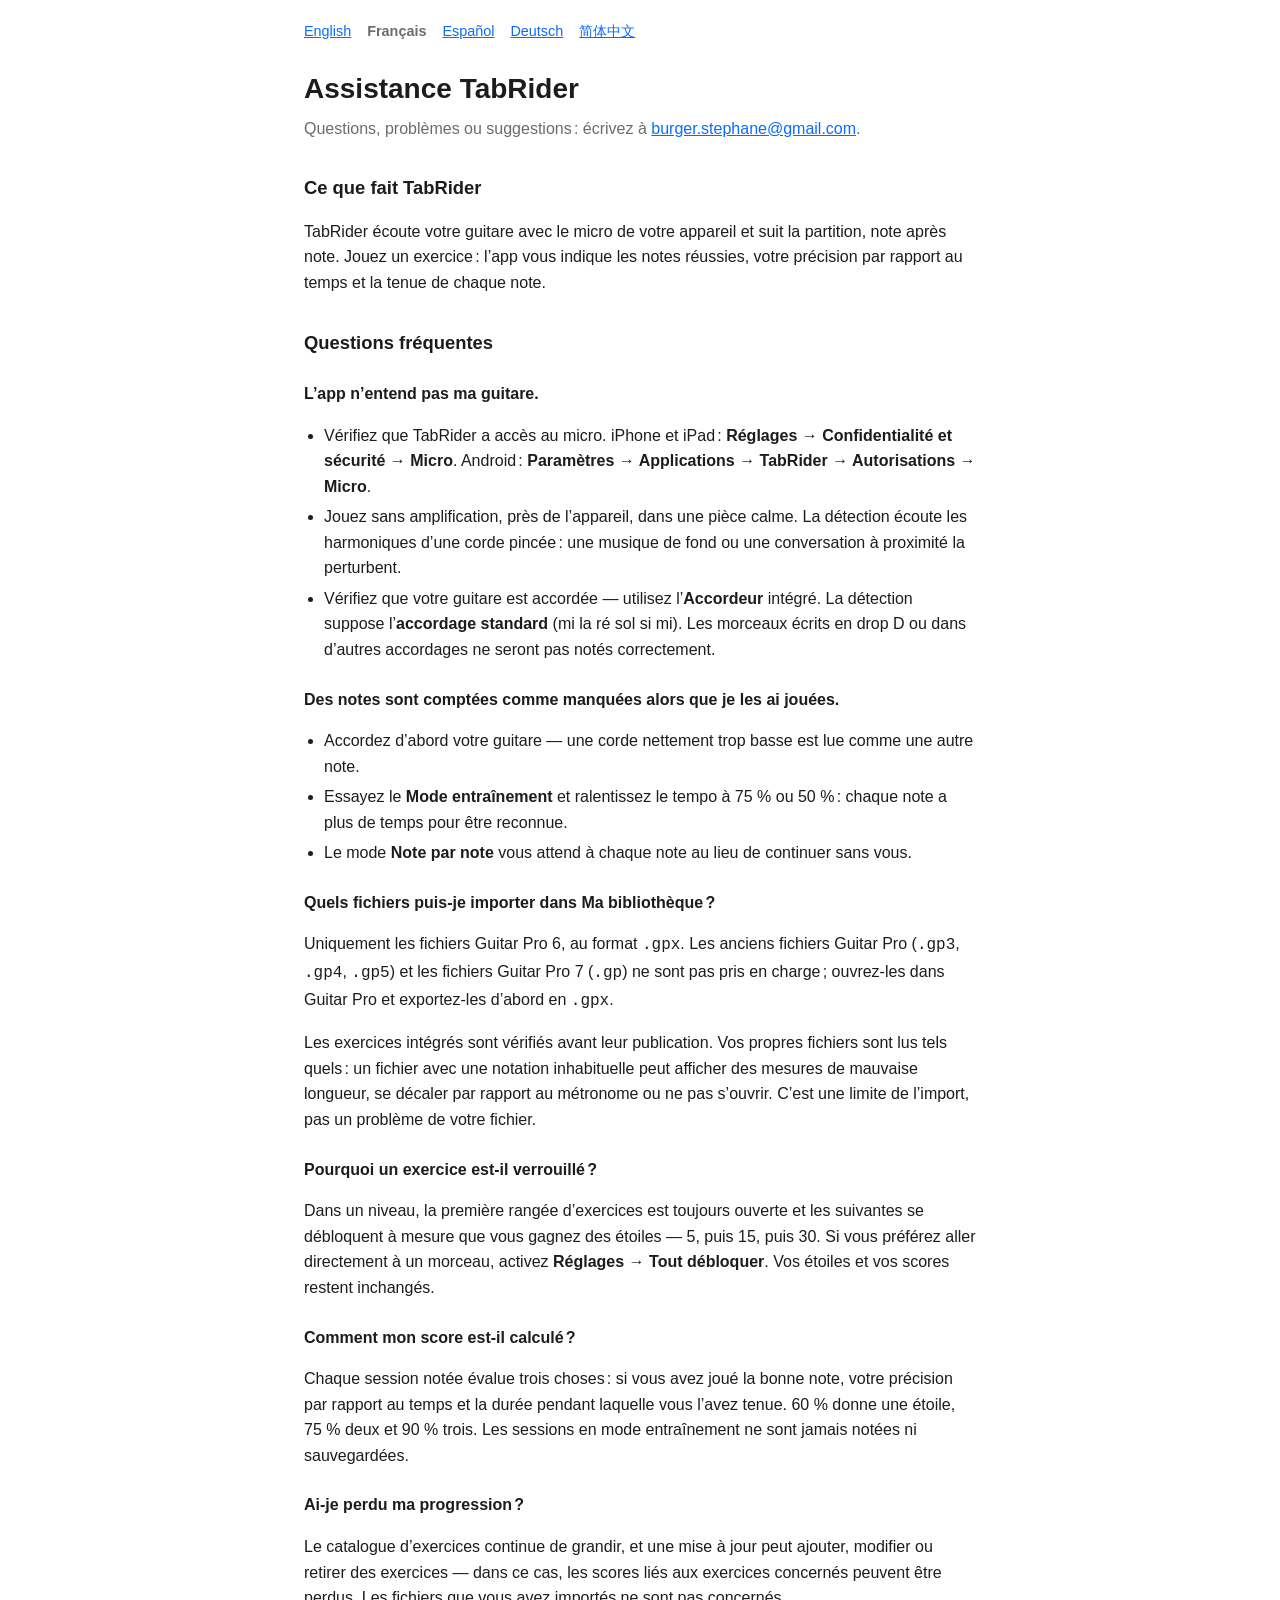
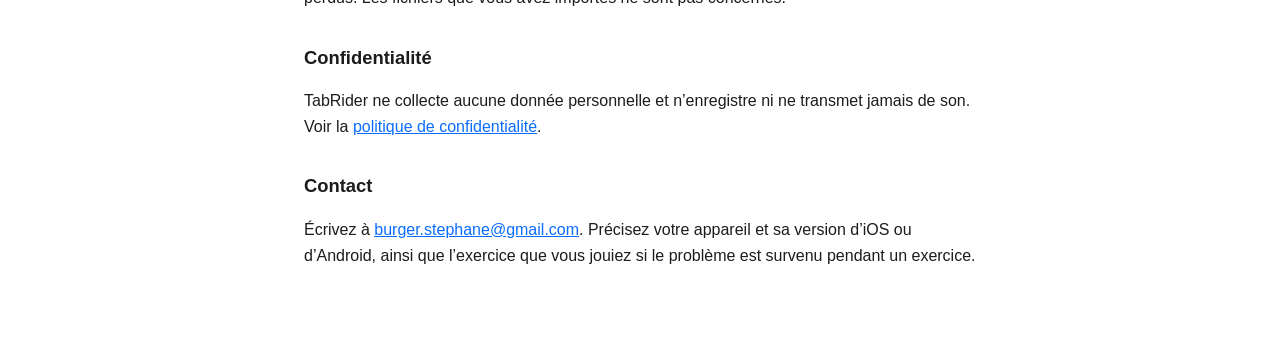
<file: fr/support.html>
<!DOCTYPE html>
<html lang="fr">
<head>
<meta charset="utf-8">
<meta name="viewport" content="width=device-width, initial-scale=1">
<title>TabRider — Assistance</title>
<link rel="alternate" hreflang="en" href="https://stephaneburger.github.io/tabrider-public/support.html">
<link rel="alternate" hreflang="fr" href="https://stephaneburger.github.io/tabrider-public/fr/support.html">
<link rel="alternate" hreflang="es" href="https://stephaneburger.github.io/tabrider-public/es/support.html">
<link rel="alternate" hreflang="de" href="https://stephaneburger.github.io/tabrider-public/de/support.html">
<link rel="alternate" hreflang="zh-Hans" href="https://stephaneburger.github.io/tabrider-public/zh-Hans/support.html">
<style>
  :root { color-scheme: light dark; }
  body {
    font: 16px/1.6 -apple-system, BlinkMacSystemFont, "Segoe UI", Roboto, "PingFang SC", "Noto Sans SC", Helvetica, Arial, sans-serif;
    max-width: 42rem;
    margin: 0 auto;
    padding: 1.25rem 1.25rem 4rem;
    color: #1c1c1e;
    background: #fff;
  }
  nav { font-size: .9rem; color: #6b6b70; margin-bottom: 1.5rem; }
  nav a, nav strong { margin-right: .75rem; white-space: nowrap; }
  nav strong { color: inherit; font-weight: 600; }
  h1 { font-size: 1.75rem; margin-bottom: .25rem; }
  h2 { font-size: 1.15rem; margin-top: 2rem; }
  .meta { color: #6b6b70; margin-top: 0; }
  .note { color: #6b6b70; font-size: .9rem; margin-top: 2.5rem; }
  ul { padding-left: 1.25rem; }
  li { margin: .3rem 0; }
  a { color: #0a6cff; }
  .q { font-weight: 600; margin-top: 1.5rem; margin-bottom: .25rem; }
  @media (prefers-color-scheme: dark) {
    body { color: #e8e8ea; background: #131315; }
    .meta, nav, .note { color: #9a9aa0; }
    a { color: #5aa9ff; }
  }
</style>
</head>
<body>

<nav><a href="../support.html" hreflang="en">English</a> <strong>Français</strong> <a href="../es/support.html" hreflang="es">Español</a> <a href="../de/support.html" hreflang="de">Deutsch</a> <a href="../zh-Hans/support.html" hreflang="zh-Hans">简体中文</a></nav>

<h1>Assistance TabRider</h1>
<p class="meta">Questions, problèmes ou suggestions : écrivez à <a href="mailto:burger.stephane@gmail.com">burger.stephane@gmail.com</a>.</p>

<h2>Ce que fait TabRider</h2>
<p>TabRider écoute votre guitare avec le micro de votre appareil et suit la partition, note après
note. Jouez un exercice : l’app vous indique les notes réussies, votre précision par rapport au temps et
la tenue de chaque note.</p>

<h2>Questions fréquentes</h2>

<p class="q">L’app n’entend pas ma guitare.</p>
<ul>
  <li>Vérifiez que TabRider a accès au micro. iPhone et iPad : <strong>Réglages → Confidentialité et
      sécurité → Micro</strong>. Android : <strong>Paramètres → Applications → TabRider → Autorisations
      → Micro</strong>.</li>
  <li>Jouez sans amplification, près de l’appareil, dans une pièce calme. La détection écoute les
      harmoniques d’une corde pincée : une musique de fond ou une conversation à proximité la
      perturbent.</li>
  <li>Vérifiez que votre guitare est accordée — utilisez l’<strong>Accordeur</strong> intégré. La
      détection suppose l’<strong>accordage standard</strong> (mi la ré sol si mi). Les morceaux écrits
      en drop D ou dans d’autres accordages ne seront pas notés correctement.</li>
</ul>

<p class="q">Des notes sont comptées comme manquées alors que je les ai jouées.</p>
<ul>
  <li>Accordez d’abord votre guitare — une corde nettement trop basse est lue comme une autre note.</li>
  <li>Essayez le <strong>Mode entraînement</strong> et ralentissez le tempo à 75 % ou 50 % : chaque note
      a plus de temps pour être reconnue.</li>
  <li>Le mode <strong>Note par note</strong> vous attend à chaque note au lieu de continuer sans
      vous.</li>
</ul>

<p class="q">Quels fichiers puis-je importer dans Ma bibliothèque ?</p>
<p>Uniquement les fichiers Guitar Pro 6, au format <code>.gpx</code>. Les anciens fichiers Guitar Pro
(<code>.gp3</code>, <code>.gp4</code>, <code>.gp5</code>) et les fichiers Guitar Pro 7
(<code>.gp</code>) ne sont pas pris en charge ; ouvrez-les dans Guitar Pro et exportez-les d’abord en
<code>.gpx</code>.</p>
<p>Les exercices intégrés sont vérifiés avant leur publication. Vos propres fichiers sont lus tels
quels : un fichier avec une notation inhabituelle peut afficher des mesures de mauvaise longueur, se
décaler par rapport au métronome ou ne pas s’ouvrir. C’est une limite de l’import, pas un problème de
votre fichier.</p>

<p class="q">Pourquoi un exercice est-il verrouillé ?</p>
<p>Dans un niveau, la première rangée d’exercices est toujours ouverte et les suivantes se débloquent à
mesure que vous gagnez des étoiles — 5, puis 15, puis 30. Si vous préférez aller directement à un
morceau, activez <strong>Réglages → Tout débloquer</strong>. Vos étoiles et vos scores restent
inchangés.</p>

<p class="q">Comment mon score est-il calculé ?</p>
<p>Chaque session notée évalue trois choses : si vous avez joué la bonne note, votre précision par
rapport au temps et la durée pendant laquelle vous l’avez tenue. 60 % donne une étoile, 75 % deux et
90 % trois. Les sessions en mode entraînement ne sont jamais notées ni sauvegardées.</p>

<p class="q">Ai-je perdu ma progression ?</p>
<p>Le catalogue d’exercices continue de grandir, et une mise à jour peut ajouter, modifier ou retirer
des exercices — dans ce cas, les scores liés aux exercices concernés peuvent être perdus. Les fichiers
que vous avez importés ne sont pas concernés.</p>

<h2>Confidentialité</h2>
<p>TabRider ne collecte aucune donnée personnelle et n’enregistre ni ne transmet jamais de son. Voir la
<a href="privacy.html">politique de confidentialité</a>.</p>

<h2>Contact</h2>
<p>Écrivez à <a href="mailto:burger.stephane@gmail.com">burger.stephane@gmail.com</a>. Précisez votre appareil et sa version d’iOS ou d’Android, ainsi que l’exercice
que vous jouiez si le problème est survenu pendant un exercice.</p>

</body>
</html>
</file>
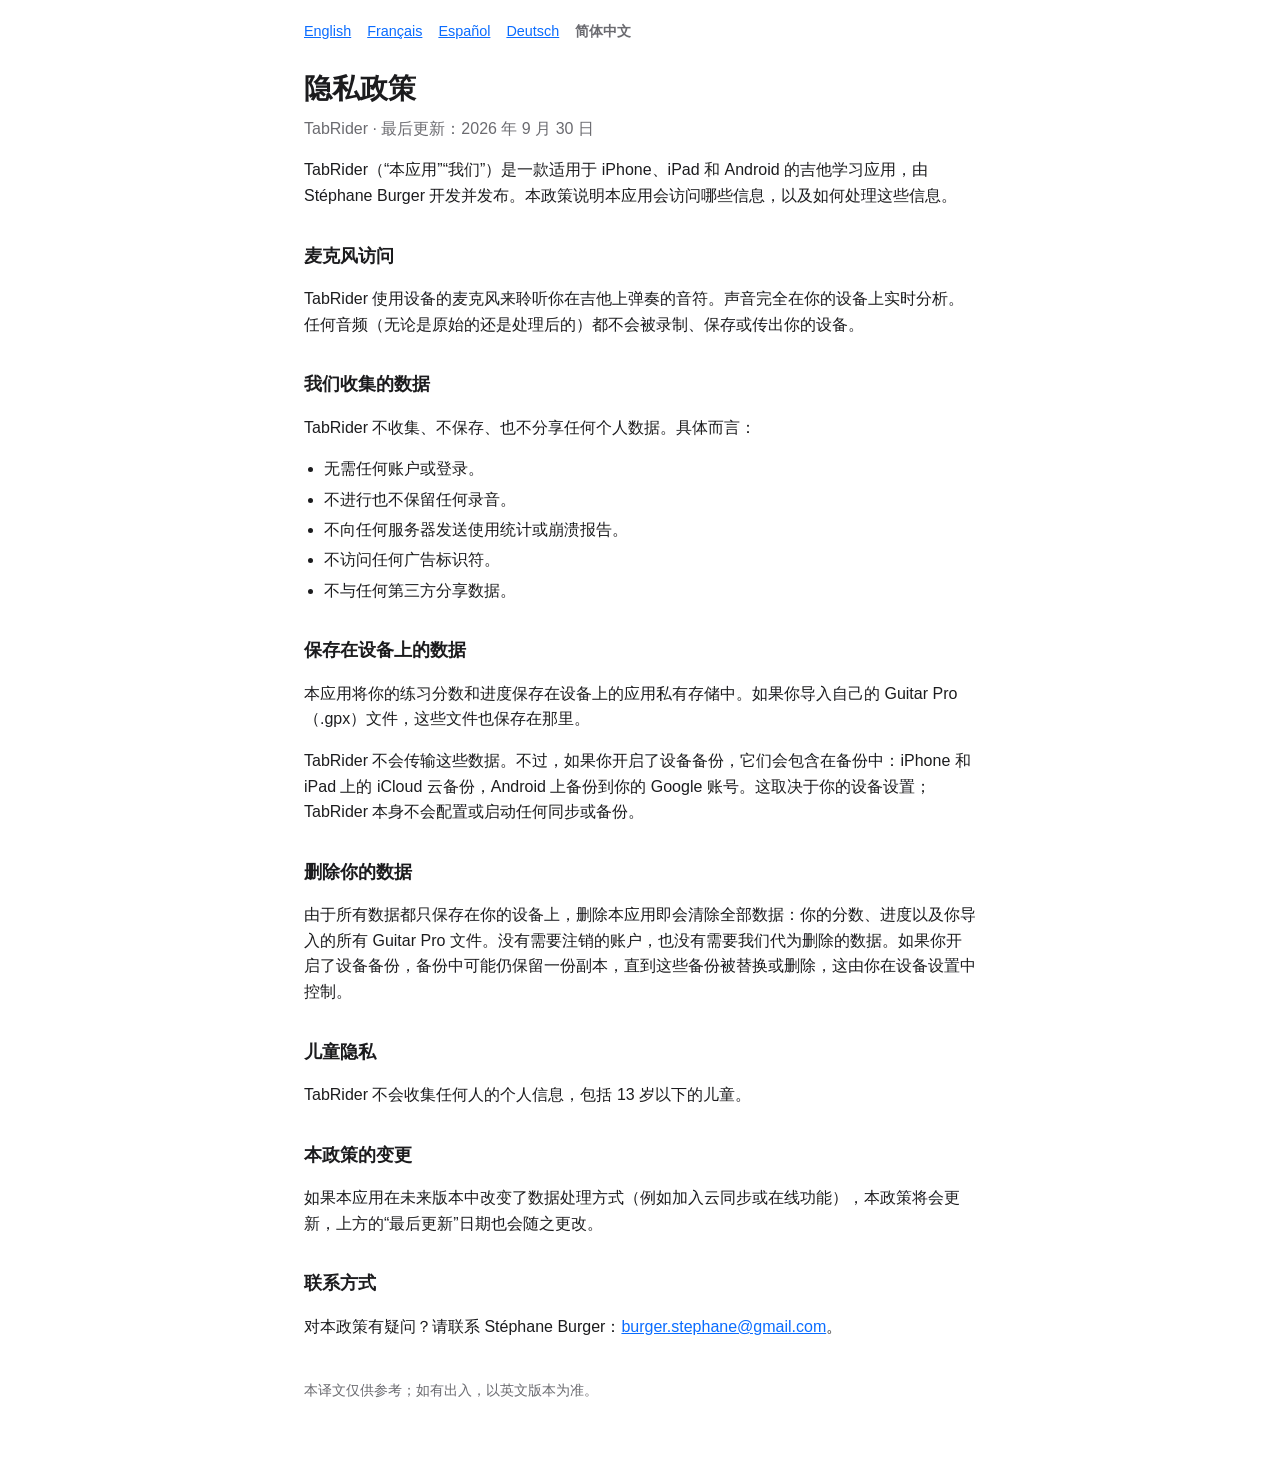
<file: zh-Hans/privacy.html>
<!DOCTYPE html>
<html lang="zh-Hans">
<head>
<meta charset="utf-8">
<meta name="viewport" content="width=device-width, initial-scale=1">
<title>TabRider — 隐私政策</title>
<link rel="alternate" hreflang="en" href="https://stephaneburger.github.io/tabrider-public/privacy.html">
<link rel="alternate" hreflang="fr" href="https://stephaneburger.github.io/tabrider-public/fr/privacy.html">
<link rel="alternate" hreflang="es" href="https://stephaneburger.github.io/tabrider-public/es/privacy.html">
<link rel="alternate" hreflang="de" href="https://stephaneburger.github.io/tabrider-public/de/privacy.html">
<link rel="alternate" hreflang="zh-Hans" href="https://stephaneburger.github.io/tabrider-public/zh-Hans/privacy.html">
<style>
  :root { color-scheme: light dark; }
  body {
    font: 16px/1.6 -apple-system, BlinkMacSystemFont, "Segoe UI", Roboto, "PingFang SC", "Noto Sans SC", Helvetica, Arial, sans-serif;
    max-width: 42rem;
    margin: 0 auto;
    padding: 1.25rem 1.25rem 4rem;
    color: #1c1c1e;
    background: #fff;
  }
  nav { font-size: .9rem; color: #6b6b70; margin-bottom: 1.5rem; }
  nav a, nav strong { margin-right: .75rem; white-space: nowrap; }
  nav strong { color: inherit; font-weight: 600; }
  h1 { font-size: 1.75rem; margin-bottom: .25rem; }
  h2 { font-size: 1.15rem; margin-top: 2rem; }
  .meta { color: #6b6b70; margin-top: 0; }
  .note { color: #6b6b70; font-size: .9rem; margin-top: 2.5rem; }
  ul { padding-left: 1.25rem; }
  li { margin: .3rem 0; }
  a { color: #0a6cff; }
  .q { font-weight: 600; margin-top: 1.5rem; margin-bottom: .25rem; }
  @media (prefers-color-scheme: dark) {
    body { color: #e8e8ea; background: #131315; }
    .meta, nav, .note { color: #9a9aa0; }
    a { color: #5aa9ff; }
  }
</style>
</head>
<body>

<nav><a href="../privacy.html" hreflang="en">English</a> <a href="../fr/privacy.html" hreflang="fr">Français</a> <a href="../es/privacy.html" hreflang="es">Español</a> <a href="../de/privacy.html" hreflang="de">Deutsch</a> <strong>简体中文</strong></nav>

<h1>隐私政策</h1>
<p class="meta">TabRider · 最后更新：2026 年 9 月 30 日</p>

<p>TabRider（“本应用”“我们”）是一款适用于 iPhone、iPad 和 Android 的吉他学习应用，由 Stéphane Burger
开发并发布。本政策说明本应用会访问哪些信息，以及如何处理这些信息。</p>

<h2>麦克风访问</h2>
<p>TabRider 使用设备的麦克风来聆听你在吉他上弹奏的音符。声音完全在你的设备上实时分析。任何音频（无论是原始的还是处理后的）都不会被录制、保存或传出你的设备。</p>

<h2>我们收集的数据</h2>
<p>TabRider 不收集、不保存、也不分享任何个人数据。具体而言：</p>
<ul>
  <li>无需任何账户或登录。</li>
  <li>不进行也不保留任何录音。</li>
  <li>不向任何服务器发送使用统计或崩溃报告。</li>
  <li>不访问任何广告标识符。</li>
  <li>不与任何第三方分享数据。</li>
</ul>

<h2>保存在设备上的数据</h2>
<p>本应用将你的练习分数和进度保存在设备上的应用私有存储中。如果你导入自己的 Guitar Pro（.gpx）文件，这些文件也保存在那里。</p>
<p>TabRider 不会传输这些数据。不过，如果你开启了设备备份，它们会包含在备份中：iPhone 和 iPad 上的 iCloud 云备份，Android 上备份到你的 Google 账号。这取决于你的设备设置；TabRider 本身不会配置或启动任何同步或备份。</p>

<h2>删除你的数据</h2>
<p>由于所有数据都只保存在你的设备上，删除本应用即会清除全部数据：你的分数、进度以及你导入的所有 Guitar Pro 文件。没有需要注销的账户，也没有需要我们代为删除的数据。如果你开启了设备备份，备份中可能仍保留一份副本，直到这些备份被替换或删除，这由你在设备设置中控制。</p>

<h2>儿童隐私</h2>
<p>TabRider 不会收集任何人的个人信息，包括 13 岁以下的儿童。</p>

<h2>本政策的变更</h2>
<p>如果本应用在未来版本中改变了数据处理方式（例如加入云同步或在线功能），本政策将会更新，上方的“最后更新”日期也会随之更改。</p>

<h2>联系方式</h2>
<p>对本政策有疑问？请联系 Stéphane Burger：<a href="mailto:burger.stephane@gmail.com">burger.stephane@gmail.com</a>。</p>

<p class="note">本译文仅供参考；如有出入，以英文版本为准。</p>

</body>
</html>
</file>
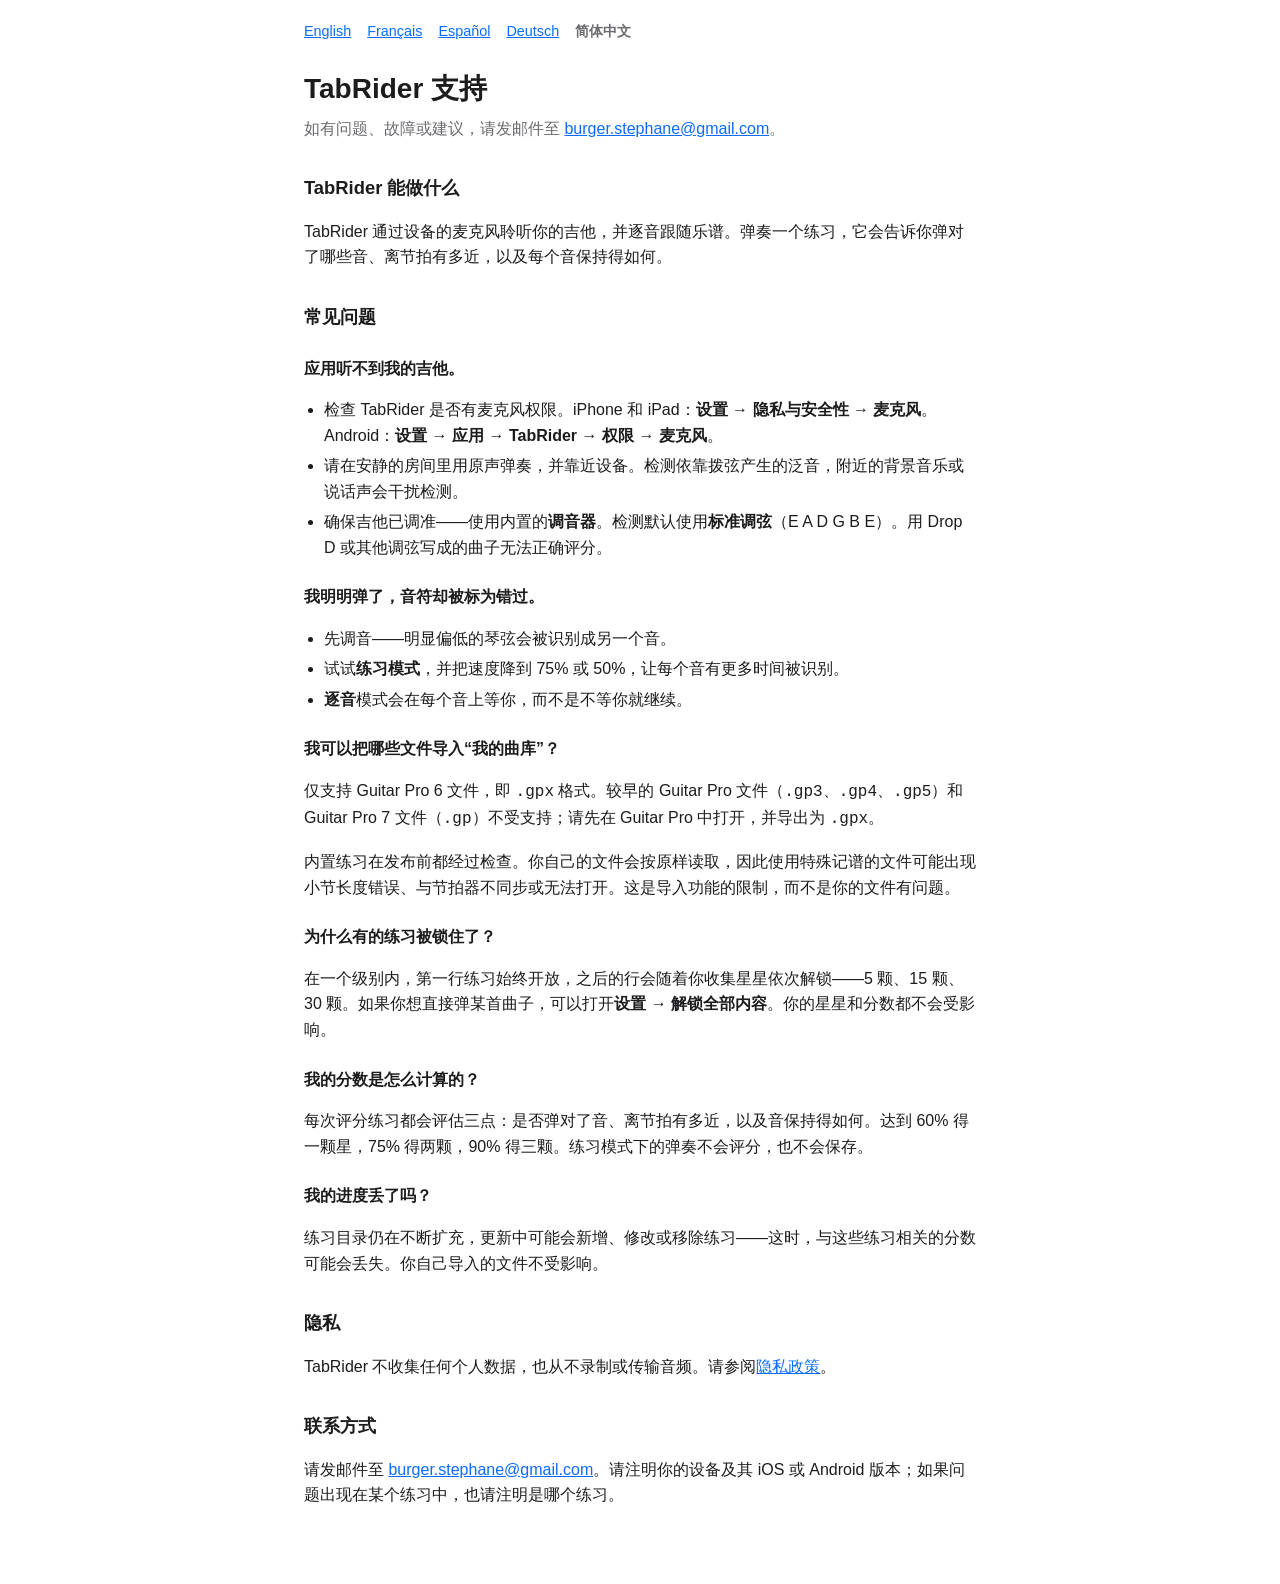
<file: zh-Hans/support.html>
<!DOCTYPE html>
<html lang="zh-Hans">
<head>
<meta charset="utf-8">
<meta name="viewport" content="width=device-width, initial-scale=1">
<title>TabRider — 支持</title>
<link rel="alternate" hreflang="en" href="https://stephaneburger.github.io/tabrider-public/support.html">
<link rel="alternate" hreflang="fr" href="https://stephaneburger.github.io/tabrider-public/fr/support.html">
<link rel="alternate" hreflang="es" href="https://stephaneburger.github.io/tabrider-public/es/support.html">
<link rel="alternate" hreflang="de" href="https://stephaneburger.github.io/tabrider-public/de/support.html">
<link rel="alternate" hreflang="zh-Hans" href="https://stephaneburger.github.io/tabrider-public/zh-Hans/support.html">
<style>
  :root { color-scheme: light dark; }
  body {
    font: 16px/1.6 -apple-system, BlinkMacSystemFont, "Segoe UI", Roboto, "PingFang SC", "Noto Sans SC", Helvetica, Arial, sans-serif;
    max-width: 42rem;
    margin: 0 auto;
    padding: 1.25rem 1.25rem 4rem;
    color: #1c1c1e;
    background: #fff;
  }
  nav { font-size: .9rem; color: #6b6b70; margin-bottom: 1.5rem; }
  nav a, nav strong { margin-right: .75rem; white-space: nowrap; }
  nav strong { color: inherit; font-weight: 600; }
  h1 { font-size: 1.75rem; margin-bottom: .25rem; }
  h2 { font-size: 1.15rem; margin-top: 2rem; }
  .meta { color: #6b6b70; margin-top: 0; }
  .note { color: #6b6b70; font-size: .9rem; margin-top: 2.5rem; }
  ul { padding-left: 1.25rem; }
  li { margin: .3rem 0; }
  a { color: #0a6cff; }
  .q { font-weight: 600; margin-top: 1.5rem; margin-bottom: .25rem; }
  @media (prefers-color-scheme: dark) {
    body { color: #e8e8ea; background: #131315; }
    .meta, nav, .note { color: #9a9aa0; }
    a { color: #5aa9ff; }
  }
</style>
</head>
<body>

<nav><a href="../support.html" hreflang="en">English</a> <a href="../fr/support.html" hreflang="fr">Français</a> <a href="../es/support.html" hreflang="es">Español</a> <a href="../de/support.html" hreflang="de">Deutsch</a> <strong>简体中文</strong></nav>

<h1>TabRider 支持</h1>
<p class="meta">如有问题、故障或建议，请发邮件至 <a href="mailto:burger.stephane@gmail.com">burger.stephane@gmail.com</a>。</p>

<h2>TabRider 能做什么</h2>
<p>TabRider 通过设备的麦克风聆听你的吉他，并逐音跟随乐谱。弹奏一个练习，它会告诉你弹对了哪些音、离节拍有多近，以及每个音保持得如何。</p>

<h2>常见问题</h2>

<p class="q">应用听不到我的吉他。</p>
<ul>
  <li>检查 TabRider 是否有麦克风权限。iPhone 和 iPad：<strong>设置 → 隐私与安全性 → 麦克风</strong>。Android：<strong>设置 → 应用 → TabRider → 权限 → 麦克风</strong>。</li>
  <li>请在安静的房间里用原声弹奏，并靠近设备。检测依靠拨弦产生的泛音，附近的背景音乐或说话声会干扰检测。</li>
  <li>确保吉他已调准——使用内置的<strong>调音器</strong>。检测默认使用<strong>标准调弦</strong>（E A D G B E）。用 Drop D 或其他调弦写成的曲子无法正确评分。</li>
</ul>

<p class="q">我明明弹了，音符却被标为错过。</p>
<ul>
  <li>先调音——明显偏低的琴弦会被识别成另一个音。</li>
  <li>试试<strong>练习模式</strong>，并把速度降到 75% 或 50%，让每个音有更多时间被识别。</li>
  <li><strong>逐音</strong>模式会在每个音上等你，而不是不等你就继续。</li>
</ul>

<p class="q">我可以把哪些文件导入“我的曲库”？</p>
<p>仅支持 Guitar Pro 6 文件，即 <code>.gpx</code> 格式。较早的 Guitar Pro 文件（<code>.gp3</code>、<code>.gp4</code>、<code>.gp5</code>）和 Guitar Pro 7 文件（<code>.gp</code>）不受支持；请先在 Guitar Pro 中打开，并导出为 <code>.gpx</code>。</p>
<p>内置练习在发布前都经过检查。你自己的文件会按原样读取，因此使用特殊记谱的文件可能出现小节长度错误、与节拍器不同步或无法打开。这是导入功能的限制，而不是你的文件有问题。</p>

<p class="q">为什么有的练习被锁住了？</p>
<p>在一个级别内，第一行练习始终开放，之后的行会随着你收集星星依次解锁——5 颗、15 颗、30 颗。如果你想直接弹某首曲子，可以打开<strong>设置 → 解锁全部内容</strong>。你的星星和分数都不会受影响。</p>

<p class="q">我的分数是怎么计算的？</p>
<p>每次评分练习都会评估三点：是否弹对了音、离节拍有多近，以及音保持得如何。达到 60% 得一颗星，75% 得两颗，90% 得三颗。练习模式下的弹奏不会评分，也不会保存。</p>

<p class="q">我的进度丢了吗？</p>
<p>练习目录仍在不断扩充，更新中可能会新增、修改或移除练习——这时，与这些练习相关的分数可能会丢失。你自己导入的文件不受影响。</p>

<h2>隐私</h2>
<p>TabRider 不收集任何个人数据，也从不录制或传输音频。请参阅<a href="privacy.html">隐私政策</a>。</p>

<h2>联系方式</h2>
<p>请发邮件至 <a href="mailto:burger.stephane@gmail.com">burger.stephane@gmail.com</a>。请注明你的设备及其 iOS 或 Android 版本；如果问题出现在某个练习中，也请注明是哪个练习。</p>

</body>
</html>
</file>
<file: style.css>
/* Landing page (index.html in every language). The privacy and support pages
   keep their own inline styles. Dark only, like the app's menus and its icon. */

:root {
  --bg: #0f0f11;
  --panel: #1a1a1d;
  --line: #2a2a2e;
  --text: #ececee;
  --muted: #9a9aa0;
  --gold: #f2bd3c;   /* the icon's gold and the app's star colour */
  --green: #34c759;  /* a correctly played note */
  color-scheme: dark;
}

* { box-sizing: border-box; }

body {
  margin: 0;
  background: var(--bg);
  color: var(--text);
  font: 17px/1.6 -apple-system, BlinkMacSystemFont, "Segoe UI", Roboto, "PingFang SC", "Noto Sans SC", Helvetica, Arial, sans-serif;
}

a { color: var(--gold); }
img { max-width: 100%; height: auto; display: block; }

.wrap { max-width: 68rem; margin: 0 auto; padding: 0 1.25rem; }

/* Top bar: name on the left, language menu on the right */
header .wrap {
  display: flex;
  flex-wrap: wrap;
  gap: .5rem 1.5rem;
  align-items: center;
  justify-content: space-between;
  padding-top: 1rem;
  padding-bottom: 1rem;
}
.brand { display: flex; align-items: center; gap: .6rem; font-weight: 700; font-size: 1.1rem; color: var(--text); text-decoration: none; }
.brand img { width: 36px; height: 36px; border-radius: 8px; }
.langs { position: relative; font-size: .9rem; }
.langs summary {
  list-style: none;
  cursor: pointer;
  display: flex;
  align-items: center;
  gap: .4rem;
  padding: .35rem .7rem;
  border: 1px solid var(--line);
  border-radius: 999px;
  color: var(--muted);
}
.langs summary::-webkit-details-marker { display: none; }
.langs summary:hover, .langs[open] summary { color: var(--text); }
.langs svg { fill: none; stroke: currentColor; stroke-width: 1.5; }
.langs nav {
  position: absolute;
  right: 0;
  top: calc(100% + .4rem);
  z-index: 1;
  min-width: 9rem;
  padding: .4rem 0;
  background: var(--panel);
  border: 1px solid var(--line);
  border-radius: 12px;
  box-shadow: 0 10px 30px rgba(0, 0, 0, .5);
}
.langs nav a, .langs nav strong { display: block; padding: .4rem 1rem; white-space: nowrap; }
.langs nav a { color: var(--muted); text-decoration: none; }
.langs nav a:hover { color: var(--text); background: var(--line); }
.langs nav strong { color: var(--text); font-weight: 600; }

/* Hero */
.hero { text-align: center; padding: 3rem 0 2rem; }
.hero .icon { width: 112px; height: 112px; border-radius: 25px; margin: 0 auto 1.5rem; box-shadow: 0 8px 40px rgba(242, 189, 60, .25); }
.hero h1 { font-size: clamp(2rem, 6vw, 3.4rem); line-height: 1.1; margin: 0 0 1rem; letter-spacing: -.02em; }
.hero .lead { font-size: 1.2rem; color: var(--muted); max-width: 38rem; margin: 0 auto 2rem; }

/* Official store badges. The Google Play PNG has transparent padding built in
   (the badge is about 2/3 of the image height), so it is drawn taller and pulled
   in with negative margins to look the same height as the App Store badge. */
.stores { display: flex; flex-wrap: wrap; gap: 1rem; justify-content: center; align-items: center; }
.stores .appstore { height: 50px; width: auto; }
.stores .googleplay { height: 75px; width: auto; margin: -12.5px -10px; }

/* Screenshots: the iPhone is landscape-only during a session, so every capture is wide */
.shot { border-radius: 18px; border: 1px solid var(--line); box-shadow: 0 20px 60px rgba(0, 0, 0, .5); }
.hero .shot { margin: 3rem auto 0; width: min(100%, 60rem); }

section { padding: 3.5rem 0; }
section > .wrap > h2 { font-size: clamp(1.6rem, 4vw, 2.2rem); text-align: center; margin: 0 0 2.5rem; }

/* How it works: three steps, image and text side by side on wide screens */
.step { display: grid; gap: 1.5rem 3rem; align-items: center; margin-bottom: 3.5rem; }
.step h3 { font-size: 1.4rem; margin: 0 0 .5rem; }
.step p { color: var(--muted); margin: 0; }
.num { color: var(--gold); font-weight: 700; font-size: .95rem; letter-spacing: .08em; }
@media (min-width: 800px) {
  .step { grid-template-columns: 3fr 2fr; }
  .step:nth-of-type(even) .shot { order: 2; }
}

/* Features: three with a screenshot, then a list of smaller ones */
.cards { display: grid; gap: 1.5rem; }
@media (min-width: 800px) { .cards { grid-template-columns: repeat(3, 1fr); } }
.card { background: var(--panel); border: 1px solid var(--line); border-radius: 18px; overflow: hidden; }
.card img { border-bottom: 1px solid var(--line); }
.card div { padding: 1.1rem 1.25rem 1.4rem; }
.card h3 { margin: 0 0 .35rem; font-size: 1.1rem; }
.card p { margin: 0; color: var(--muted); font-size: .95rem; }

.more { list-style: none; padding: 0; margin: 2.5rem 0 0; display: grid; gap: 1rem 2rem; }
@media (min-width: 800px) { .more { grid-template-columns: repeat(2, 1fr); } }
.more li { padding-left: 1.6rem; position: relative; color: var(--muted); }
.more li::before { content: "✓"; color: var(--green); font-weight: 700; position: absolute; left: 0; }
.more strong { color: var(--text); }

/* Closing call to action */
.cta { text-align: center; border-top: 1px solid var(--line); }
.cta h2 { margin-bottom: 1rem !important; }
.cta p { color: var(--muted); margin: 0 0 2rem; }

footer { border-top: 1px solid var(--line); padding: 2rem 0 3rem; color: var(--muted); font-size: .9rem; }
footer .wrap { display: flex; flex-wrap: wrap; gap: .5rem 1.5rem; justify-content: space-between; }
footer a { color: var(--muted); }
footer nav a { margin-right: 1.25rem; }
</file>
